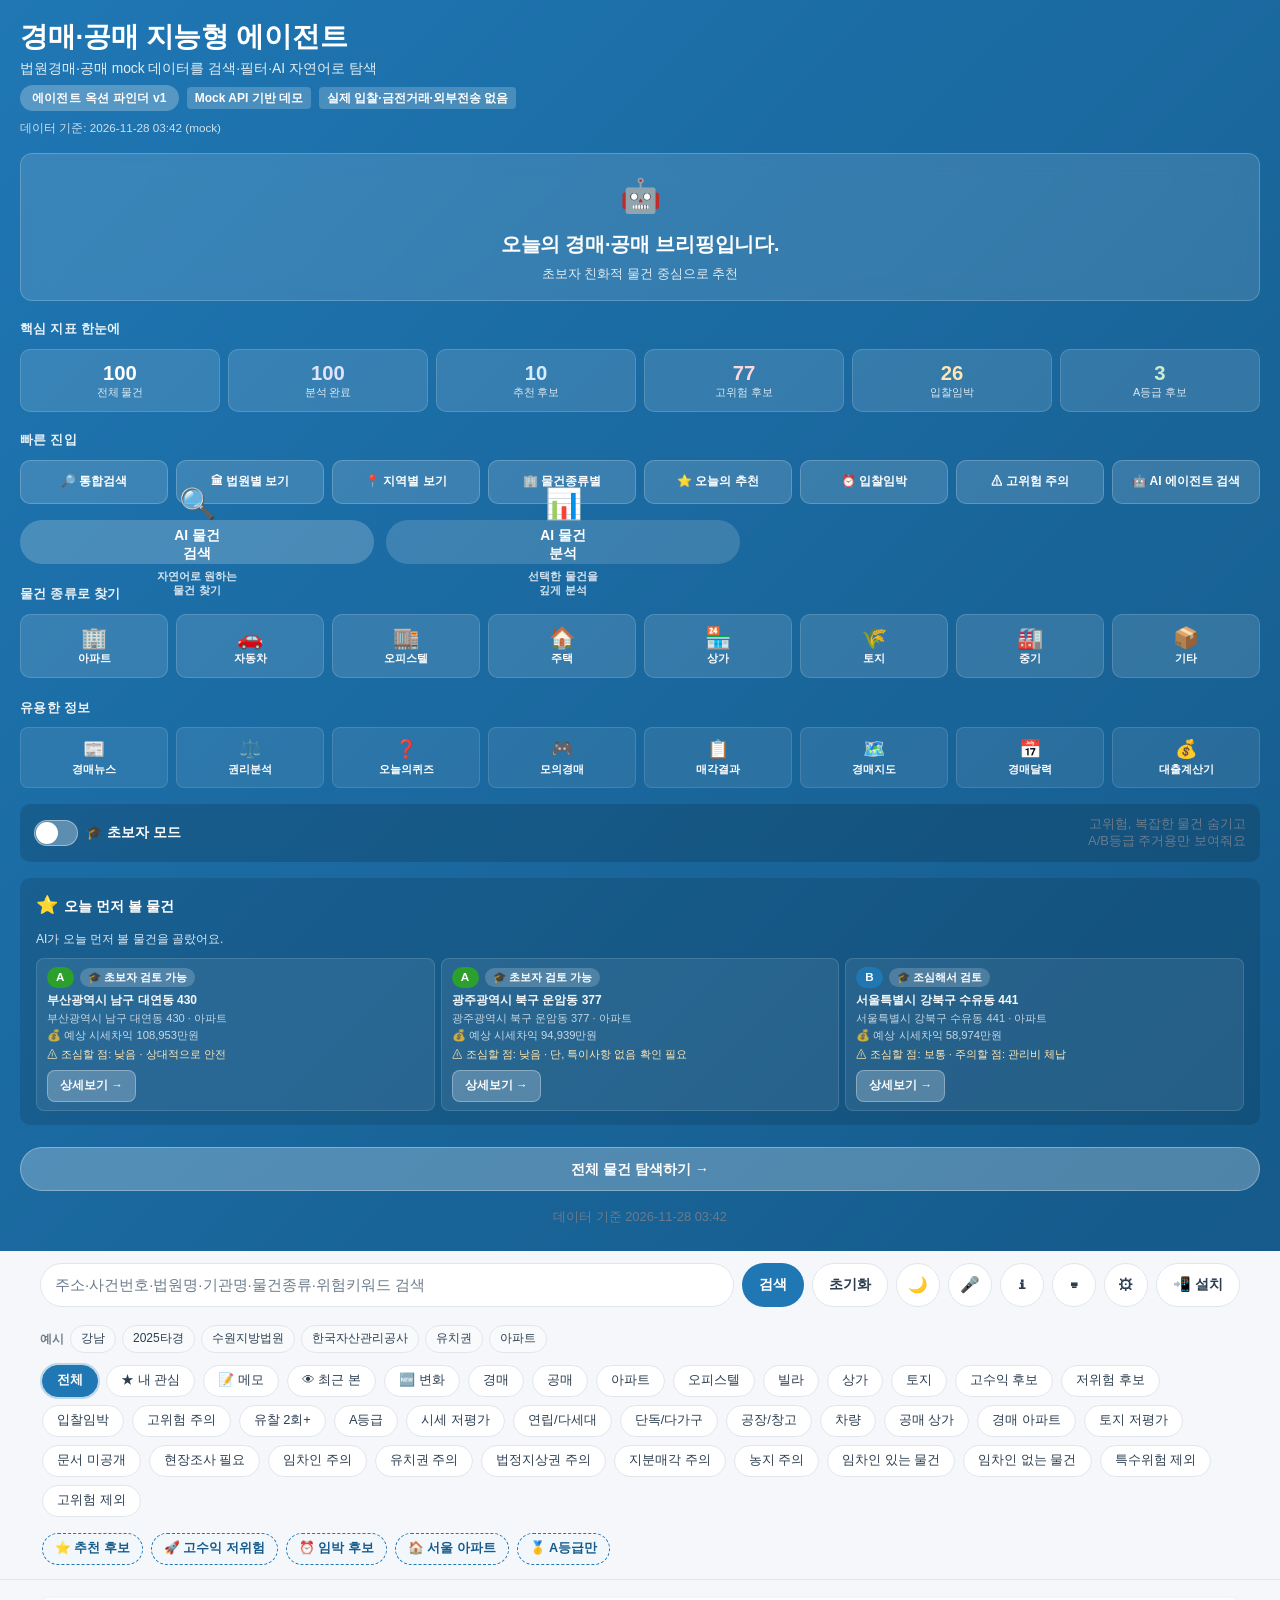
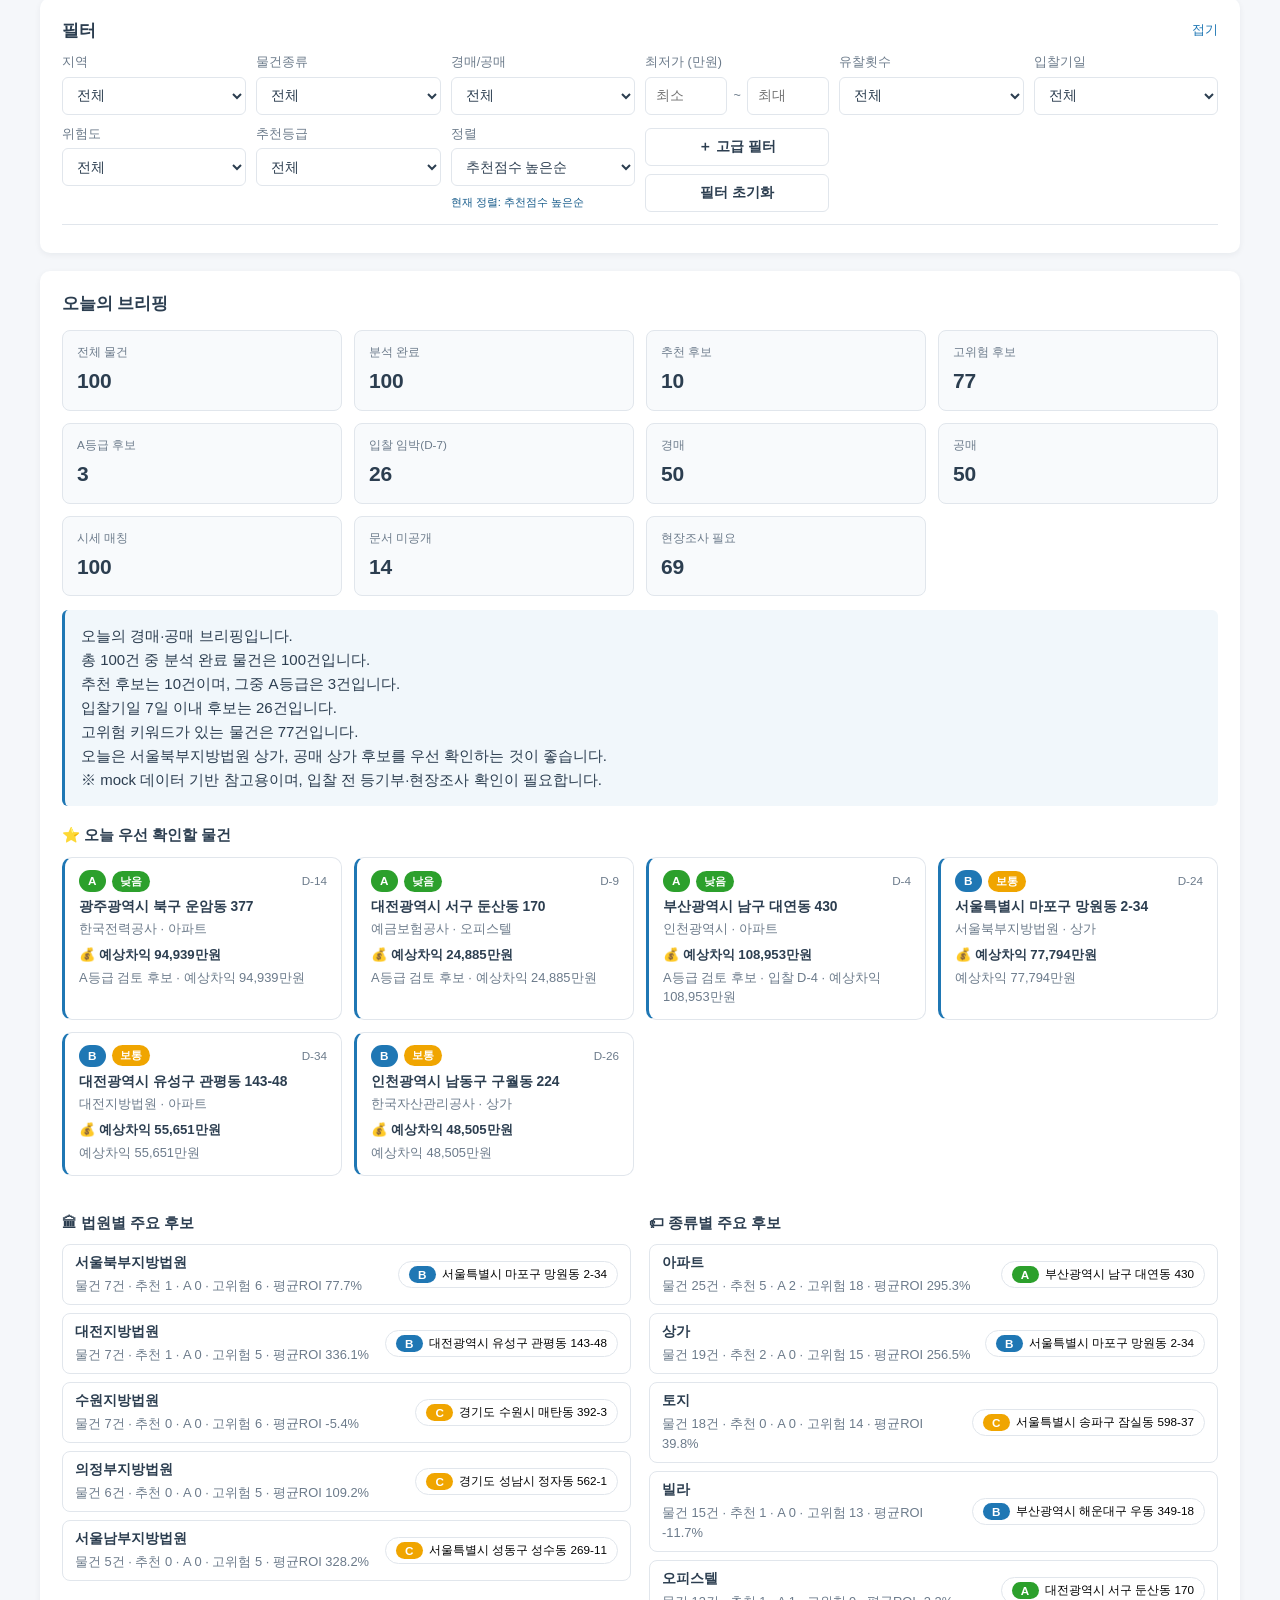
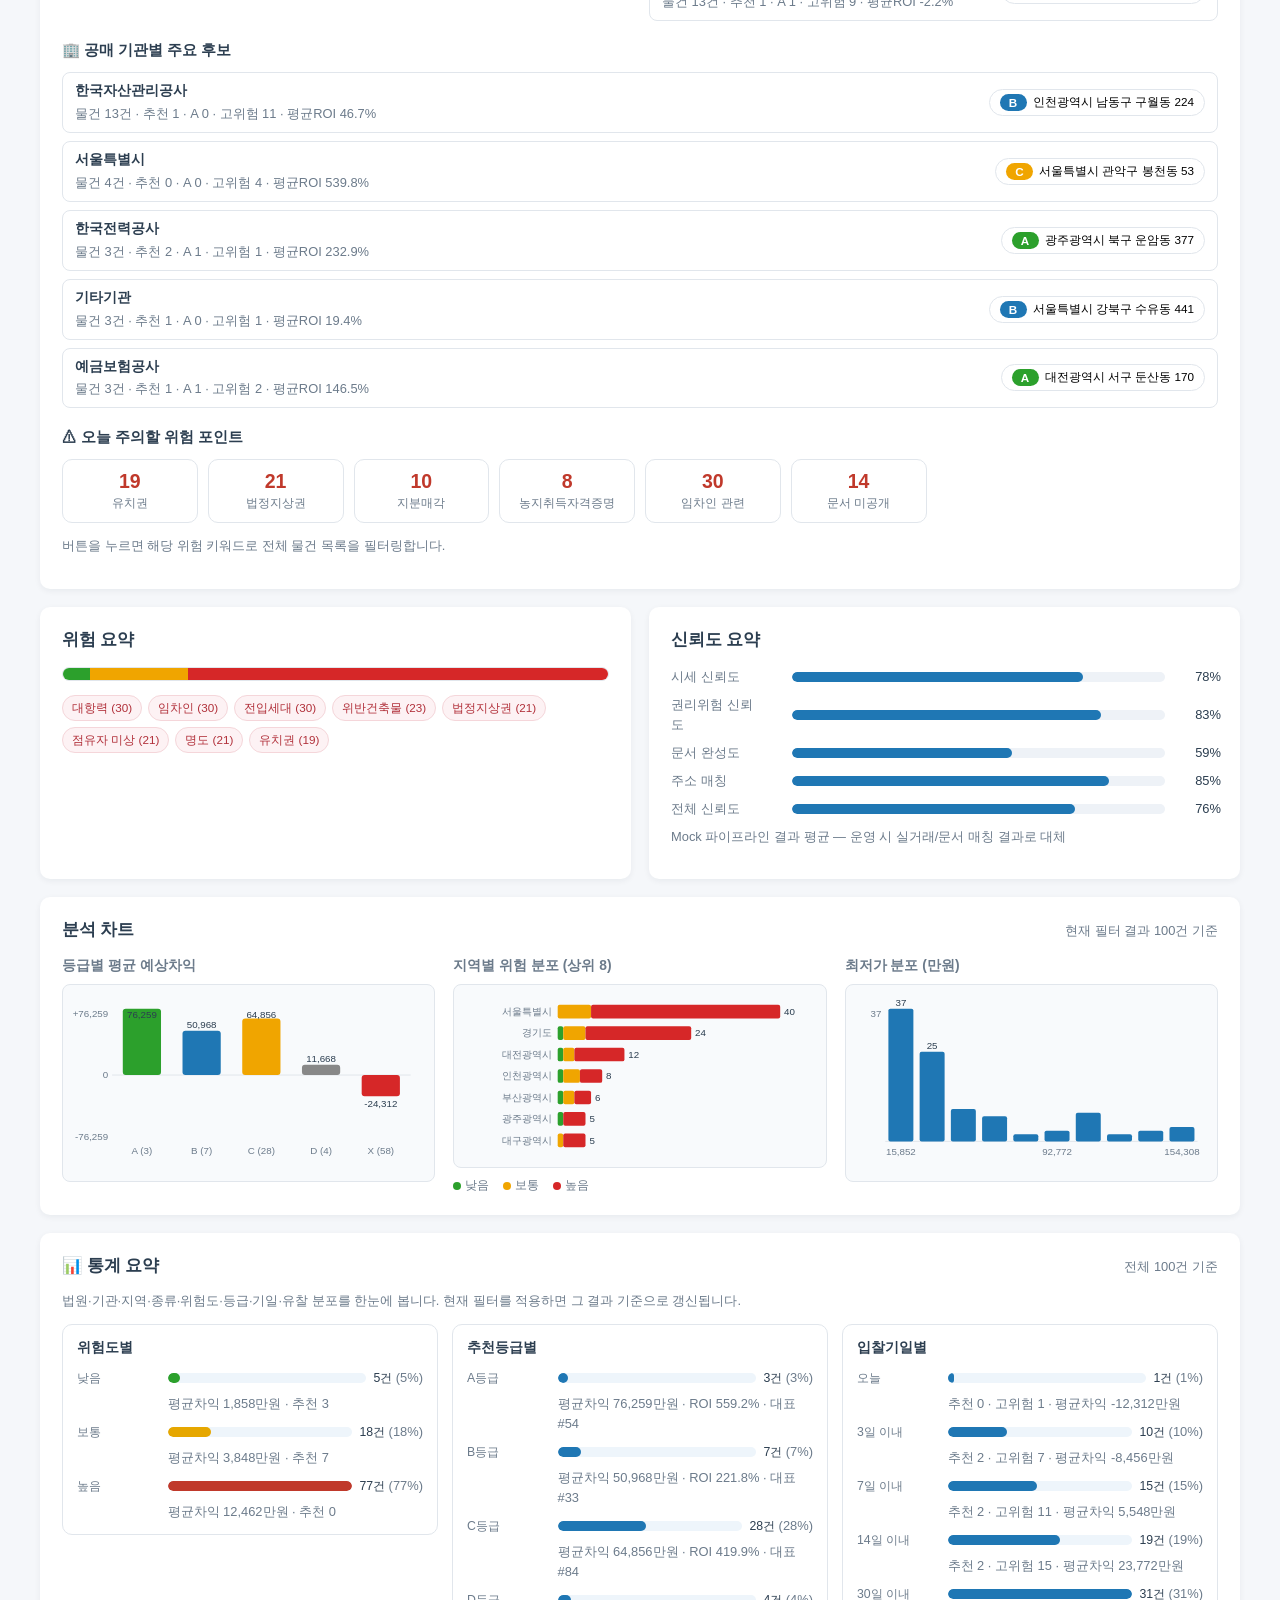
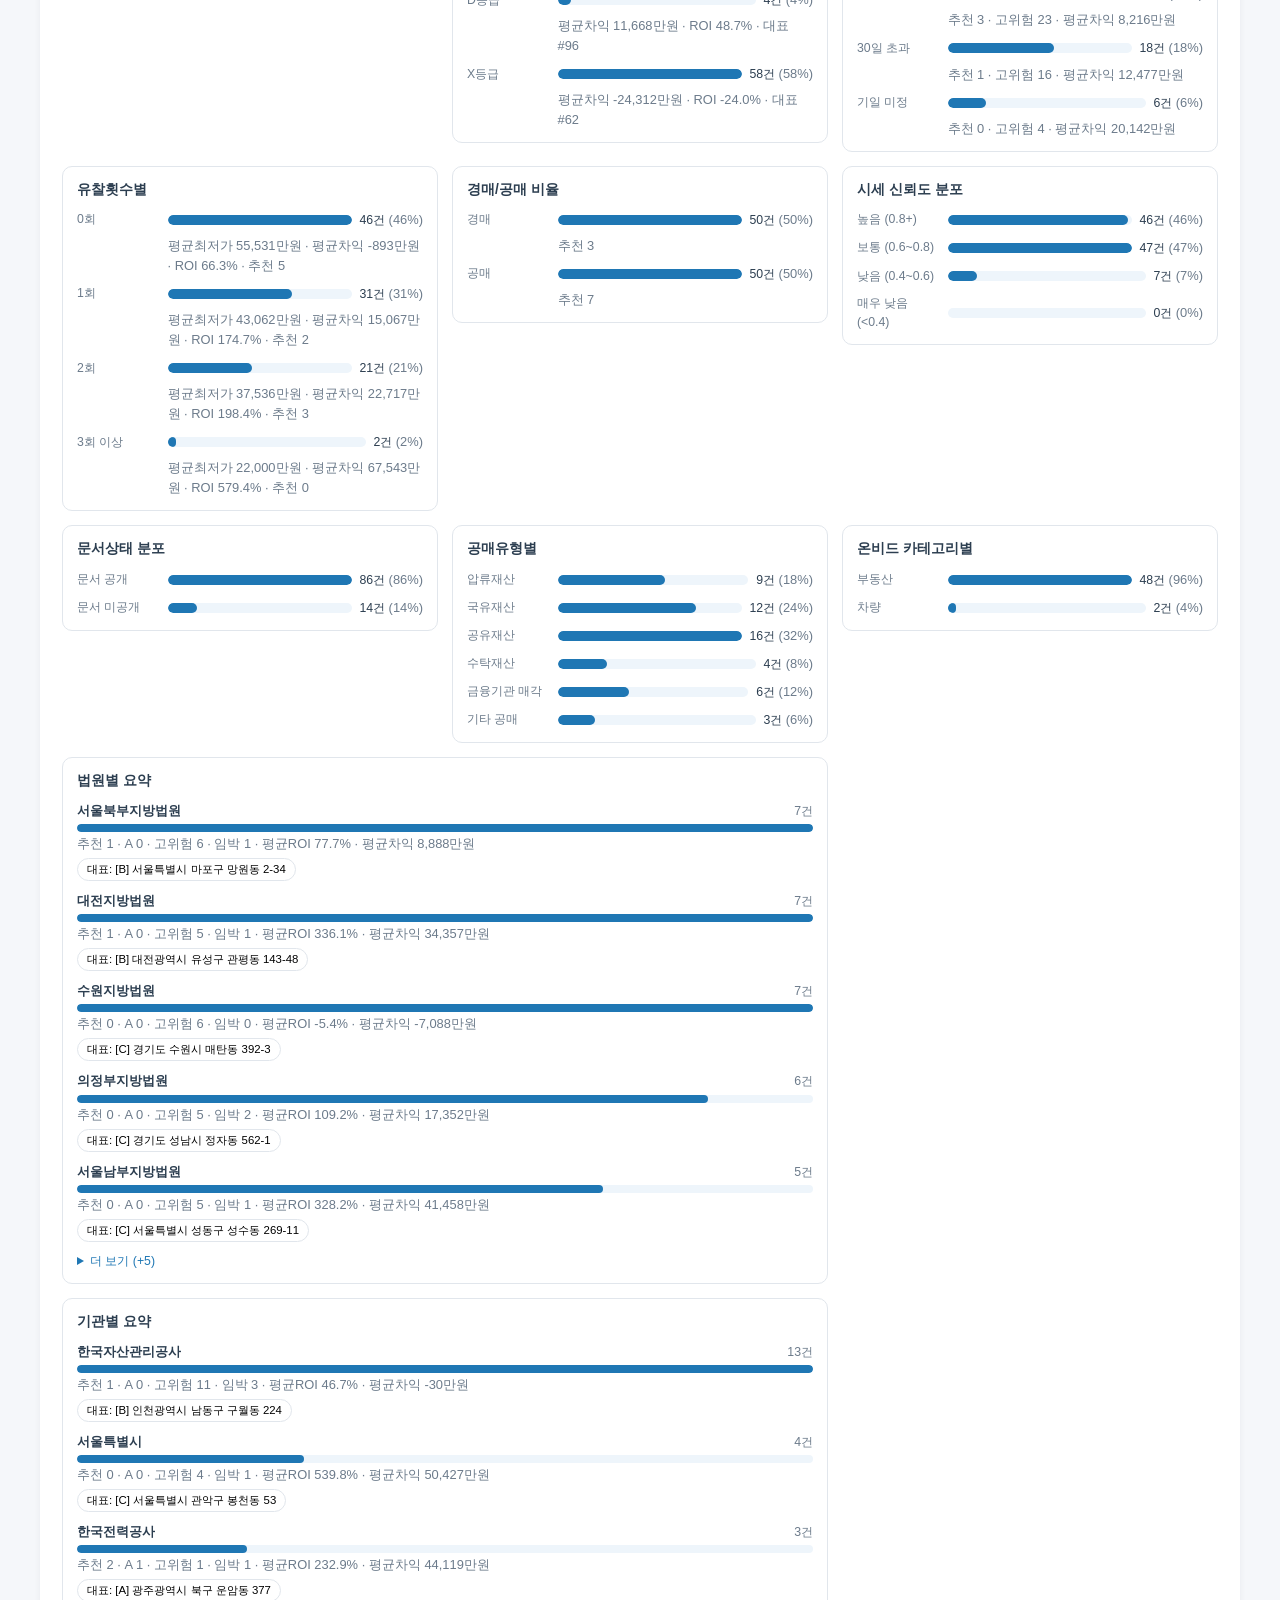
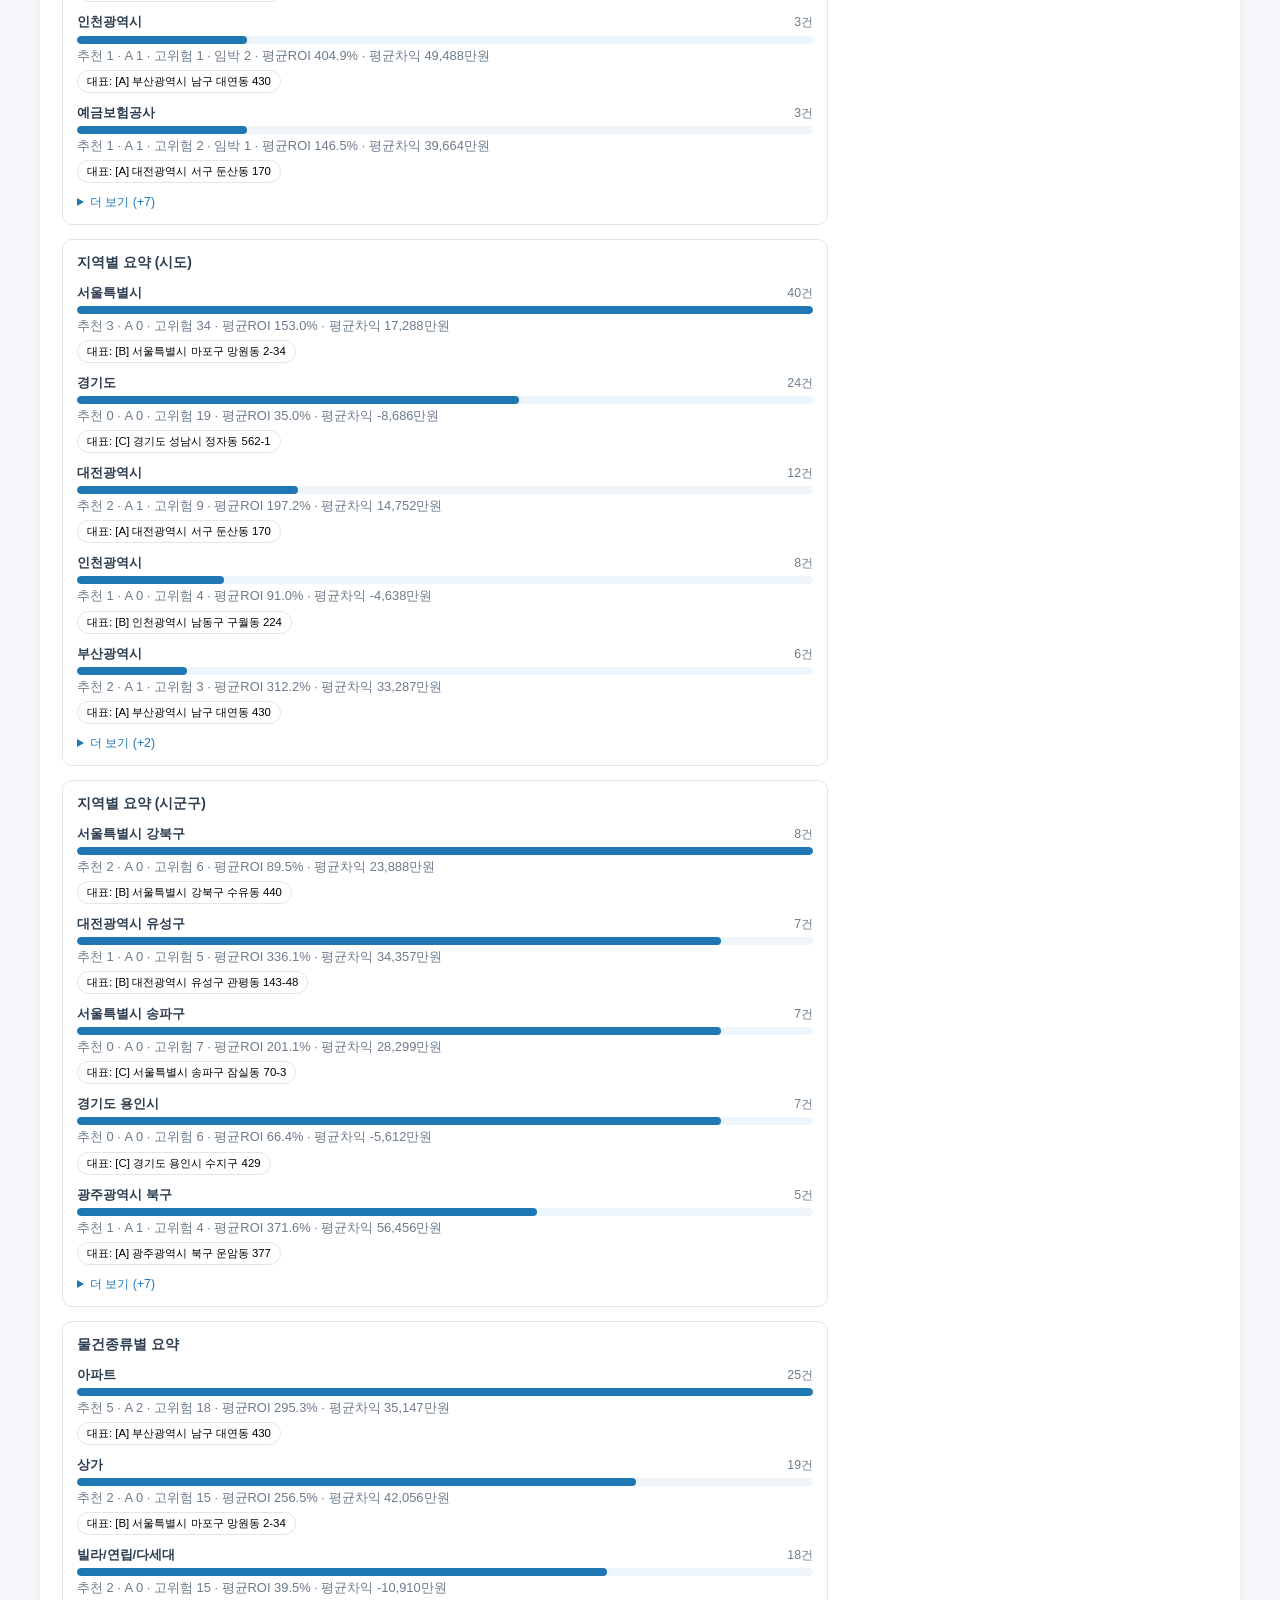
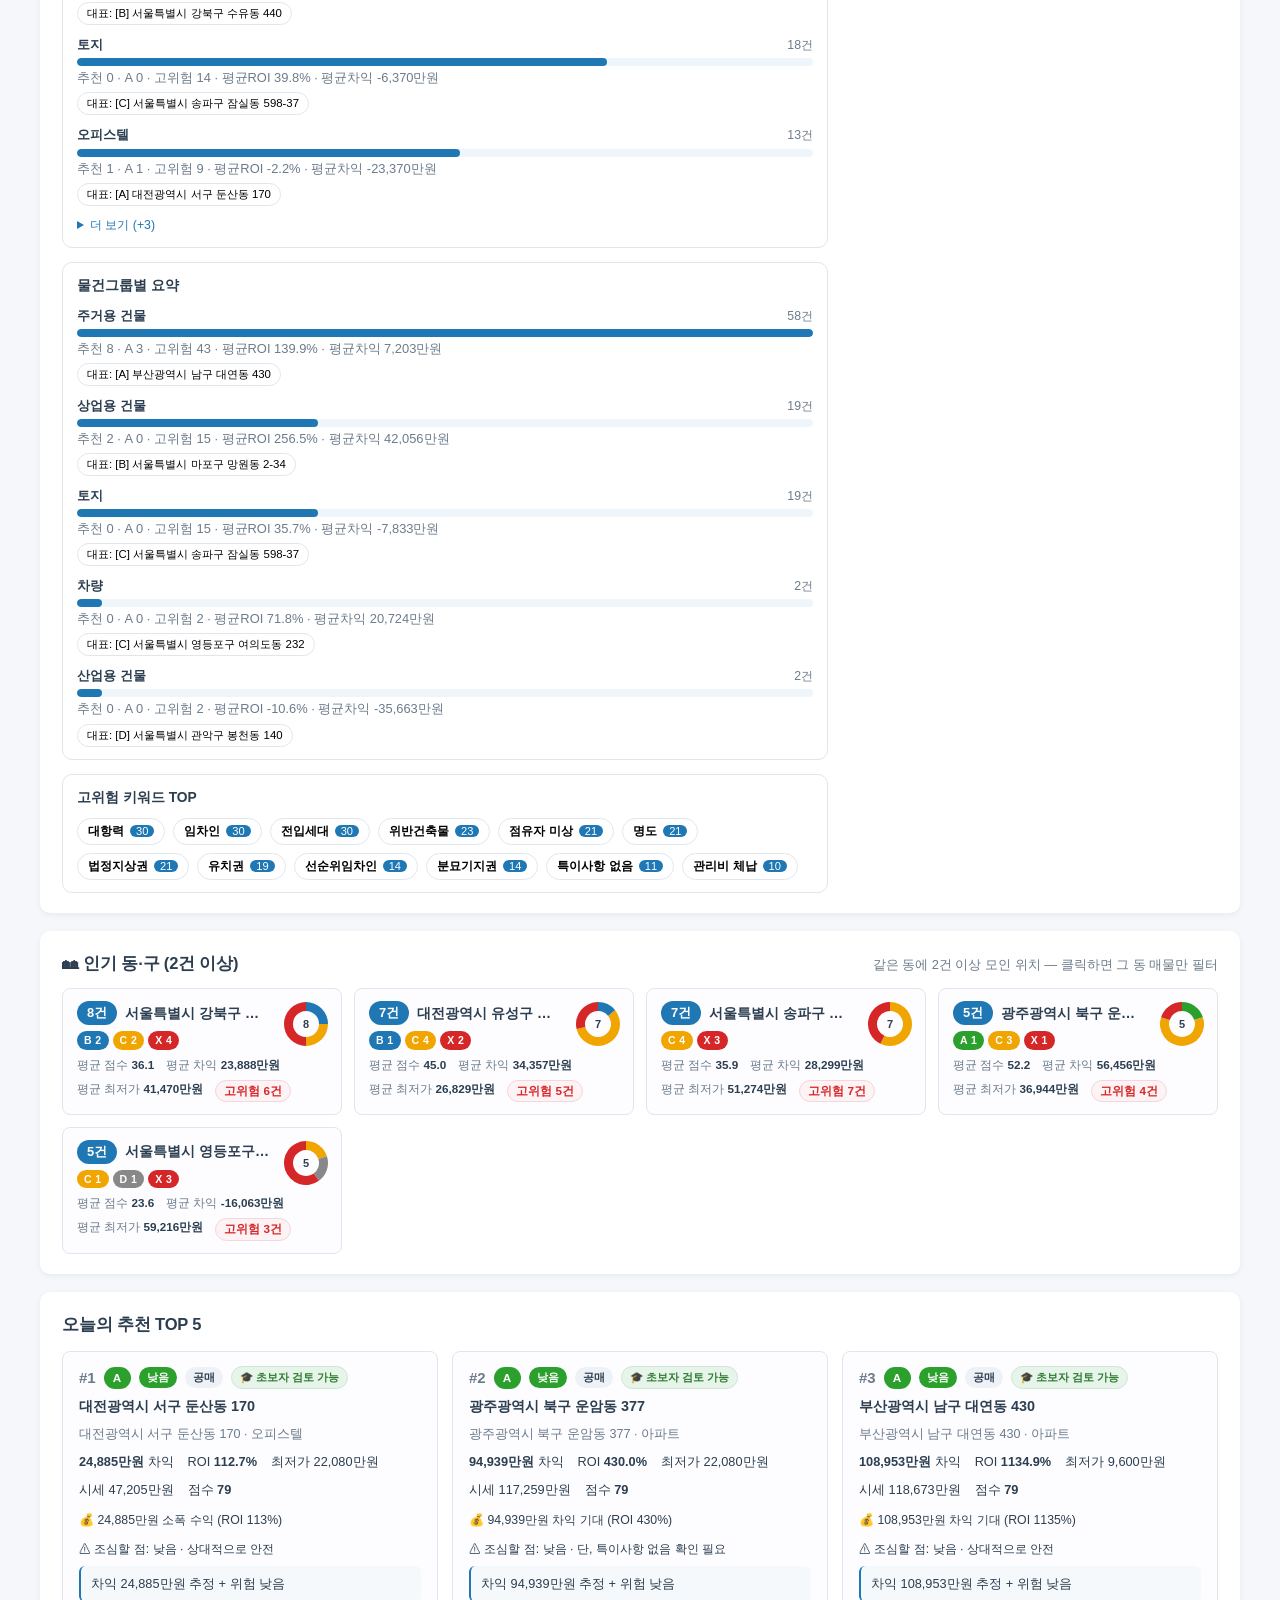
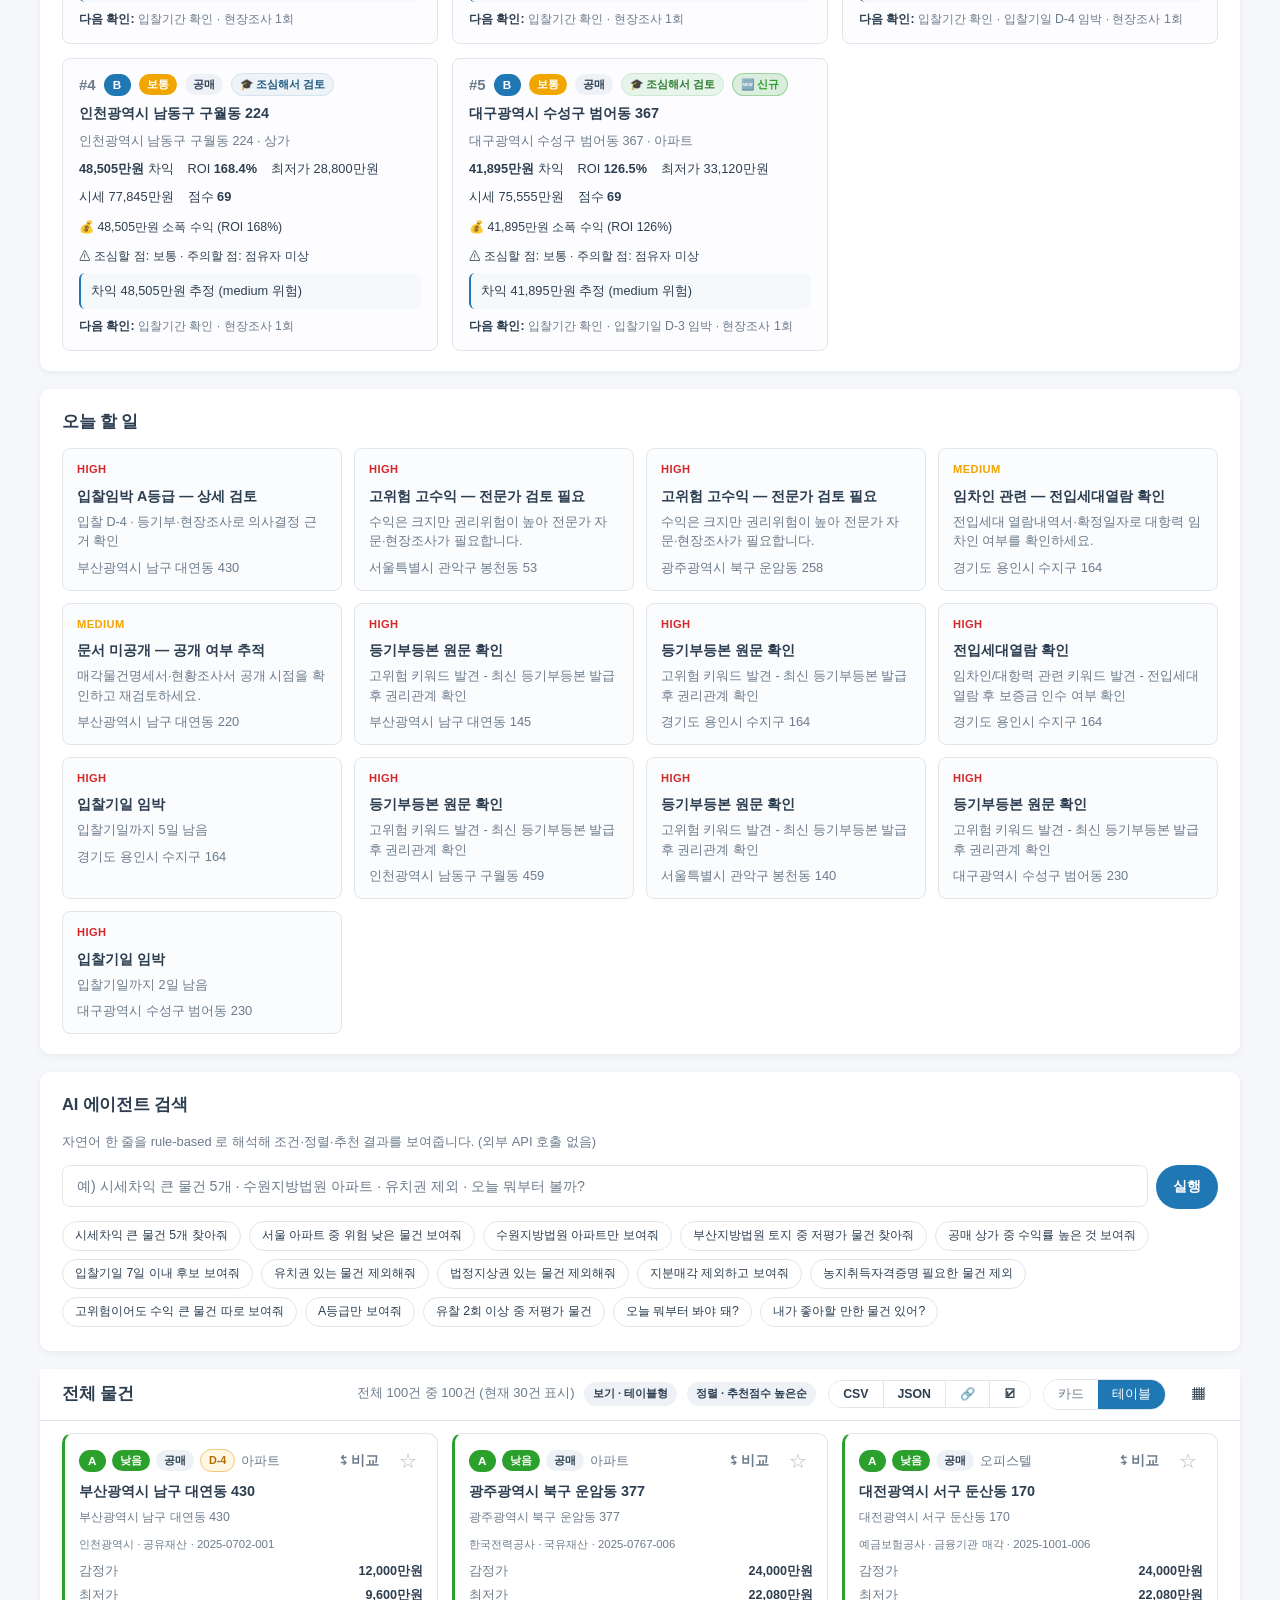
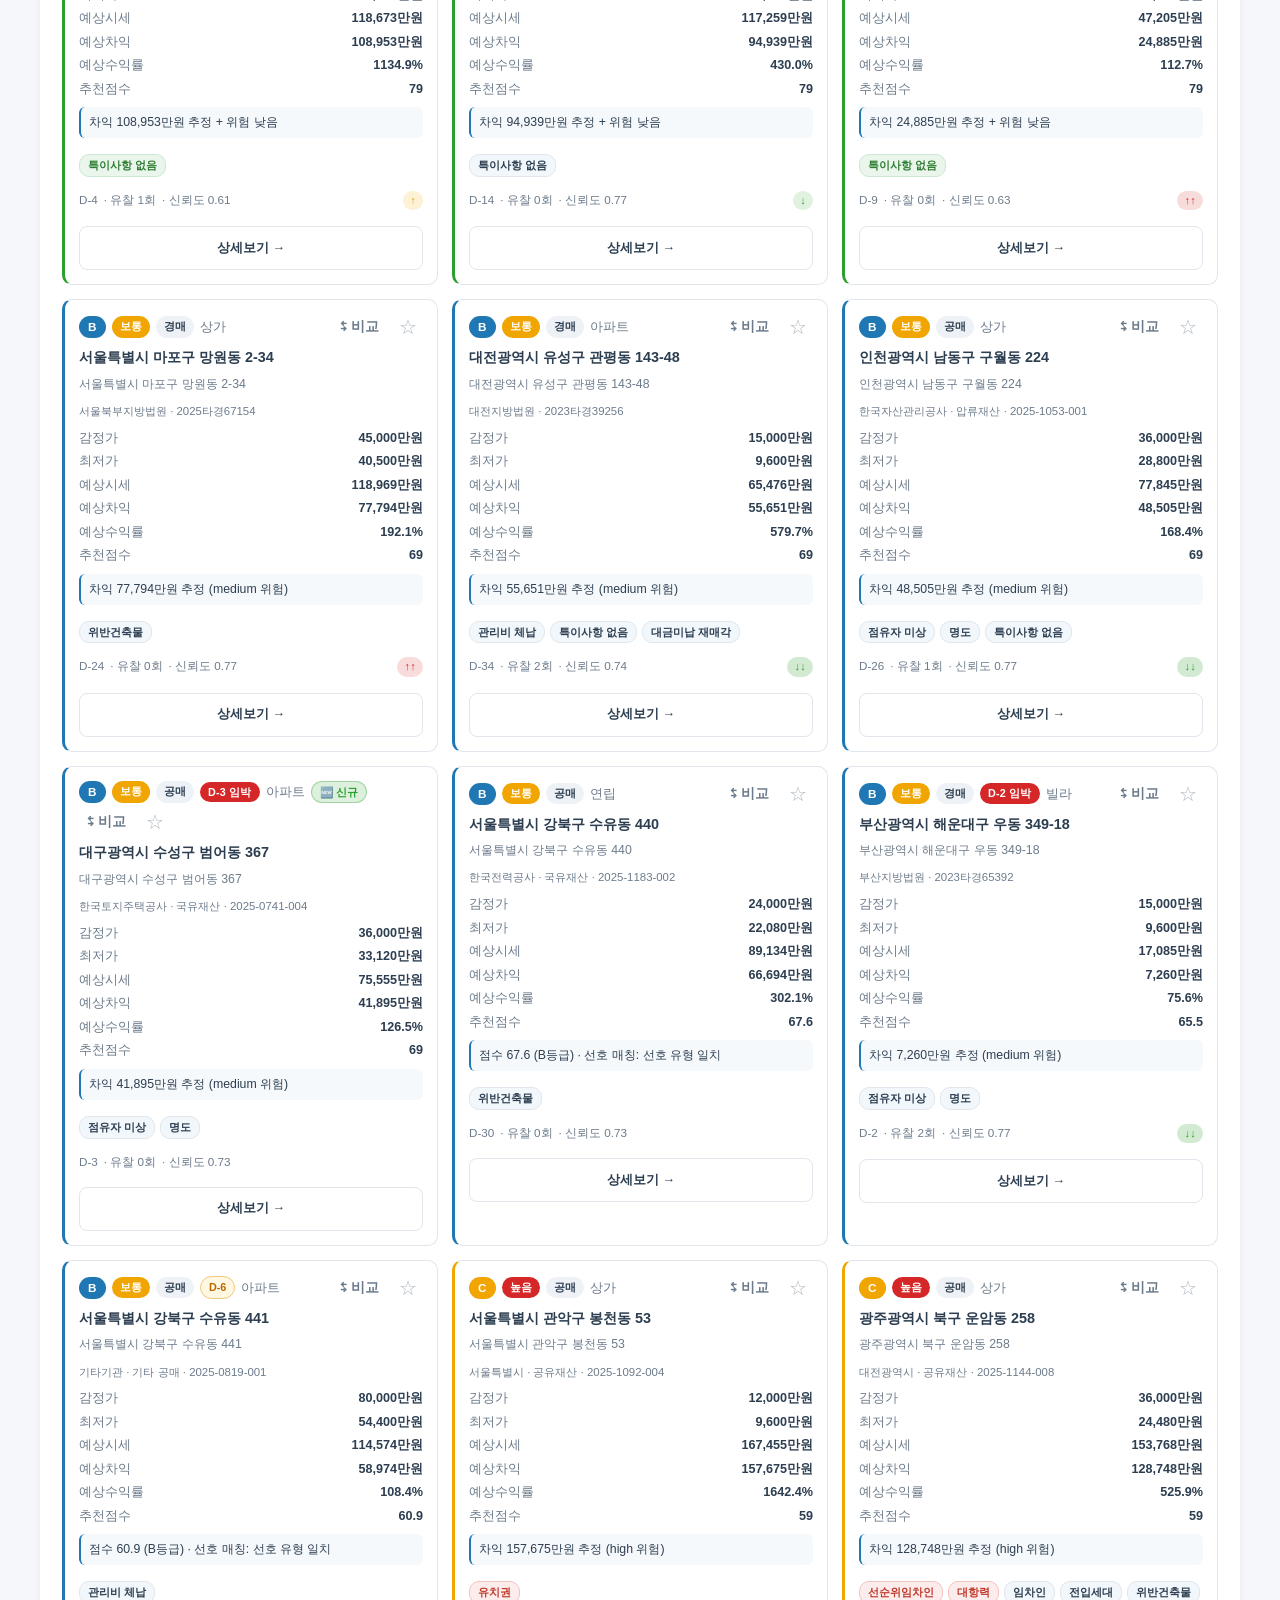
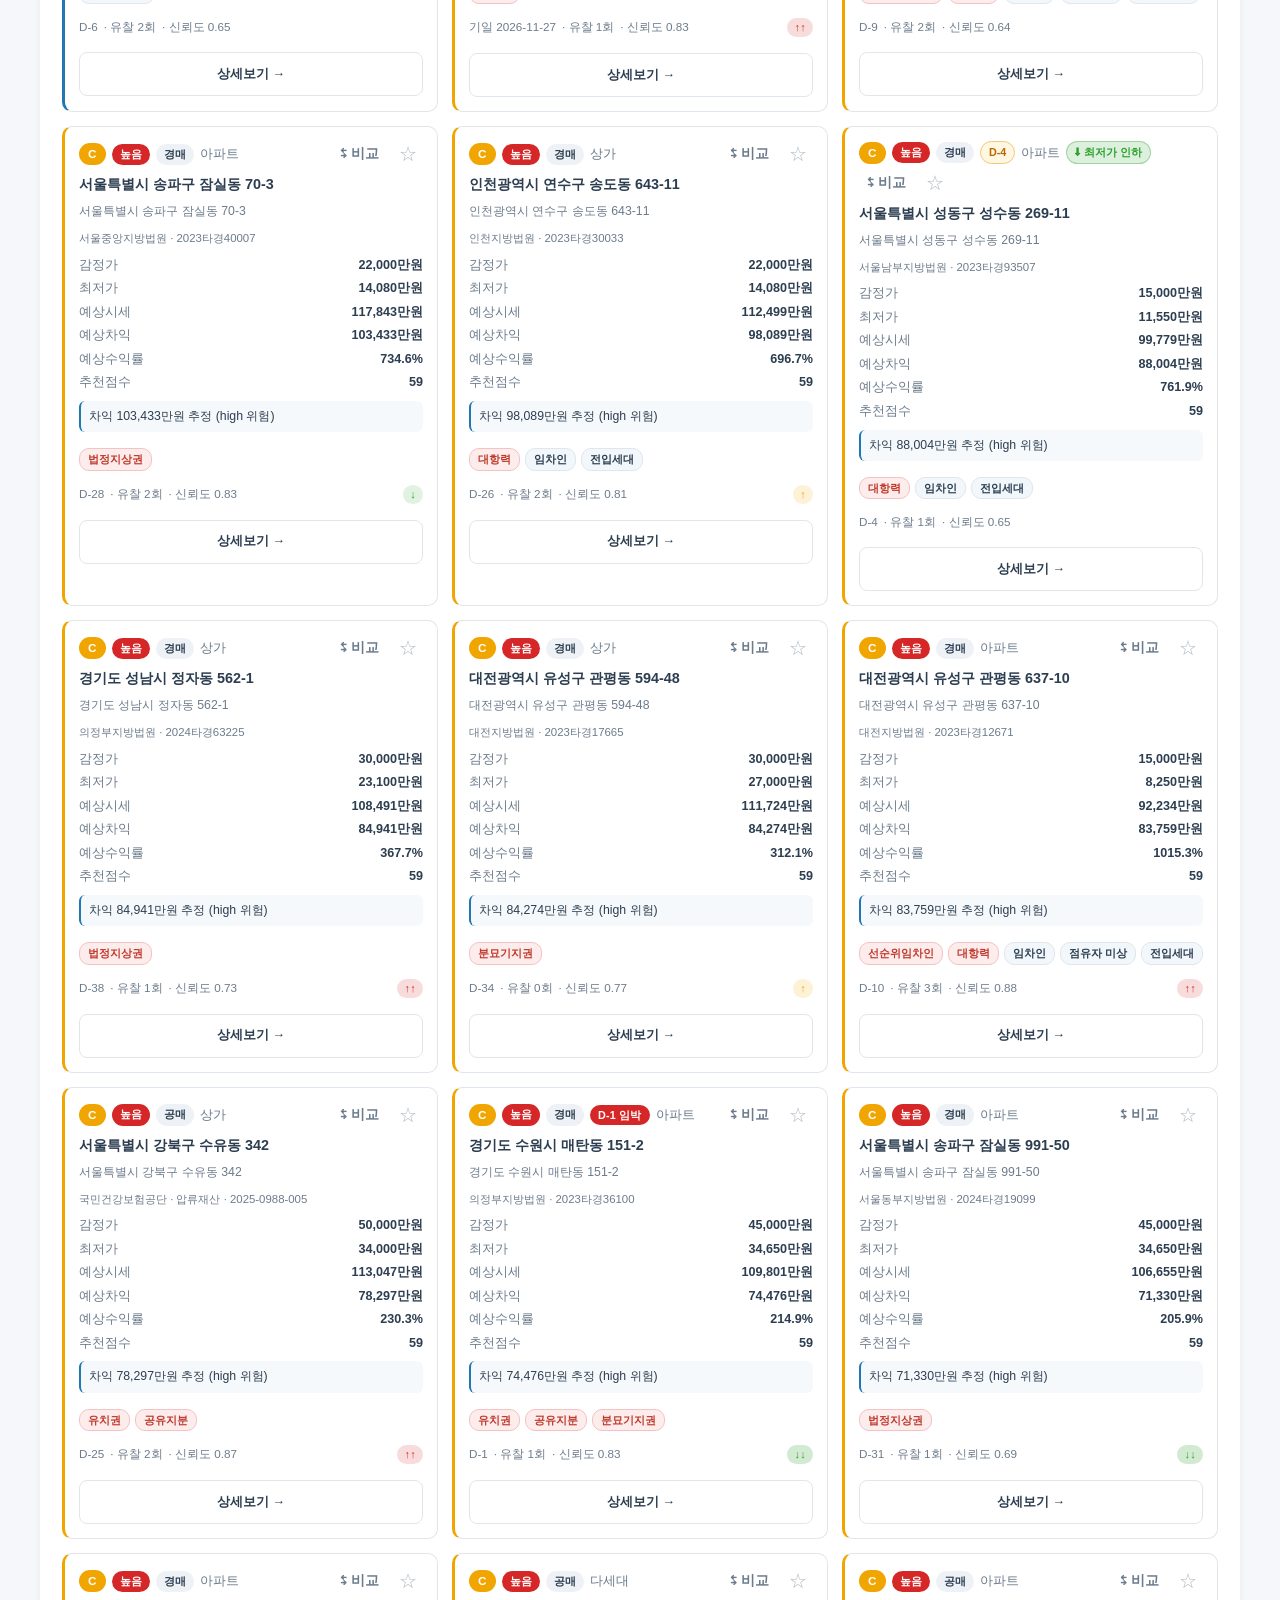
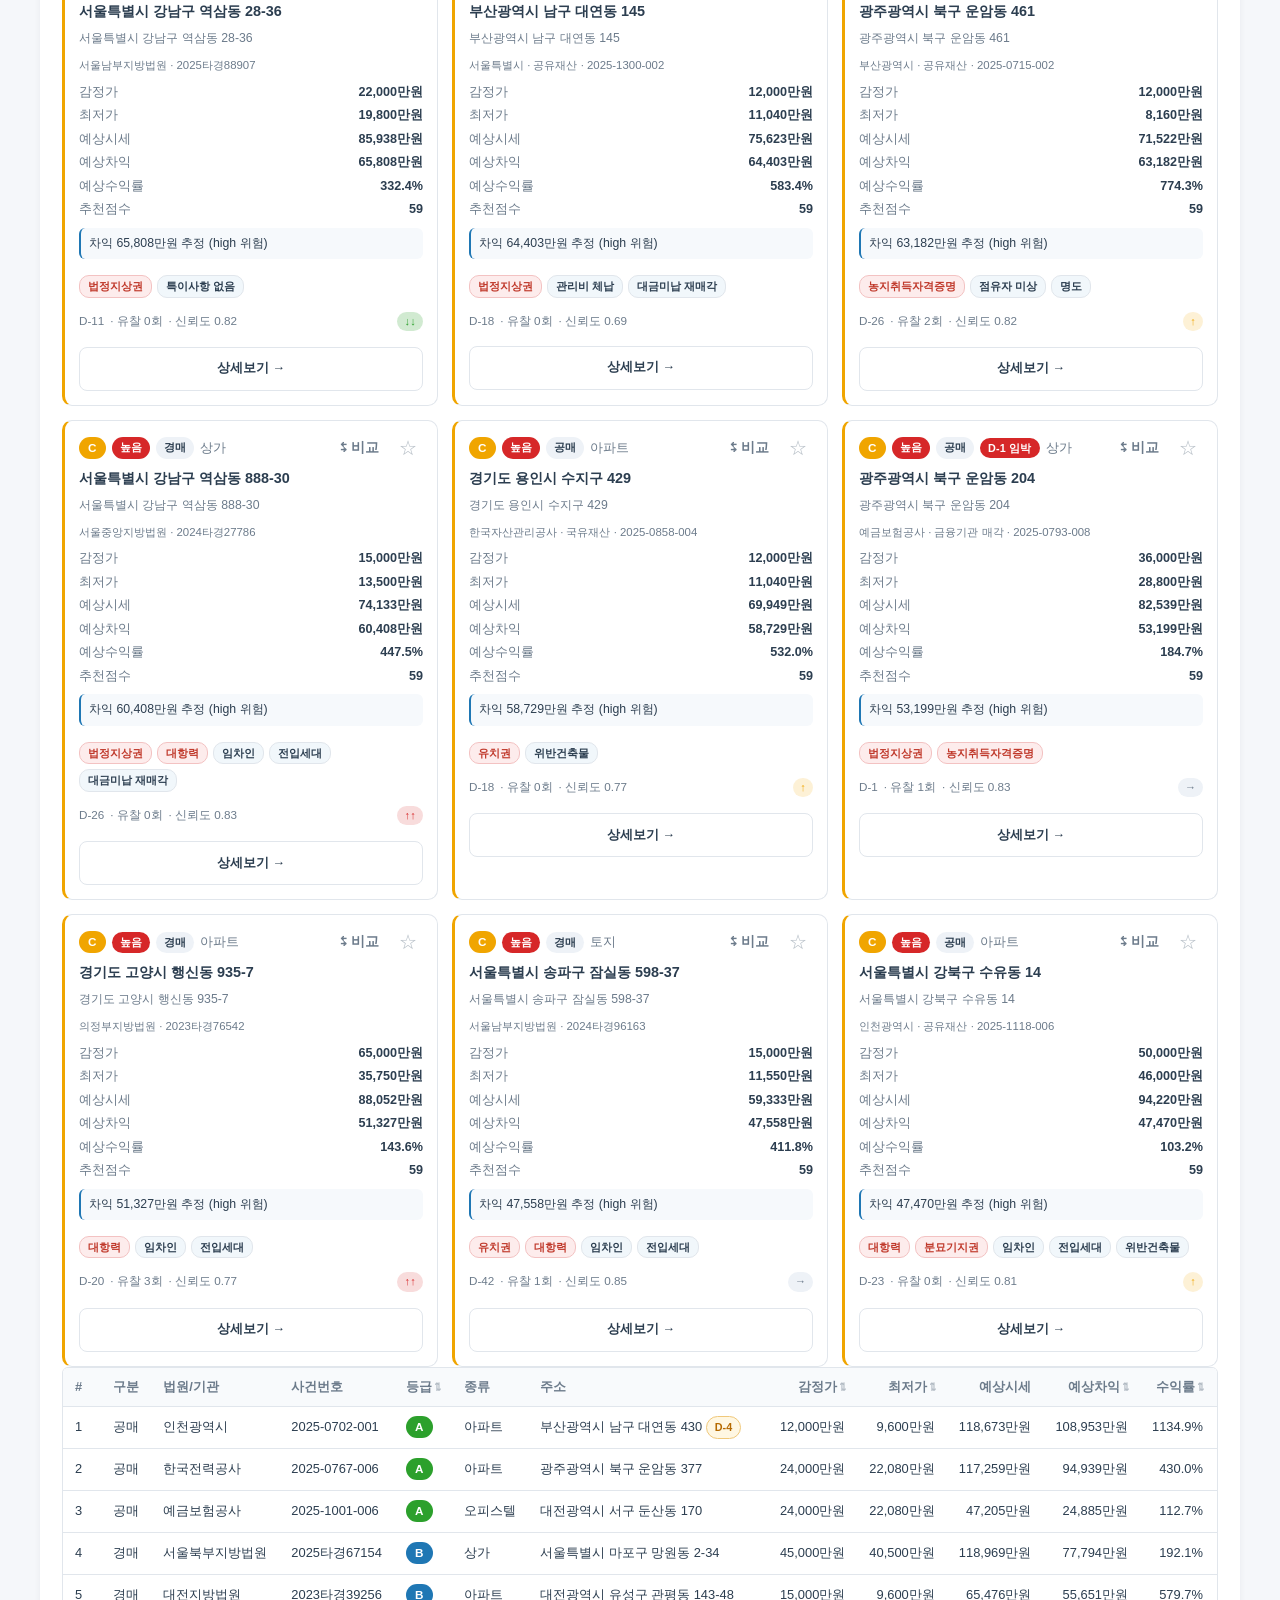
<file: docs/index.html>
<!DOCTYPE html>
<html lang="ko">
<head>
  <meta charset="UTF-8" />
  <meta name="viewport" content="width=device-width, initial-scale=1.0, viewport-fit=cover" />
  <meta name="theme-color" content="#1f77b4" />
  <title>경매·공매 지능형 에이전트 — 탐색형 대시보드</title>
  <meta name="description" content="법원경매·공매 mock 데이터를 검색·필터·AI 추천으로 탐색하는 정적 대시보드. 실제 입찰/금전거래는 하지 않습니다." />
  <meta name="robots" content="index,follow" />
  <link rel="canonical" href="https://1976haru.github.io/auction/" />
  <!-- Open Graph / Twitter -->
  <meta property="og:type" content="website" />
  <meta property="og:url" content="https://1976haru.github.io/auction/" />
  <meta property="og:title" content="경매·공매 지능형 에이전트" />
  <meta property="og:description" content="법원경매·공매 mock 데이터를 검색·필터·AI 자연어로 탐색하는 정적 대시보드. PWA 설치 지원, 라이브러리 0." />
  <meta property="og:image" content="https://1976haru.github.io/auction/icons/icon.svg" />
  <meta property="og:locale" content="ko_KR" />
  <meta name="twitter:card" content="summary" />
  <meta name="twitter:title" content="경매·공매 지능형 에이전트" />
  <meta name="twitter:description" content="법원경매·공매 mock 데이터를 검색·필터·AI로 탐색하는 정적 대시보드." />
  <link rel="manifest" href="manifest.webmanifest" />
  <link rel="icon" type="image/svg+xml" href="icons/icon.svg" />
  <link rel="apple-touch-icon" href="icons/icon.svg" />
  <link rel="alternate" type="application/rss+xml" title="경매·공매 추천 매물 (점수순)" href="feed.xml" />
  <meta name="apple-mobile-web-app-capable" content="yes" />
  <meta name="apple-mobile-web-app-status-bar-style" content="default" />
  <meta name="apple-mobile-web-app-title" content="경매에이전트" />
  <link rel="stylesheet" href="styles.css" />
  <script>
    /* FOUC 방지: 저장된 테마 / OS 다크 우선 */
    (function () {
      try {
        var saved = localStorage.getItem("auction:theme:v1");
        if (saved === "dark" || saved === "light") {
          document.documentElement.setAttribute("data-theme", saved);
        }
      } catch (e) {}
    })();
  </script>
</head>
<body>
  <noscript>
    <div style="padding:18px 20px; background:#fdf2f4; color:#b1303a; border-bottom:1px solid #f5d6da; font-family:-apple-system, 'Apple SD Gothic Neo', 'Noto Sans KR', sans-serif">
      이 대시보드는 클라이언트(브라우저)에서 검색·필터·차트를 처리하므로 JavaScript 가 필요합니다.
      브라우저 설정에서 JavaScript 를 켜거나 다른 브라우저로 열어 주세요.
    </div>
  </noscript>
  <!-- ★ 홈 화면: 에이전트 옥션 파인더 v1 -->
  <header class="app-home" id="section-app-home">
    <div class="container app-home-inner">
      <!-- 서비스 히어로 (서비스명 · 부제 · 배지 · 데이터 기준) -->
      <div class="app-hero">
        <h1 class="app-title">경매·공매 지능형 에이전트</h1>
        <p class="app-subtitle">법원경매·공매 mock 데이터를 검색·필터·AI 자연어로 탐색</p>
        <div class="app-badges">
          <span class="badge badge-app">에이전트 옥션 파인더 v1</span>
          <span class="badge badge-mock">Mock API 기반 데모</span>
          <span class="badge badge-no-bid">실제 입찰·금전거래·외부전송 없음</span>
        </div>
        <p class="app-data-ts caption" id="app-data-ts">데이터 기준: —</p>
      </div>

      <!-- AI 브리핑 (큼) -->
      <div class="app-briefing" id="app-briefing-box">
        <div class="briefing-emoji">🤖</div>
        <div class="briefing-text" id="app-briefing-text">오늘은 3개 물건만 먼저 보면 됩니다</div>
        <div class="briefing-sub">초보자 친화적 물건 중심으로 추천</div>
      </div>

      <!-- 핵심 지표 요약 카드 -->
      <div class="app-status" id="app-status">
        <div class="status-head">핵심 지표 한눈에</div>
        <div class="status-grid" id="status-grid"></div>
      </div>

      <!-- 빠른 진입 버튼 -->
      <nav class="app-quicknav" aria-label="빠른 진입">
        <div class="quicknav-head">빠른 진입</div>
        <div class="quicknav-grid">
          <button class="quicknav-btn" data-quick="search" type="button">🔎 통합검색</button>
          <button class="quicknav-btn" data-quick="court" type="button">🏛 법원별 보기</button>
          <button class="quicknav-btn" data-quick="region" type="button">📍 지역별 보기</button>
          <button class="quicknav-btn" data-quick="type" type="button">🏢 물건종류별</button>
          <button class="quicknav-btn" data-quick="rec" type="button">⭐ 오늘의 추천</button>
          <button class="quicknav-btn" data-quick="urgent" type="button">⏰ 입찰임박</button>
          <button class="quicknav-btn" data-quick="risk" type="button">⚠ 고위험 주의</button>
          <button class="quicknav-btn" data-quick="ai" type="button">🤖 AI 에이전트 검색</button>
        </div>
      </nav>

      <!-- 메인 버튼 (2열) -->
      <div class="app-main-buttons">
        <button class="btn btn-large btn-ai-search" id="btn-ai-search" type="button" aria-label="AI 물건 검색">
          <span class="emoji">🔍</span>
          <span class="label">AI 물건<br/>검색</span>
          <span class="sub">자연어로 원하는<br/>물건 찾기</span>
        </button>
        <button class="btn btn-large btn-ai-analyze" id="btn-ai-analyze" type="button" aria-label="AI 물건 분석">
          <span class="emoji">📊</span>
          <span class="label">AI 물건<br/>분석</span>
          <span class="sub">선택한 물건을<br/>깊게 분석</span>
        </button>
      </div>

      <!-- 카테고리 아이콘 메뉴 (4열 모바일) -->
      <div class="app-categories">
        <div class="cat-head">물건 종류로 찾기</div>
        <div class="cat-grid">
          <button class="cat-btn" data-category="아파트" title="아파트">
            <span class="cat-icon">🏢</span>
            <span class="cat-label">아파트</span>
          </button>
          <button class="cat-btn" data-category="자동차" title="자동차">
            <span class="cat-icon">🚗</span>
            <span class="cat-label">자동차</span>
          </button>
          <button class="cat-btn" data-category="오피스텔" title="오피스텔">
            <span class="cat-icon">🏬</span>
            <span class="cat-label">오피스텔</span>
          </button>
          <button class="cat-btn" data-category="주택" title="주택">
            <span class="cat-icon">🏠</span>
            <span class="cat-label">주택</span>
          </button>
          <button class="cat-btn" data-category="상가" title="상가">
            <span class="cat-icon">🏪</span>
            <span class="cat-label">상가</span>
          </button>
          <button class="cat-btn" data-category="토지" title="토지">
            <span class="cat-icon">🌾</span>
            <span class="cat-label">토지</span>
          </button>
          <button class="cat-btn" data-category="중기" title="중기">
            <span class="cat-icon">🏭</span>
            <span class="cat-label">중기</span>
          </button>
          <button class="cat-btn" data-category="기타" title="기타">
            <span class="cat-icon">📦</span>
            <span class="cat-label">기타</span>
          </button>
        </div>
      </div>

      <!-- 추가 메뉴 (2x4) -->
      <div class="app-utilities">
        <div class="util-head">유용한 정보</div>
        <div class="util-grid">
          <button class="util-btn" data-utility="news" title="경매 뉴스">
            <span class="util-icon">📰</span>
            <span class="util-label">경매뉴스</span>
          </button>
          <button class="util-btn" data-utility="rights" title="권리 분석">
            <span class="util-icon">⚖️</span>
            <span class="util-label">권리분석</span>
          </button>
          <button class="util-btn" data-utility="quiz" title="오늘의 퀴즈">
            <span class="util-icon">❓</span>
            <span class="util-label">오늘의퀴즈</span>
          </button>
          <button class="util-btn" data-utility="simulation" title="모의 경매">
            <span class="util-icon">🎮</span>
            <span class="util-label">모의경매</span>
          </button>
          <button class="util-btn" data-utility="results" title="매각 결과">
            <span class="util-icon">📋</span>
            <span class="util-label">매각결과</span>
          </button>
          <button class="util-btn" data-utility="map" title="경매 지도">
            <span class="util-icon">🗺️</span>
            <span class="util-label">경매지도</span>
          </button>
          <button class="util-btn" data-utility="calendar" title="경매 달력">
            <span class="util-icon">📅</span>
            <span class="util-label">경매달력</span>
          </button>
          <button class="util-btn" data-utility="loan" title="대출 계산기">
            <span class="util-icon">💰</span>
            <span class="util-label">대출계산기</span>
          </button>
        </div>
      </div>

      <!-- 초보자 모드 토글 -->
      <div class="app-beginner-mode">
        <label class="beginner-toggle">
          <input type="checkbox" id="beginner-mode-toggle" />
          <span class="toggle-switch"></span>
          <span class="toggle-label">🎓 초보자 모드</span>
        </label>
        <span class="toggle-hint caption">고위험, 복잡한 물건 숨기고<br/>A/B등급 주거용만 보여줘요</span>
      </div>

      <!-- 오늘 먼저 볼 물건 (오늘할일) -->
      <div class="app-today-items" id="app-today-items">
        <div class="today-head">
          <span class="today-icon">⭐</span>
          <span class="today-title">오늘 먼저 볼 물건</span>
        </div>
        <div class="today-items" id="today-items-list"></div>
      </div>

      <!-- 탐색하기 버튼 -->
      <div class="app-cta">
        <button class="btn btn-primary btn-explore" type="button" id="btn-explore">
          전체 물건 탐색하기 →
        </button>
      </div>

      <!-- 생성 시각 -->
      <p class="app-footer caption">
        <span id="generated-at"></span>
      </p>
    </div>
  </header>

  <!-- 검색 바 (스티키) -->
  <section class="search-section" id="search-section">
    <div class="container search-inner">
      <div class="search-bar">
        <input type="search" id="q-input" placeholder="주소·사건번호·법원명·기관명·물건종류·위험키워드 검색" aria-label="통합 검색 (주소·사건번호·관리번호·법원명·기관명·지역·물건종류·위험키워드·추천이유)" autocomplete="off" aria-haspopup="listbox" aria-controls="search-suggest" />
        <button class="btn btn-primary" id="q-submit">검색</button>
        <button class="btn btn-ghost" id="q-reset">초기화</button>
        <button class="btn btn-ghost theme-btn" id="theme-btn" type="button" aria-label="테마 전환" title="라이트/다크 모드 전환">🌙</button>
        <button class="btn btn-ghost voice-btn" id="voice-btn" type="button" aria-label="음성으로 검색" title="음성 검색 (한국어)" hidden>🎤</button>
        <button class="btn btn-ghost about-btn" id="about-btn" type="button" aria-label="이 앱 안내" title="이 앱은 무엇 / 어떻게 쓰나">ℹ</button>
        <button class="btn btn-ghost kbd-help-btn" id="kbd-help-btn" type="button" aria-label="키보드 단축키" title="키보드 단축키 (?)">⌨</button>
        <button class="btn btn-ghost settings-btn" id="settings-btn" type="button" aria-label="설정 / 데이터 백업" title="설정 (데이터 백업·복원)">⚙</button>
        <button class="btn btn-ghost install-btn" id="install-btn" hidden type="button" aria-label="홈 화면에 설치" title="홈 화면에 설치">📲 설치</button>
        <div class="search-suggest" id="search-suggest" role="listbox" hidden></div>
      </div>
      <div class="search-examples" aria-label="검색 예시">
        <span class="search-ex-label">예시</span>
        <button class="search-ex-chip" type="button" data-ex="강남">강남</button>
        <button class="search-ex-chip" type="button" data-ex="2025타경">2025타경</button>
        <button class="search-ex-chip" type="button" data-ex="수원지방법원">수원지방법원</button>
        <button class="search-ex-chip" type="button" data-ex="한국자산관리공사">한국자산관리공사</button>
        <button class="search-ex-chip" type="button" data-ex="유치권">유치권</button>
        <button class="search-ex-chip" type="button" data-ex="아파트">아파트</button>
      </div>
      <div class="quick-chips" id="quick-chips" role="tablist" aria-label="빠른 메뉴"></div>
      <div class="preset-chips" id="preset-chips" aria-label="필터 프리셋"></div>
    </div>
  </section>

  <!-- ★ 매물 임박 배너 (D-3 이내가 있을 때만) -->
  <div class="urgent-banner" id="urgent-banner" hidden role="status" aria-live="polite">
    <div class="container urgent-banner-inner">
      <span class="urgent-banner-icon" aria-hidden="true">⏰</span>
      <span class="urgent-banner-msg" id="urgent-banner-msg"></span>
      <button class="urgent-banner-action" id="urgent-banner-action" type="button">관심 매물만 보기</button>
      <button class="urgent-banner-close" id="urgent-banner-close" type="button" aria-label="닫기">×</button>
    </div>
  </div>

  <main class="container">
    <!-- 필터 영역 -->
    <section class="card filter-card" id="section-filters">
      <div class="filter-head">
        <h2>필터</h2>
        <button class="link-btn" id="filter-toggle" aria-expanded="true">접기</button>
      </div>
      <div class="filter-body" id="filter-body">
        <div class="filter-grid">
          <label class="f-field"><span>지역</span>
            <select id="f-region"><option value="">전체</option></select>
          </label>
          <label class="f-field"><span>물건종류</span>
            <select id="f-type"><option value="">전체</option></select>
          </label>
          <label class="f-field"><span>경매/공매</span>
            <select id="f-source">
              <option value="">전체</option>
              <option value="auction">경매</option>
              <option value="public_sale">공매</option>
            </select>
          </label>
          <label class="f-field"><span>최저가 (만원)</span>
            <span class="range-inputs">
              <input type="number" id="f-price-min" placeholder="최소" min="0" />
              <span>~</span>
              <input type="number" id="f-price-max" placeholder="최대" min="0" />
            </span>
          </label>
          <label class="f-field"><span>유찰횟수</span>
            <select id="f-fail">
              <option value="">전체</option>
              <option value="0">0회</option>
              <option value="1">1회 이상</option>
              <option value="2">2회 이상</option>
              <option value="3">3회 이상</option>
            </select>
          </label>
          <label class="f-field"><span>입찰기일</span>
            <select id="f-due">
              <option value="">전체</option>
              <option value="3">3일 이내</option>
              <option value="7">7일 이내</option>
              <option value="14">14일 이내</option>
              <option value="30">30일 이내</option>
            </select>
          </label>
          <label class="f-field"><span>위험도</span>
            <select id="f-risk">
              <option value="">전체</option>
              <option value="low">낮음</option>
              <option value="medium">보통</option>
              <option value="high">높음</option>
            </select>
          </label>
          <label class="f-field"><span>추천등급</span>
            <select id="f-grade">
              <option value="">전체</option>
              <option value="A">A</option>
              <option value="B">B</option>
              <option value="C">C</option>
              <option value="D">D</option>
              <option value="X">X</option>
            </select>
          </label>
          <label class="f-field"><span>정렬</span>
            <select id="f-sort">
              <optgroup label="추천점수">
                <option value="score_desc">추천점수 높은순</option>
                <option value="score_asc">추천점수 낮은순</option>
              </optgroup>
              <optgroup label="예상차익 / 수익률">
                <option value="profit_desc">예상차익 높은순</option>
                <option value="profit_asc">예상차익 낮은순</option>
                <option value="roi_desc">수익률 높은순</option>
                <option value="roi_asc">수익률 낮은순</option>
              </optgroup>
              <optgroup label="가격">
                <option value="min_price_asc">최저가 낮은순</option>
                <option value="min_price_desc">최저가 높은순</option>
                <option value="appraisal_asc">감정가 낮은순</option>
                <option value="appraisal_desc">감정가 높은순</option>
              </optgroup>
              <optgroup label="기일 / 유찰">
                <option value="due_asc">입찰기일 가까운순</option>
                <option value="due_desc">입찰기일 먼순</option>
                <option value="fail_desc">유찰횟수 많은순</option>
                <option value="fail_asc">유찰횟수 적은순</option>
              </optgroup>
              <optgroup label="위험 / 신뢰도 / 등급">
                <option value="risk_asc">위험도 낮은순</option>
                <option value="risk_desc">위험도 높은순</option>
                <option value="confidence_desc">시세신뢰도 높은순</option>
                <option value="confidence_asc">시세신뢰도 낮은순</option>
                <option value="grade_asc">A등급 우선</option>
              </optgroup>
              <optgroup label="복합">
                <option value="high_risk_first">고위험 우선</option>
                <option value="urgent_profit_desc">입찰임박 + 고수익 우선</option>
              </optgroup>
            </select>
            <span class="sort-current caption" id="sort-current"></span>
          </label>
          <div class="f-field f-actions-row">
            <button class="btn btn-ghost" id="adv-toggle" type="button" aria-expanded="false" aria-controls="adv-filter-body">＋ 고급 필터</button>
            <button class="btn btn-ghost" id="f-reset">필터 초기화</button>
          </div>
        </div>

        <!-- 고급 필터 (접기/펼치기) -->
        <div class="adv-filter-body" id="adv-filter-body" hidden>
          <div class="filter-grid adv-grid">
            <label class="f-field"><span>법원/기관</span>
              <select id="f-court"><option value="">전체</option></select>
            </label>
            <label class="f-field"><span>법원 권역</span>
              <select id="f-court-group"><option value="">전체</option></select>
            </label>
            <label class="f-field"><span>공매 기관유형</span>
              <select id="f-agency-type"><option value="">전체</option></select>
            </label>
            <label class="f-field"><span>공매유형</span>
              <select id="f-sale-type"><option value="">전체</option></select>
            </label>
            <label class="f-field"><span>온비드 카테고리</span>
              <select id="f-onbid-cat"><option value="">전체</option></select>
            </label>
            <label class="f-field"><span>시·도</span>
              <select id="f-sido"><option value="">전체</option></select>
            </label>
            <label class="f-field"><span>시·군·구</span>
              <select id="f-sigungu"><option value="">전체</option></select>
            </label>
            <label class="f-field"><span>읍·면·동</span>
              <select id="f-dong"><option value="">전체</option></select>
            </label>
            <label class="f-field"><span>물건그룹</span>
              <select id="f-group"><option value="">전체</option></select>
            </label>
            <label class="f-field"><span>신뢰도</span>
              <select id="f-confidence">
                <option value="">전체</option>
                <option value="high">높음 (0.8+)</option>
                <option value="medium">보통 (0.6~0.8)</option>
                <option value="low">낮음 (0.4~0.6)</option>
                <option value="very_low">매우 낮음 (&lt;0.4)</option>
              </select>
            </label>
            <label class="f-field"><span>문서상태</span>
              <select id="f-doc">
                <option value="">전체</option>
                <option value="present">문서 있음</option>
                <option value="missing">문서 미공개</option>
              </select>
            </label>
            <label class="f-field"><span>감정가 (만원)</span>
              <span class="range-inputs">
                <input type="number" id="f-appraisal-min" placeholder="최소" min="0" />
                <span>~</span>
                <input type="number" id="f-appraisal-max" placeholder="최대" min="0" />
              </span>
            </label>
            <label class="f-field"><span>예상시세 (만원)</span>
              <span class="range-inputs">
                <input type="number" id="f-market-min" placeholder="최소" min="0" />
                <span>~</span>
                <input type="number" id="f-market-max" placeholder="최대" min="0" />
              </span>
            </label>
            <label class="f-field"><span>예상차익 (만원)</span>
              <span class="range-inputs">
                <input type="number" id="f-profit-min" placeholder="최소" />
                <span>~</span>
                <input type="number" id="f-profit-max" placeholder="최대" />
              </span>
            </label>
            <label class="f-field"><span>수익률 (%)</span>
              <span class="range-inputs">
                <input type="number" id="f-roi-min" placeholder="최소" />
                <span>~</span>
                <input type="number" id="f-roi-max" placeholder="최대" />
              </span>
            </label>
            <label class="f-field"><span>입찰기일 범위</span>
              <span class="range-inputs">
                <input type="date" id="f-date-from" aria-label="입찰기일 시작" />
                <span>~</span>
                <input type="date" id="f-date-to" aria-label="입찰기일 종료" />
              </span>
            </label>
          </div>
          <fieldset class="adv-flags">
            <legend>위험 키워드 — 포함</legend>
            <label class="chk"><input type="checkbox" data-include="임차인" /> 임차인 포함</label>
            <label class="chk"><input type="checkbox" data-include="유치권" /> 유치권 포함</label>
            <label class="chk"><input type="checkbox" data-include="법정지상권" /> 법정지상권 포함</label>
            <label class="chk"><input type="checkbox" data-include="지분" /> 지분매각 포함</label>
            <label class="chk"><input type="checkbox" data-include="농지취득자격증명" /> 농취증 포함</label>
            <label class="chk"><input type="checkbox" data-include="점유자 미상" /> 점유자 미상 포함</label>
            <label class="chk"><input type="checkbox" data-include="관리비 체납" /> 관리비 체납 포함</label>
            <label class="chk"><input type="checkbox" data-include="위반건축물" /> 위반건축물 포함</label>
            <label class="chk"><input type="checkbox" data-include="대금미납 재매각" /> 대금미납 재매각 포함</label>
            <label class="chk"><input type="checkbox" data-include="명도" /> 명도 필요 포함</label>
          </fieldset>
          <fieldset class="adv-flags">
            <legend>위험 키워드 — 제외 / 한정</legend>
            <label class="chk"><input type="checkbox" data-exclude="유치권" /> 유치권 제외</label>
            <label class="chk"><input type="checkbox" data-exclude="법정지상권" /> 법정지상권 제외</label>
            <label class="chk"><input type="checkbox" data-exclude="지분" /> 지분매각 제외</label>
            <label class="chk"><input type="checkbox" data-exclude="농지취득자격증명" /> 농취증 제외</label>
            <label class="chk"><input type="checkbox" data-exclude="분묘기지권" /> 분묘기지권 제외</label>
            <label class="chk"><input type="checkbox" id="f-ex-high" data-toggle="exclude_high_risk_keywords" /> 고위험 키워드 전체 제외</label>
            <label class="chk"><input type="checkbox" id="f-tenant-only" data-toggle="tenant_only" /> 임차인 있는 물건만</label>
            <label class="chk"><input type="checkbox" id="f-no-tenant" data-toggle="no_tenant_only" /> 임차인 없는 물건만</label>
            <label class="chk"><input type="checkbox" id="f-special-free" data-toggle="special_risk_free" /> 특수위험 없는 물건만</label>
          </fieldset>
        </div>

        <!-- 현재 적용 필터 칩 -->
        <div class="applied-filters" id="applied-filters" hidden aria-label="현재 적용 필터"></div>
      </div>
    </section>

    <!-- 오늘의 브리핑 -->
    <section class="card section-briefing" id="section-briefing">
      <h2>오늘의 브리핑</h2>
      <div class="metric-grid" id="briefing-metrics"></div>
      <p class="briefing-summary" id="briefing-summary"></p>
      <!-- 오늘 우선 확인할 물건 -->
      <div class="briefing-block" id="briefing-priority"></div>
      <!-- 법원별 / 종류별 주요 후보 (2열) -->
      <div class="briefing-2col">
        <div class="briefing-block" id="briefing-courts"></div>
        <div class="briefing-block" id="briefing-types"></div>
      </div>
      <!-- 공매 기관별 주요 후보 -->
      <div class="briefing-block" id="briefing-agencies"></div>
      <!-- 오늘 주의할 위험 포인트 -->
      <div class="briefing-block" id="briefing-risk-points"></div>
    </section>

    <div class="row-2">
      <!-- 위험 요약 -->
      <section class="card" id="section-risk">
        <h2>위험 요약</h2>
        <div id="risk-summary"></div>
      </section>
      <!-- 신뢰도 요약 -->
      <section class="card" id="section-confidence">
        <h2>신뢰도 요약</h2>
        <div id="confidence-summary"></div>
      </section>
    </div>

    <!-- 분석 차트 -->
    <section class="card" id="section-charts">
      <div class="charts-head">
        <h2>분석 차트</h2>
        <span class="caption" id="charts-caption">현재 필터 결과 기준</span>
      </div>
      <div class="charts-grid">
        <div class="chart-block">
          <h3>등급별 평균 예상차익</h3>
          <div class="chart-host" id="chart-grade-profit"></div>
        </div>
        <div class="chart-block">
          <h3>지역별 위험 분포 (상위 8)</h3>
          <div class="chart-host" id="chart-region-risk"></div>
          <div class="chart-legend">
            <span><i class="dot low"></i>낮음</span>
            <span><i class="dot medium"></i>보통</span>
            <span><i class="dot high"></i>높음</span>
          </div>
        </div>
        <div class="chart-block">
          <h3>최저가 분포 (만원)</h3>
          <div class="chart-host" id="chart-price-hist"></div>
        </div>
      </div>
    </section>

    <!-- 통계 요약 (연번 14) -->
    <section class="card" id="section-stats">
      <div class="charts-head">
        <h2>📊 통계 요약</h2>
        <span class="caption" id="stats-caption">전체 데이터 기준</span>
      </div>
      <p class="caption">법원·기관·지역·종류·위험도·등급·기일·유찰 분포를 한눈에 봅니다. 현재 필터를 적용하면 그 결과 기준으로 갱신됩니다.</p>
      <div class="stats-grid" id="stats-grid"></div>
    </section>

    <!-- 동·구 클러스터 (2건 이상 모인 위치 top 5) -->
    <section class="card" id="section-clusters" hidden>
      <div class="charts-head">
        <h2>🏘 인기 동·구 (2건 이상)</h2>
        <span class="caption" id="clusters-caption"></span>
      </div>
      <div class="clusters-grid" id="clusters-grid"></div>
    </section>

    <!-- 추천 TOP 5 -->
    <section class="card" id="section-recommendations">
      <h2>오늘의 추천 TOP 5</h2>
      <div class="rec-grid" id="rec-grid"></div>
    </section>

    <!-- 맞춤 추천 (사용자 피드백 기반, 시그널 ≥ 3 일 때만 노출) -->
    <section class="card" id="section-personal-recs" hidden>
      <div class="charts-head">
        <h2>✨ 맞춤 추천</h2>
        <span class="caption" id="personal-recs-caption"></span>
      </div>
      <div class="rec-grid" id="personal-rec-grid"></div>
    </section>

    <!-- 오늘 할 일 -->
    <section class="card" id="section-actions">
      <h2>오늘 할 일</h2>
      <div class="action-grid" id="action-grid"></div>
    </section>

    <!-- AI 에이전트 검색 -->
    <section class="card" id="section-agent-search">
      <h2>AI 에이전트 검색</h2>
      <p class="caption">자연어 한 줄을 rule-based 로 해석해 조건·정렬·추천 결과를 보여줍니다. (외부 API 호출 없음)</p>
      <div class="agent-search">
        <input type="search" id="agent-q" placeholder='예) 시세차익 큰 물건 5개 · 수원지방법원 아파트 · 유치권 제외 · 오늘 뭐부터 볼까?' aria-label="AI 에이전트 자연어 검색" />
        <button class="btn btn-primary" id="agent-go">실행</button>
      </div>
      <div class="agent-examples" id="agent-examples"></div>
      <!-- 해석 결과·적용 조건·결과 요약·주의/가정·상위 카드가 모두 이 영역에 렌더됩니다 -->
      <div class="agent-result" id="agent-result" aria-live="polite"></div>
    </section>

    <!-- 전체 물건 -->
    <section class="card" id="section-items">
      <div class="items-head">
        <h2>전체 물건</h2>
        <div class="items-controls">
          <span class="caption" id="items-count"></span>
          <div class="download-group" aria-label="결과 다운로드">
            <button class="dl-btn" id="dl-csv" type="button" title="현재 필터 결과를 CSV 로 저장 (UTF-8 BOM, Excel 호환)">CSV</button>
            <button class="dl-btn" id="dl-json" type="button" title="현재 필터 결과를 JSON 으로 저장">JSON</button>
            <button class="dl-btn" id="share-results" type="button" title="현재 필터·정렬 URL 을 공유">🔗</button>
            <button class="dl-btn" id="select-mode" type="button" title="다중 선택 모드 — 일괄 ★/CSV/비교" aria-label="다중 선택 모드">☑</button>
          </div>
          <div class="view-toggle" role="tablist" aria-label="보기 전환">
            <button class="view-btn active" data-view="card" aria-pressed="true">카드</button>
            <button class="view-btn" data-view="table" aria-pressed="false">테이블</button>
          </div>
          <button class="dl-btn density-btn" id="density-btn" type="button" aria-label="카드 밀도 전환" title="카드 밀도 (표준/조밀) 전환">▦</button>
        </div>
      </div>
      <div id="items-card-view" class="items-card-grid"></div>
      <div id="items-table-view" class="table-wrap" hidden>
        <table id="items-table">
          <thead>
            <tr>
              <th>#</th><th>구분</th>
              <th>법원/기관</th>
              <th>사건번호</th>
              <th class="th-sort" data-sort-asc="grade_asc" data-sort-desc="grade_asc" title="등급순 정렬">등급</th>
              <th>종류</th>
              <th class="col-addr">주소</th>
              <th class="num th-sort" data-sort-asc="appraisal_asc" data-sort-desc="appraisal_desc" title="감정가 정렬">감정가</th>
              <th class="num th-sort" data-sort-asc="min_price_asc" data-sort-desc="min_price_desc" title="최저가 정렬">최저가</th>
              <th class="num">예상시세</th>
              <th class="num th-sort" data-sort-asc="profit_asc" data-sort-desc="profit_desc" title="차익 정렬">예상차익</th>
              <th class="num th-sort" data-sort-asc="roi_asc" data-sort-desc="roi_desc" title="수익률 정렬">수익률</th>
              <th class="num th-sort" data-sort-asc="fail_asc" data-sort-desc="fail_desc" title="유찰 정렬">유찰</th>
              <th class="th-sort" data-sort-asc="due_asc" data-sort-desc="due_desc" title="입찰기일 정렬">입찰기일</th>
              <th class="th-sort" data-sort-asc="risk_asc" data-sort-desc="risk_desc" title="위험도 정렬">위험</th>
              <th class="num th-sort" data-sort-asc="score_asc" data-sort-desc="score_desc" title="점수 정렬">점수</th>
              <th class="num th-sort" data-sort-asc="confidence_asc" data-sort-desc="confidence_desc" title="신뢰도 정렬">신뢰도</th>
              <th>상세</th>
            </tr>
          </thead>
          <tbody></tbody>
        </table>
      </div>
      <div class="more-row" id="more-row" hidden>
        <button class="btn btn-ghost more-btn" id="more-btn" type="button">더 보기</button>
      </div>
    </section>

    <!-- 지능형 에이전트 상태 -->
    <section class="card" id="section-agents">
      <h2>지능형 에이전트 상태</h2>
      <div class="agent-grid" id="agent-grid"></div>
    </section>

    <section class="card disclaimer">
      <h2>면책</h2>
      <ul>
        <li>본 대시보드는 데모용 정적 페이지입니다. 표시된 모든 매물은 mock 데이터이며 실제 거래 대상이 아닙니다.</li>
        <li>권리분석 표시는 참고용 위험 체크리스트와 추가 확인사항으로만 제공되며, 법률·투자 판단을 대체하지 않습니다.</li>
        <li>실제 입찰 전에는 등기부등본·전입세대열람·현장조사 등 직접 확인이 필요합니다.</li>
        <li>실 API 연동 시점에는 데이터 제공처 정책과 개인정보 보호 의무를 따릅니다.</li>
      </ul>
    </section>
  </main>

  <!-- About / 이 앱은 무엇 -->
  <div class="modal" id="about-modal" hidden role="dialog" aria-modal="true" aria-labelledby="about-title">
    <div class="modal-backdrop" data-close="1"></div>
    <div class="modal-panel">
      <header class="modal-head">
        <h2 id="about-title">경매·공매 지능형 에이전트</h2>
        <button class="icon-btn" id="about-close" aria-label="닫기">×</button>
      </header>
      <div class="modal-body">
        <div class="about-section">
          <h3>이 앱은 무엇?</h3>
          <p>법원경매·온비드 공매 매물을 <b>검색·필터·차트·자연어</b> 로 빠르게 탐색하는 정적 데모입니다. PWA 로 홈 화면에 설치하면 standalone 앱처럼 동작해요.</p>
        </div>
        <div class="about-section">
          <h3>어떻게 쓰나</h3>
          <ol class="about-list">
            <li><b>검색바</b> 에 주소·사건번호·키워드 입력 (예: <code>강남</code>, <code>2025타경</code>, <code>임차인</code>)</li>
            <li><b>빠른 메뉴 칩</b> 또는 <b>프리셋 칩</b> 으로 한 번에 좁히기 (예: 🚀 고수익 저위험)</li>
            <li><b>매물 카드</b> 탭 → 상세 모달에서 시세 트렌드, 입찰가 시뮬레이터, 점수 분해, 위험·체크리스트 확인</li>
            <li><b>★ 관심</b> · <b>📝 메모</b> 로 매물별 정리, <b>⇆ 비교</b> 트레이로 2~5개 나란히 보기</li>
            <li><b>🔗 공유</b> 로 매물·결과를 카톡 등으로 (받은 사람도 같은 화면)</li>
            <li><b>⚙ 설정</b> 에서 데이터 백업/복원, <b>🌙</b> 다크 모드, <b>🖨</b> 인쇄/PDF</li>
          </ol>
        </div>
        <div class="about-section">
          <h3>데이터 · 보안</h3>
          <ul class="about-list">
            <li>모든 매물은 <b>mock 데이터</b> — 실제 거래 대상이 아닙니다.</li>
            <li>실 법원경매·온비드·국토부 API 호출, 실제 입찰·금전거래·외부 전송은 <b>하지 않습니다</b>.</li>
            <li>관심·메모·비교·검색어·본 이력은 <b>자기 폰 브라우저(localStorage) 에만</b> 저장 — 서버로 전송 없음.</li>
            <li>외부 라이브러리 0, 외부 API 호출 0 (mock JSON 만 fetch).</li>
            <li>📡 <b>RSS 피드</b>: <a href="feed.xml" target="_blank" rel="noopener">feed.xml</a> — 추천 점수순 상위 50건을 외부 피드 리더로 구독 가능.</li>
          </ul>
        </div>
        <div class="about-section">
          <h3>면책</h3>
          <p class="caption">권리분석 결과는 참고용 위험 체크리스트와 추가 확인사항으로만 제공되며, 법률·투자 판단을 단정하지 않습니다. 실제 입찰 전에는 등기부등본·전입세대열람·현장조사·전문가 자문이 필요합니다.</p>
          <p class="caption">소스: <a href="https://github.com/1976haru/auction" target="_blank" rel="noopener">github.com/1976haru/auction</a> · Streamlit 풀버전: <code>streamlit run dashboard/app.py</code></p>
        </div>
        <p style="text-align:center; margin-top: 12px">
          <a href="help.html" target="_blank" rel="noopener" style="font-weight:600">📖 전체 도움말 페이지 보기 →</a>
        </p>
      </div>
    </div>
  </div>

  <!-- 설정 / 데이터 백업 모달 -->
  <div class="modal" id="settings-modal" hidden role="dialog" aria-modal="true" aria-labelledby="settings-title">
    <div class="modal-backdrop" data-close="1"></div>
    <div class="modal-panel">
      <header class="modal-head">
        <h2 id="settings-title">설정 · 데이터 백업</h2>
        <button class="icon-btn" id="settings-close" aria-label="닫기">×</button>
      </header>
      <div class="modal-body">
        <div class="settings-section">
          <h3>저장된 내 데이터</h3>
          <div class="settings-stats" id="settings-stats"></div>
          <p class="caption">이 데이터는 자기 폰 브라우저(localStorage) 에만 저장돼요. 캐시 삭제 / 폰 변경 시 사라지므로 가끔 백업해 두는 게 안전합니다.</p>
        </div>
        <div class="settings-section">
          <h3>백업 (다운로드)</h3>
          <p class="caption">관심 · 메모 · 비교 · 최근 검색어 · 테마를 한 JSON 파일로 저장합니다.</p>
          <button class="btn btn-primary" id="settings-export" type="button">백업 파일 다운로드</button>
        </div>
        <div class="settings-section">
          <h3>복원 (업로드)</h3>
          <p class="caption">백업 JSON 파일을 불러옵니다. 기본은 <b>덮어쓰기</b> 이며, '추가' 모드는 기존 데이터에 합칩니다.</p>
          <div class="settings-row">
            <label class="radio"><input type="radio" name="restore-mode" value="overwrite" checked /> 덮어쓰기</label>
            <label class="radio"><input type="radio" name="restore-mode" value="merge" /> 추가 (병합)</label>
          </div>
          <input type="file" id="settings-import-file" accept="application/json,.json" hidden />
          <button class="btn btn-ghost" id="settings-import" type="button">백업 파일 불러오기</button>
        </div>
        <div class="settings-section">
          <h3>📝 내 메모 모아보기</h3>
          <p class="caption">메모를 적어둔 모든 매물을 한 곳에서 검색·확인합니다. 항목 클릭 시 그 매물의 상세 모달을 엽니다.</p>
          <input type="search" id="memo-search" class="memo-search" placeholder="매물 제목·메모 내용으로 검색" aria-label="메모 검색" />
          <div class="memo-list" id="memo-list"></div>
        </div>
        <div class="settings-section">
          <h3>전체 지우기</h3>
          <p class="caption">관심·메모·비교·최근 검색어를 한 번에 비웁니다. 백업해 두지 않으면 복구 불가.</p>
          <button class="btn btn-ghost danger" id="settings-clear-all" type="button">전체 지우기</button>
        </div>
      </div>
    </div>
  </div>

  <!-- 키보드 단축키 도움말 모달 -->
  <div class="modal" id="kbd-modal" hidden role="dialog" aria-modal="true" aria-labelledby="kbd-title">
    <div class="modal-backdrop" data-close="1"></div>
    <div class="modal-panel">
      <header class="modal-head">
        <h2 id="kbd-title">키보드 단축키</h2>
        <button class="icon-btn" id="kbd-close" aria-label="닫기">×</button>
      </header>
      <div class="modal-body">
        <table class="kbd-table">
          <tbody>
            <tr><th><kbd>/</kbd></th><td>통합 검색창 포커스</td></tr>
            <tr><th><kbd>r</kbd></th><td>검색·필터 초기화</td></tr>
            <tr><th><kbd>t</kbd></th><td>라이트/다크 모드 전환</td></tr>
            <tr><th><kbd>1</kbd></th><td>전체 물건 — 카드 보기</td></tr>
            <tr><th><kbd>2</kbd></th><td>전체 물건 — 테이블 보기</td></tr>
            <tr><th><kbd>c</kbd></th><td>비교 트레이가 비어 있지 않으면 비교 모달 열기</td></tr>
            <tr><th><kbd>g</kbd></th><td>다음 추천등급 필터로 순환 (전체→A→B→C→D→X)</td></tr>
            <tr><th><kbd>?</kbd></th><td>이 도움말 열기</td></tr>
            <tr><th><kbd>j</kbd> <kbd>↓</kbd></th><td>다음 매물 카드로 포커스 이동 (카드 보기에서)</td></tr>
            <tr><th><kbd>k</kbd> <kbd>↑</kbd></th><td>이전 매물 카드로 포커스 이동</td></tr>
            <tr><th><kbd>Enter</kbd></th><td>포커스된 카드의 상세 모달 열기</td></tr>
            <tr><th><kbd>←</kbd> <kbd>→</kbd></th><td>상세 모달 안에서 이전/다음 매물</td></tr>
            <tr><th><kbd>f</kbd></th><td>상세 모달 안에서 ★ 관심 토글</td></tr>
            <tr><th><kbd>b</kbd></th><td>상세 모달 안에서 ⇆ 비교 트레이 토글</td></tr>
            <tr><th><kbd>n</kbd></th><td>상세 모달 안에서 메모 입력으로 포커스 이동</td></tr>
            <tr><th><kbd>p</kbd></th><td>상세 모달 인쇄/PDF 저장</td></tr>
            <tr><th><kbd>s</kbd></th><td>상세 모달 공유 시트 열기</td></tr>
            <tr><th><kbd>Home</kbd></th><td>페이지 맨 위로 스크롤</td></tr>
            <tr><th><kbd>Esc</kbd></th><td>열린 모달 / 도움말 닫기, 검색 포커스 해제</td></tr>
          </tbody>
        </table>
        <p class="caption" style="margin-top:12px">입력창에 포커스가 있을 때는 단축키가 동작하지 않아요. 모바일에선 키보드가 없으니 화면의 검색바·필터·칩·트레이로 같은 동작이 가능합니다.</p>
      </div>
    </div>
  </div>

  <!-- 용어 쉽게 설명 모달 (초보자용 권리분석 용어) -->
  <div class="modal" id="glossary-modal" hidden role="dialog" aria-modal="true" aria-labelledby="glossary-title">
    <div class="modal-backdrop" data-close="1"></div>
    <div class="modal-panel">
      <header class="modal-head">
        <h2 id="glossary-title">⚖️ 권리분석 용어 쉽게 보기</h2>
        <button class="icon-btn" id="glossary-close" aria-label="닫기">×</button>
      </header>
      <div class="modal-body">
        <p class="caption">경매 초보자가 자주 헷갈리는 권리 용어를 쉬운 말로 풀었어요. 실제 입찰 전에는 전문가 확인이 필요합니다.</p>
        <input type="search" id="glossary-search" class="memo-search" placeholder="용어 검색 (예: 유치권, 대항력)" aria-label="용어 검색" />
        <div class="glossary-list" id="glossary-list"></div>
      </div>
    </div>
  </div>

  <!-- 위로 스크롤 버튼 (스크롤 600px+ 시 노출) -->
  <button class="scroll-top" id="scroll-top" type="button" aria-label="페이지 맨 위로" title="맨 위로 (Home)" hidden>↑</button>

  <!-- 다중 선택 액션 바 (하단 고정, 선택 모드에서만 노출) -->
  <div class="select-bar" id="select-bar" hidden>
    <div class="container select-bar-inner">
      <span class="select-count" id="select-count">선택 0개</span>
      <div class="select-actions">
        <button class="btn btn-ghost" id="sel-fav" type="button">★ 일괄 등록</button>
        <button class="btn btn-ghost" id="sel-compare" type="button">⇆ 비교에 추가</button>
        <button class="btn btn-ghost" id="sel-csv" type="button">📥 CSV</button>
        <button class="btn btn-ghost" id="sel-clear" type="button">모두 해제</button>
        <button class="btn btn-primary" id="sel-exit" type="button">종료</button>
      </div>
    </div>
  </div>

  <!-- 비교 트레이 (하단 고정, 1건 이상일 때 노출) -->
  <div class="compare-tray" id="compare-tray" hidden>
    <div class="container compare-tray-inner">
      <div class="tray-chips" id="tray-chips" aria-label="비교 대상"></div>
      <div class="tray-actions">
        <span class="tray-count" id="tray-count"></span>
        <button class="btn btn-primary" id="tray-open" type="button">비교하기</button>
        <button class="btn btn-ghost" id="tray-clear" type="button">비우기</button>
      </div>
    </div>
  </div>

  <!-- 비교 모달 -->
  <div class="modal" id="compare-modal" hidden role="dialog" aria-modal="true" aria-labelledby="compare-title">
    <div class="modal-backdrop" data-close="1"></div>
    <div class="modal-panel modal-panel-wide">
      <header class="modal-head">
        <h2 id="compare-title">물건 비교</h2>
        <div class="modal-head-actions">
          <select class="compare-sort" id="compare-sort" aria-label="컬럼 정렬 기준">
            <option value="">담은 순서</option>
            <option value="grade">등급</option>
            <option value="score">점수</option>
            <option value="profit">차익</option>
            <option value="roi">수익률</option>
            <option value="price_asc">최저가 ↑</option>
            <option value="risk_asc">위험 ↑</option>
          </select>
          <button class="icon-btn" id="compare-print" type="button" aria-label="비교표 인쇄/PDF 저장" title="비교표를 인쇄 또는 PDF 로 저장">🖨</button>
          <button class="icon-btn" id="compare-close" aria-label="닫기">×</button>
        </div>
      </header>
      <div class="modal-body" id="compare-body"></div>
      <footer class="print-footer print-only" aria-hidden="true">
        <p class="pf-line">경매·공매 지능형 에이전트 — 매물 비교</p>
        <p class="pf-line">인쇄: <span id="pf-compare-when"></span></p>
        <p class="pf-line pf-warn">※ mock 데이터 기반 데모. ▲ / ▼ 마킹은 이 비교 안에서의 상대값이며 절대 평가가 아닙니다.</p>
      </footer>
    </div>
  </div>

  <!-- PWA 토스트 (오프라인 / 새 버전) -->
  <div class="pwa-toast" id="pwa-toast" hidden role="status" aria-live="polite">
    <span id="pwa-toast-msg"></span>
    <button class="link-btn" id="pwa-toast-action" hidden></button>
    <button class="link-btn" id="pwa-toast-close" aria-label="닫기">×</button>
  </div>

  <!-- 상세 모달 -->
  <div class="modal" id="detail-modal" hidden role="dialog" aria-modal="true" aria-labelledby="detail-title">
    <div class="modal-backdrop" data-close="1"></div>
    <div class="modal-panel">
      <header class="modal-head">
        <div class="modal-head-nav">
          <button class="icon-btn" id="detail-prev" type="button" aria-label="이전 매물" title="이전 매물 (←)">‹</button>
          <button class="icon-btn" id="detail-next" type="button" aria-label="다음 매물" title="다음 매물 (→)">›</button>
        </div>
        <h2 id="detail-title">물건 상세</h2>
        <div class="modal-head-actions">
          <button class="icon-btn" id="detail-share" type="button" aria-label="공유" title="공유 (링크 복사 또는 시스템 공유)">🔗</button>
          <button class="icon-btn" id="detail-print" type="button" aria-label="인쇄/PDF 저장" title="인쇄 또는 PDF 로 저장">🖨</button>
          <button class="icon-btn" id="detail-close" aria-label="닫기">×</button>
        </div>
      </header>
      <div class="modal-body" id="detail-body"></div>
      <footer class="print-footer print-only" aria-hidden="true">
        <p class="pf-line">경매·공매 지능형 에이전트 — <span id="pf-detail-url"></span></p>
        <p class="pf-line">인쇄: <span id="pf-detail-when"></span></p>
        <p class="pf-line pf-warn">※ mock 데이터 기반 데모. 실제 거래 대상이 아니며 법률·투자 판단을 단정하지 않습니다.</p>
      </footer>
    </div>
  </div>

  <footer>
    <div class="container">
      <p class="caption">
        <a href="help.html">도움말</a> ·
        <a href="feed.xml">RSS 피드</a> ·
        Source: <a href="https://github.com/1976haru/auction" target="_blank" rel="noopener">github.com/1976haru/auction</a>
        — Streamlit 풀버전: <code>streamlit run dashboard/app.py</code>
      </p>
    </div>
  </footer>

  <script src="app.js"></script>
</body>
</html>
</file>
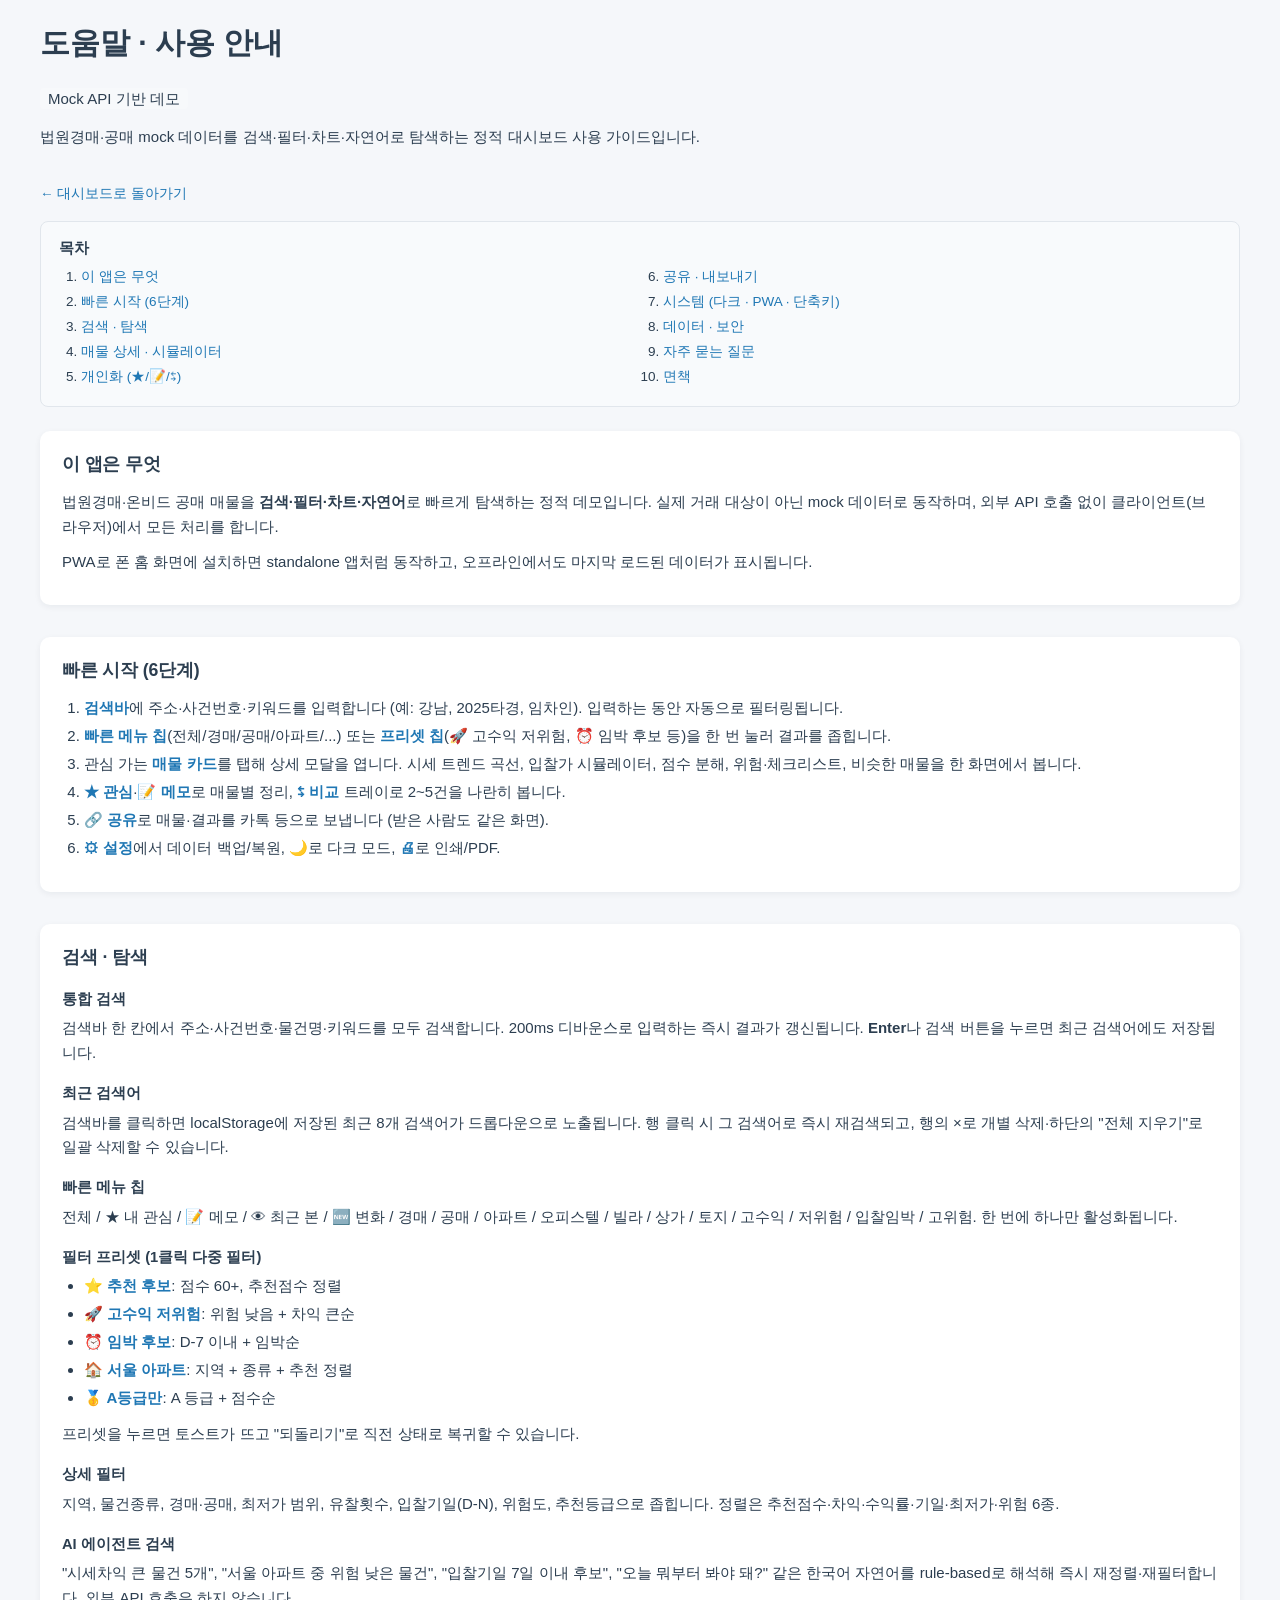
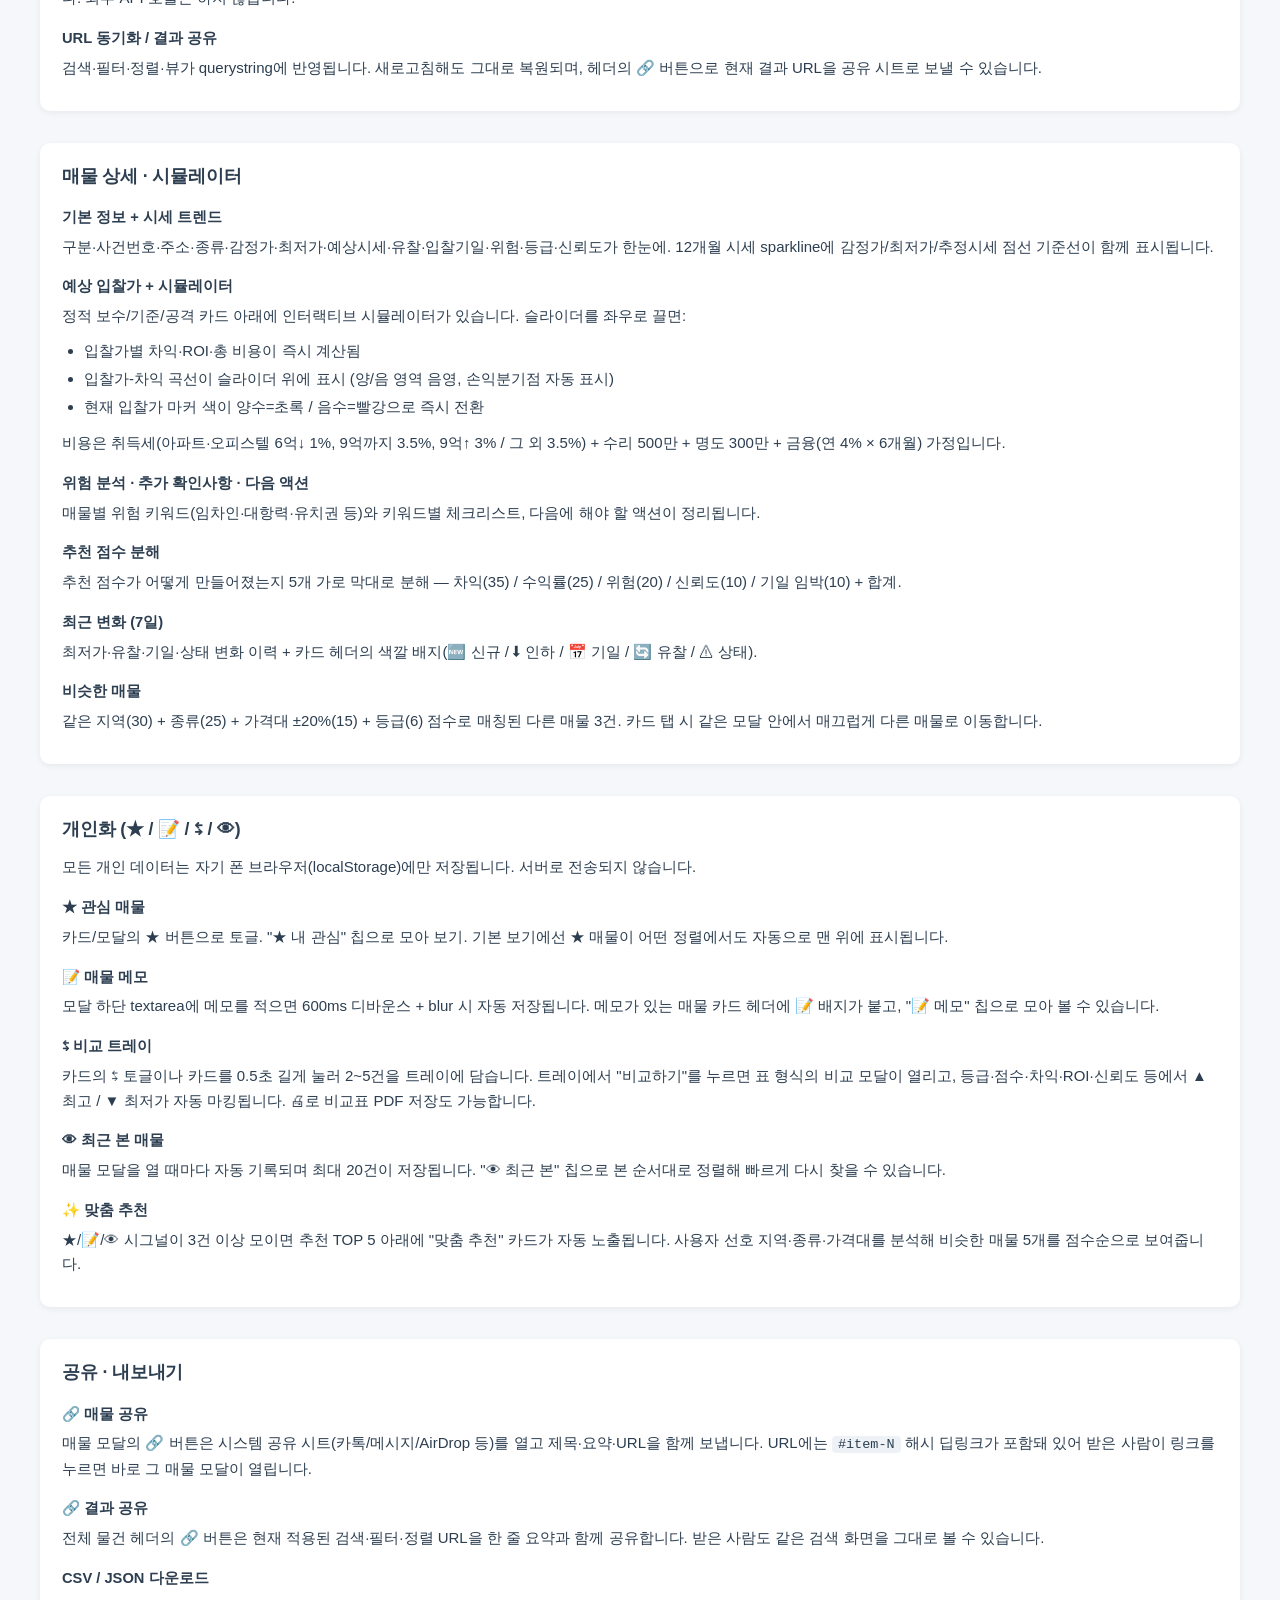
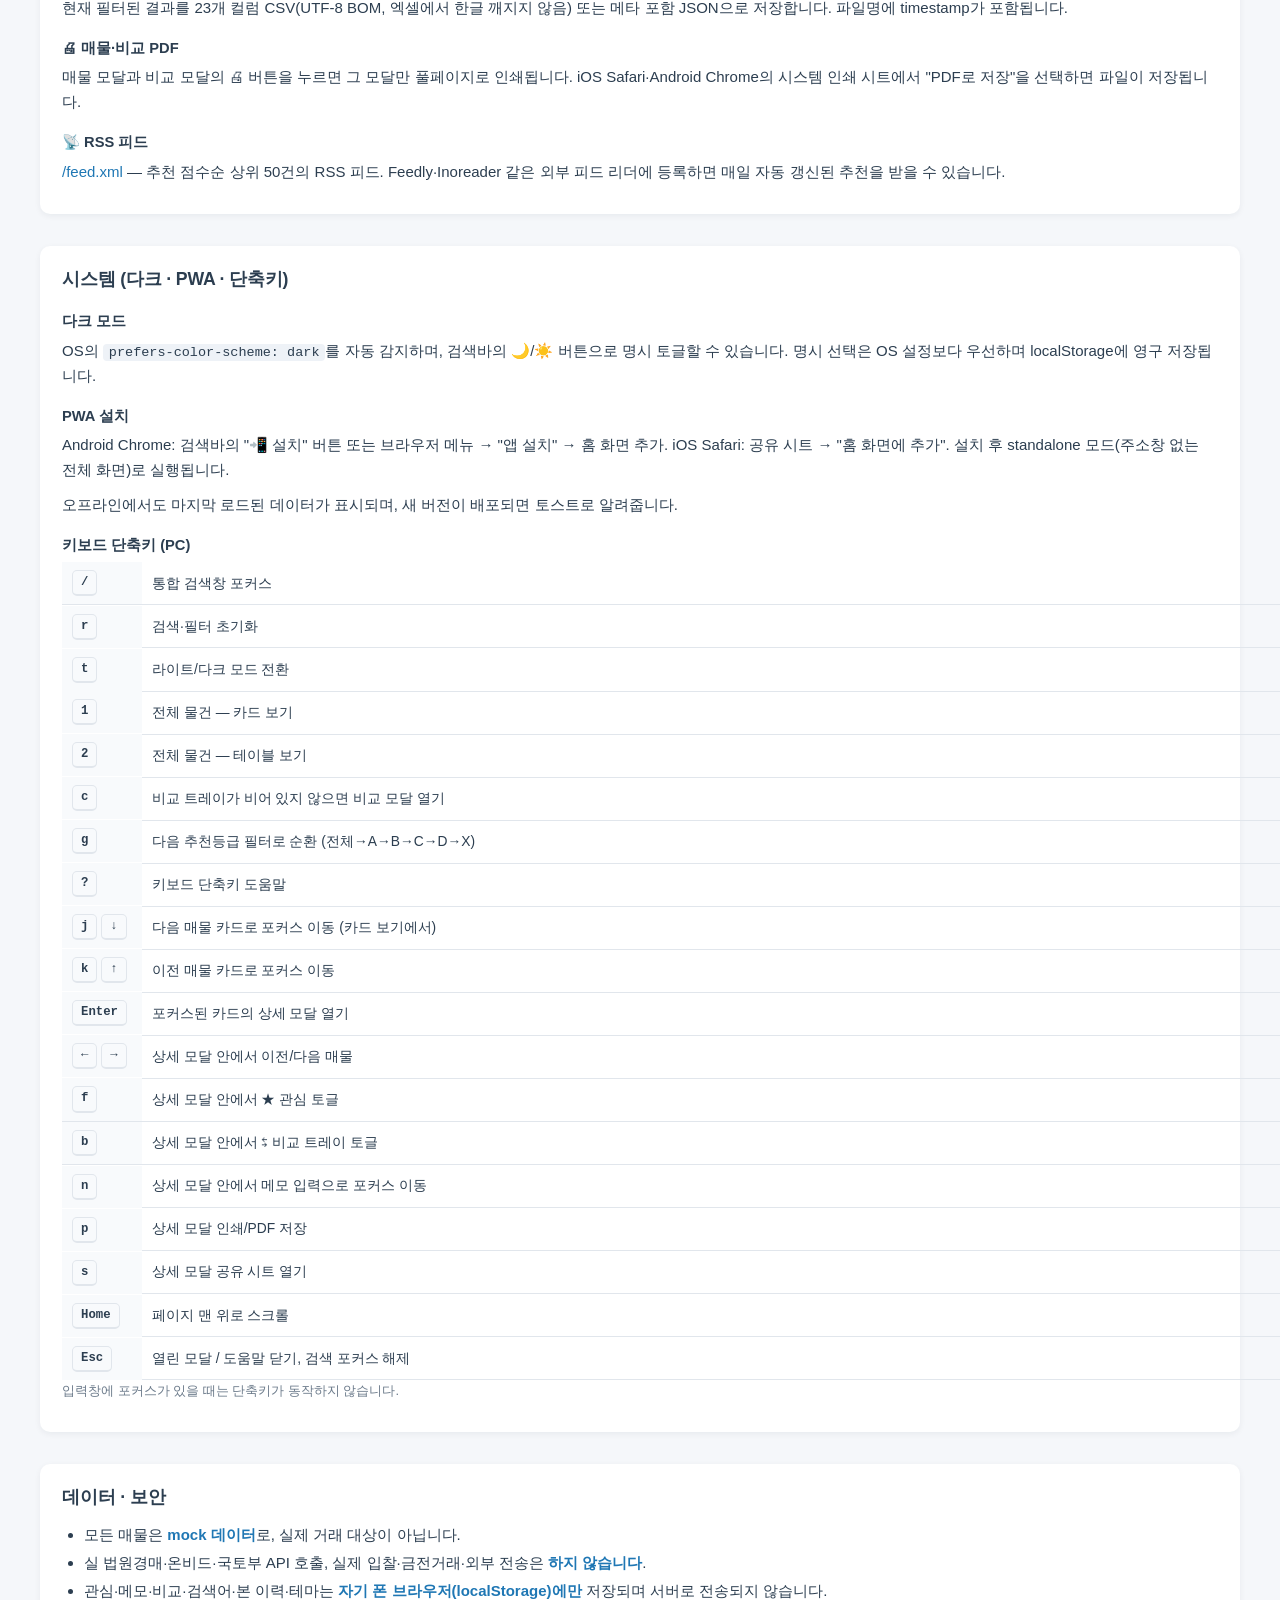
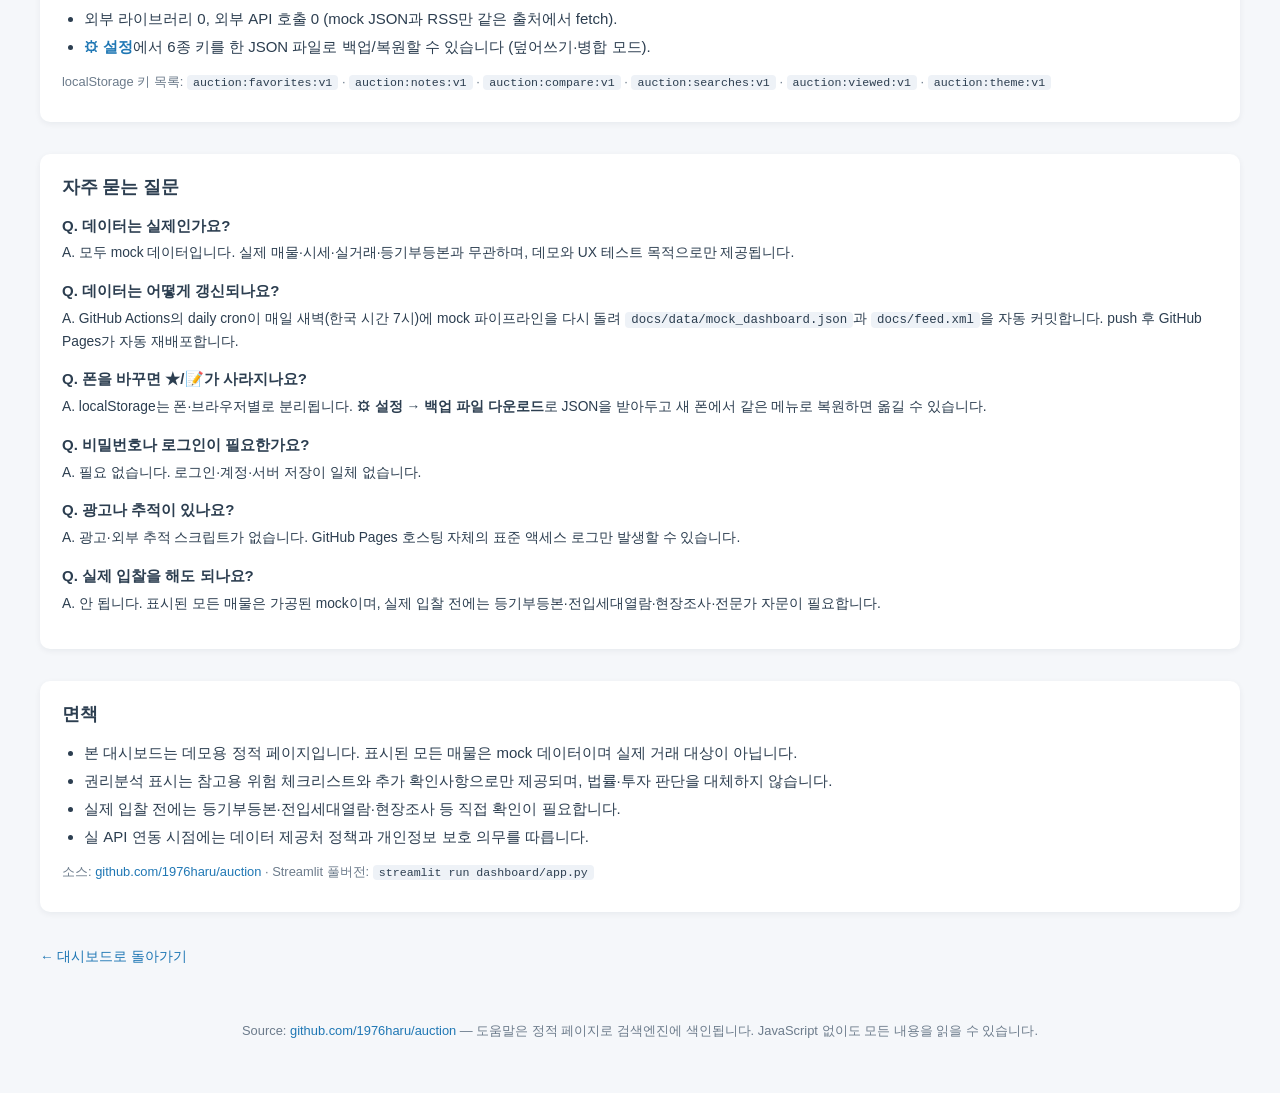
<file: docs/help.html>
<!DOCTYPE html>
<html lang="ko">
<head>
  <meta charset="UTF-8" />
  <meta name="viewport" content="width=device-width, initial-scale=1.0, viewport-fit=cover" />
  <meta name="theme-color" content="#1f77b4" />
  <title>도움말 — 경매·공매 지능형 에이전트</title>
  <meta name="description" content="경매·공매 정적 대시보드 사용 안내: 검색·필터·차트·매물 상세·공유·PWA·단축키. mock 데이터 기반 데모." />
  <meta name="robots" content="index,follow" />
  <link rel="canonical" href="https://1976haru.github.io/auction/help.html" />
  <meta property="og:type" content="article" />
  <meta property="og:url" content="https://1976haru.github.io/auction/help.html" />
  <meta property="og:title" content="경매·공매 지능형 에이전트 — 도움말" />
  <meta property="og:description" content="검색·필터·차트·시뮬레이터·공유·PWA 사용법 + 키보드 단축키 + 데이터·보안 + 면책." />
  <meta property="og:image" content="https://1976haru.github.io/auction/icons/icon.svg" />
  <meta property="og:locale" content="ko_KR" />
  <link rel="manifest" href="manifest.webmanifest" />
  <link rel="icon" type="image/svg+xml" href="icons/icon.svg" />
  <link rel="apple-touch-icon" href="icons/icon.svg" />
  <link rel="alternate" type="application/rss+xml" title="경매·공매 추천 매물 (점수순)" href="feed.xml" />
  <link rel="stylesheet" href="styles.css" />
  <script>
    (function () {
      try {
        var saved = localStorage.getItem("auction:theme:v1");
        if (saved === "dark" || saved === "light") {
          document.documentElement.setAttribute("data-theme", saved);
        }
      } catch (e) {}
    })();
  </script>
  <style>
    /* help.html 전용 약간의 추가 스타일 */
    .help-toc {
      background: var(--color-surface-2);
      border: 1px solid var(--color-border);
      border-radius: 8px;
      padding: 14px 18px;
      margin: 0 0 24px;
    }
    .help-toc h2 { margin: 0 0 8px; font-size: 1rem; }
    .help-toc ol {
      margin: 0;
      padding-left: 22px;
      column-count: 2;
      column-gap: 24px;
    }
    @media (max-width: 640px) {
      .help-toc ol { column-count: 1; }
    }
    .help-toc li { margin-bottom: 4px; font-size: 0.9rem; break-inside: avoid; }
    .help-section { margin-bottom: 32px; }
    .help-section h2 {
      margin: 0 0 12px;
      font-size: 1.18rem;
      letter-spacing: -0.01em;
    }
    .help-section h3 { margin: 16px 0 6px; font-size: 0.98rem; }
    .help-section p { margin: 0 0 10px; line-height: 1.65; }
    .help-section ul, .help-section ol {
      margin: 0 0 12px;
      padding-left: 22px;
      line-height: 1.6;
    }
    .help-section li { margin-bottom: 4px; }
    .help-section li b { color: var(--color-primary); }
    .help-back {
      display: inline-flex;
      align-items: center;
      gap: 6px;
      font-size: 0.9rem;
      margin-bottom: 16px;
    }
    .faq-item { margin-bottom: 14px; }
    .faq-item .q { font-weight: 600; margin: 0 0 4px; }
    .faq-item .a { margin: 0; font-size: 0.92rem; color: var(--color-text); }
  </style>
</head>
<body>
  <header class="hero">
    <div class="container hero-inner">
      <div class="hero-title">
        <h1>도움말 · 사용 안내</h1>
        <p class="status-line">
          <span class="badge badge-mock">Mock API 기반 데모</span>
        </p>
      </div>
      <p class="hero-caption">
        법원경매·공매 mock 데이터를 검색·필터·차트·자연어로 탐색하는 정적 대시보드 사용 가이드입니다.
      </p>
    </div>
  </header>

  <main class="container" style="padding-top:18px">
    <a class="help-back" href="./">← 대시보드로 돌아가기</a>

    <nav class="help-toc" aria-label="목차">
      <h2>목차</h2>
      <ol>
        <li><a href="#about">이 앱은 무엇</a></li>
        <li><a href="#quick">빠른 시작 (6단계)</a></li>
        <li><a href="#search">검색 · 탐색</a></li>
        <li><a href="#detail">매물 상세 · 시뮬레이터</a></li>
        <li><a href="#personal">개인화 (★/📝/⇆)</a></li>
        <li><a href="#share">공유 · 내보내기</a></li>
        <li><a href="#system">시스템 (다크 · PWA · 단축키)</a></li>
        <li><a href="#data">데이터 · 보안</a></li>
        <li><a href="#faq">자주 묻는 질문</a></li>
        <li><a href="#disclaimer">면책</a></li>
      </ol>
    </nav>

    <section class="card help-section" id="about">
      <h2>이 앱은 무엇</h2>
      <p>법원경매·온비드 공매 매물을 <b>검색·필터·차트·자연어</b>로 빠르게 탐색하는 정적 데모입니다. 실제 거래 대상이 아닌 mock 데이터로 동작하며, 외부 API 호출 없이 클라이언트(브라우저)에서 모든 처리를 합니다.</p>
      <p>PWA로 폰 홈 화면에 설치하면 standalone 앱처럼 동작하고, 오프라인에서도 마지막 로드된 데이터가 표시됩니다.</p>
    </section>

    <section class="card help-section" id="quick">
      <h2>빠른 시작 (6단계)</h2>
      <ol>
        <li><b>검색바</b>에 주소·사건번호·키워드를 입력합니다 (예: 강남, 2025타경, 임차인). 입력하는 동안 자동으로 필터링됩니다.</li>
        <li><b>빠른 메뉴 칩</b>(전체/경매/공매/아파트/...) 또는 <b>프리셋 칩</b>(🚀 고수익 저위험, ⏰ 임박 후보 등)을 한 번 눌러 결과를 좁힙니다.</li>
        <li>관심 가는 <b>매물 카드</b>를 탭해 상세 모달을 엽니다. 시세 트렌드 곡선, 입찰가 시뮬레이터, 점수 분해, 위험·체크리스트, 비슷한 매물을 한 화면에서 봅니다.</li>
        <li><b>★ 관심</b>·<b>📝 메모</b>로 매물별 정리, <b>⇆ 비교</b> 트레이로 2~5건을 나란히 봅니다.</li>
        <li><b>🔗 공유</b>로 매물·결과를 카톡 등으로 보냅니다 (받은 사람도 같은 화면).</li>
        <li><b>⚙ 설정</b>에서 데이터 백업/복원, <b>🌙</b>로 다크 모드, <b>🖨</b>로 인쇄/PDF.</li>
      </ol>
    </section>

    <section class="card help-section" id="search">
      <h2>검색 · 탐색</h2>

      <h3>통합 검색</h3>
      <p>검색바 한 칸에서 주소·사건번호·물건명·키워드를 모두 검색합니다. 200ms 디바운스로 입력하는 즉시 결과가 갱신됩니다. <b>Enter</b>나 검색 버튼을 누르면 최근 검색어에도 저장됩니다.</p>

      <h3>최근 검색어</h3>
      <p>검색바를 클릭하면 localStorage에 저장된 최근 8개 검색어가 드롭다운으로 노출됩니다. 행 클릭 시 그 검색어로 즉시 재검색되고, 행의 ×로 개별 삭제·하단의 "전체 지우기"로 일괄 삭제할 수 있습니다.</p>

      <h3>빠른 메뉴 칩</h3>
      <p>전체 / ★ 내 관심 / 📝 메모 / 👁 최근 본 / 🆕 변화 / 경매 / 공매 / 아파트 / 오피스텔 / 빌라 / 상가 / 토지 / 고수익 / 저위험 / 입찰임박 / 고위험. 한 번에 하나만 활성화됩니다.</p>

      <h3>필터 프리셋 (1클릭 다중 필터)</h3>
      <ul>
        <li><b>⭐ 추천 후보</b>: 점수 60+, 추천점수 정렬</li>
        <li><b>🚀 고수익 저위험</b>: 위험 낮음 + 차익 큰순</li>
        <li><b>⏰ 임박 후보</b>: D-7 이내 + 임박순</li>
        <li><b>🏠 서울 아파트</b>: 지역 + 종류 + 추천 정렬</li>
        <li><b>🥇 A등급만</b>: A 등급 + 점수순</li>
      </ul>
      <p>프리셋을 누르면 토스트가 뜨고 "되돌리기"로 직전 상태로 복귀할 수 있습니다.</p>

      <h3>상세 필터</h3>
      <p>지역, 물건종류, 경매·공매, 최저가 범위, 유찰횟수, 입찰기일(D-N), 위험도, 추천등급으로 좁힙니다. 정렬은 추천점수·차익·수익률·기일·최저가·위험 6종.</p>

      <h3>AI 에이전트 검색</h3>
      <p>"시세차익 큰 물건 5개", "서울 아파트 중 위험 낮은 물건", "입찰기일 7일 이내 후보", "오늘 뭐부터 봐야 돼?" 같은 한국어 자연어를 rule-based로 해석해 즉시 재정렬·재필터합니다. 외부 API 호출은 하지 않습니다.</p>

      <h3>URL 동기화 / 결과 공유</h3>
      <p>검색·필터·정렬·뷰가 querystring에 반영됩니다. 새로고침해도 그대로 복원되며, 헤더의 🔗 버튼으로 현재 결과 URL을 공유 시트로 보낼 수 있습니다.</p>
    </section>

    <section class="card help-section" id="detail">
      <h2>매물 상세 · 시뮬레이터</h2>

      <h3>기본 정보 + 시세 트렌드</h3>
      <p>구분·사건번호·주소·종류·감정가·최저가·예상시세·유찰·입찰기일·위험·등급·신뢰도가 한눈에. 12개월 시세 sparkline에 감정가/최저가/추정시세 점선 기준선이 함께 표시됩니다.</p>

      <h3>예상 입찰가 + 시뮬레이터</h3>
      <p>정적 보수/기준/공격 카드 아래에 인터랙티브 시뮬레이터가 있습니다. 슬라이더를 좌우로 끌면:
      </p>
      <ul>
        <li>입찰가별 차익·ROI·총 비용이 즉시 계산됨</li>
        <li>입찰가-차익 곡선이 슬라이더 위에 표시 (양/음 영역 음영, 손익분기점 자동 표시)</li>
        <li>현재 입찰가 마커 색이 양수=초록 / 음수=빨강으로 즉시 전환</li>
      </ul>
      <p>비용은 취득세(아파트·오피스텔 6억↓ 1%, 9억까지 3.5%, 9억↑ 3% / 그 외 3.5%) + 수리 500만 + 명도 300만 + 금융(연 4% × 6개월) 가정입니다.</p>

      <h3>위험 분석 · 추가 확인사항 · 다음 액션</h3>
      <p>매물별 위험 키워드(임차인·대항력·유치권 등)와 키워드별 체크리스트, 다음에 해야 할 액션이 정리됩니다.</p>

      <h3>추천 점수 분해</h3>
      <p>추천 점수가 어떻게 만들어졌는지 5개 가로 막대로 분해 — 차익(35) / 수익률(25) / 위험(20) / 신뢰도(10) / 기일 임박(10) + 합계.</p>

      <h3>최근 변화 (7일)</h3>
      <p>최저가·유찰·기일·상태 변화 이력 + 카드 헤더의 색깔 배지(🆕 신규 / ⬇ 인하 / 📅 기일 / 🔄 유찰 / ⚠ 상태).</p>

      <h3>비슷한 매물</h3>
      <p>같은 지역(30) + 종류(25) + 가격대 ±20%(15) + 등급(6) 점수로 매칭된 다른 매물 3건. 카드 탭 시 같은 모달 안에서 매끄럽게 다른 매물로 이동합니다.</p>
    </section>

    <section class="card help-section" id="personal">
      <h2>개인화 (★ / 📝 / ⇆ / 👁)</h2>
      <p>모든 개인 데이터는 자기 폰 브라우저(localStorage)에만 저장됩니다. 서버로 전송되지 않습니다.</p>

      <h3>★ 관심 매물</h3>
      <p>카드/모달의 ★ 버튼으로 토글. "★ 내 관심" 칩으로 모아 보기. 기본 보기에선 ★ 매물이 어떤 정렬에서도 자동으로 맨 위에 표시됩니다.</p>

      <h3>📝 매물 메모</h3>
      <p>모달 하단 textarea에 메모를 적으면 600ms 디바운스 + blur 시 자동 저장됩니다. 메모가 있는 매물 카드 헤더에 📝 배지가 붙고, "📝 메모" 칩으로 모아 볼 수 있습니다.</p>

      <h3>⇆ 비교 트레이</h3>
      <p>카드의 ⇆ 토글이나 카드를 0.5초 길게 눌러 2~5건을 트레이에 담습니다. 트레이에서 "비교하기"를 누르면 표 형식의 비교 모달이 열리고, 등급·점수·차익·ROI·신뢰도 등에서 ▲ 최고 / ▼ 최저가 자동 마킹됩니다. 🖨로 비교표 PDF 저장도 가능합니다.</p>

      <h3>👁 최근 본 매물</h3>
      <p>매물 모달을 열 때마다 자동 기록되며 최대 20건이 저장됩니다. "👁 최근 본" 칩으로 본 순서대로 정렬해 빠르게 다시 찾을 수 있습니다.</p>

      <h3>✨ 맞춤 추천</h3>
      <p>★/📝/👁 시그널이 3건 이상 모이면 추천 TOP 5 아래에 "맞춤 추천" 카드가 자동 노출됩니다. 사용자 선호 지역·종류·가격대를 분석해 비슷한 매물 5개를 점수순으로 보여줍니다.</p>
    </section>

    <section class="card help-section" id="share">
      <h2>공유 · 내보내기</h2>

      <h3>🔗 매물 공유</h3>
      <p>매물 모달의 🔗 버튼은 시스템 공유 시트(카톡/메시지/AirDrop 등)를 열고 제목·요약·URL을 함께 보냅니다. URL에는 <code>#item-N</code> 해시 딥링크가 포함돼 있어 받은 사람이 링크를 누르면 바로 그 매물 모달이 열립니다.</p>

      <h3>🔗 결과 공유</h3>
      <p>전체 물건 헤더의 🔗 버튼은 현재 적용된 검색·필터·정렬 URL을 한 줄 요약과 함께 공유합니다. 받은 사람도 같은 검색 화면을 그대로 볼 수 있습니다.</p>

      <h3>CSV / JSON 다운로드</h3>
      <p>현재 필터된 결과를 23개 컬럼 CSV(UTF-8 BOM, 엑셀에서 한글 깨지지 않음) 또는 메타 포함 JSON으로 저장합니다. 파일명에 timestamp가 포함됩니다.</p>

      <h3>🖨 매물·비교 PDF</h3>
      <p>매물 모달과 비교 모달의 🖨 버튼을 누르면 그 모달만 풀페이지로 인쇄됩니다. iOS Safari·Android Chrome의 시스템 인쇄 시트에서 "PDF로 저장"을 선택하면 파일이 저장됩니다.</p>

      <h3>📡 RSS 피드</h3>
      <p><a href="feed.xml">/feed.xml</a> — 추천 점수순 상위 50건의 RSS 피드. Feedly·Inoreader 같은 외부 피드 리더에 등록하면 매일 자동 갱신된 추천을 받을 수 있습니다.</p>
    </section>

    <section class="card help-section" id="system">
      <h2>시스템 (다크 · PWA · 단축키)</h2>

      <h3>다크 모드</h3>
      <p>OS의 <code>prefers-color-scheme: dark</code>를 자동 감지하며, 검색바의 🌙/☀️ 버튼으로 명시 토글할 수 있습니다. 명시 선택은 OS 설정보다 우선하며 localStorage에 영구 저장됩니다.</p>

      <h3>PWA 설치</h3>
      <p>Android Chrome: 검색바의 "📲 설치" 버튼 또는 브라우저 메뉴 → "앱 설치" → 홈 화면 추가. iOS Safari: 공유 시트 → "홈 화면에 추가". 설치 후 standalone 모드(주소창 없는 전체 화면)로 실행됩니다.</p>
      <p>오프라인에서도 마지막 로드된 데이터가 표시되며, 새 버전이 배포되면 토스트로 알려줍니다.</p>

      <h3>키보드 단축키 (PC)</h3>
      <table class="kbd-table">
        <tbody>
          <tr><th><kbd>/</kbd></th><td>통합 검색창 포커스</td></tr>
          <tr><th><kbd>r</kbd></th><td>검색·필터 초기화</td></tr>
          <tr><th><kbd>t</kbd></th><td>라이트/다크 모드 전환</td></tr>
          <tr><th><kbd>1</kbd></th><td>전체 물건 — 카드 보기</td></tr>
          <tr><th><kbd>2</kbd></th><td>전체 물건 — 테이블 보기</td></tr>
          <tr><th><kbd>c</kbd></th><td>비교 트레이가 비어 있지 않으면 비교 모달 열기</td></tr>
          <tr><th><kbd>g</kbd></th><td>다음 추천등급 필터로 순환 (전체→A→B→C→D→X)</td></tr>
          <tr><th><kbd>?</kbd></th><td>키보드 단축키 도움말</td></tr>
          <tr><th><kbd>j</kbd> <kbd>↓</kbd></th><td>다음 매물 카드로 포커스 이동 (카드 보기에서)</td></tr>
          <tr><th><kbd>k</kbd> <kbd>↑</kbd></th><td>이전 매물 카드로 포커스 이동</td></tr>
          <tr><th><kbd>Enter</kbd></th><td>포커스된 카드의 상세 모달 열기</td></tr>
          <tr><th><kbd>←</kbd> <kbd>→</kbd></th><td>상세 모달 안에서 이전/다음 매물</td></tr>
          <tr><th><kbd>f</kbd></th><td>상세 모달 안에서 ★ 관심 토글</td></tr>
          <tr><th><kbd>b</kbd></th><td>상세 모달 안에서 ⇆ 비교 트레이 토글</td></tr>
          <tr><th><kbd>n</kbd></th><td>상세 모달 안에서 메모 입력으로 포커스 이동</td></tr>
          <tr><th><kbd>p</kbd></th><td>상세 모달 인쇄/PDF 저장</td></tr>
          <tr><th><kbd>s</kbd></th><td>상세 모달 공유 시트 열기</td></tr>
          <tr><th><kbd>Home</kbd></th><td>페이지 맨 위로 스크롤</td></tr>
          <tr><th><kbd>Esc</kbd></th><td>열린 모달 / 도움말 닫기, 검색 포커스 해제</td></tr>
        </tbody>
      </table>
      <p class="caption">입력창에 포커스가 있을 때는 단축키가 동작하지 않습니다.</p>
    </section>

    <section class="card help-section" id="data">
      <h2>데이터 · 보안</h2>
      <ul>
        <li>모든 매물은 <b>mock 데이터</b>로, 실제 거래 대상이 아닙니다.</li>
        <li>실 법원경매·온비드·국토부 API 호출, 실제 입찰·금전거래·외부 전송은 <b>하지 않습니다</b>.</li>
        <li>관심·메모·비교·검색어·본 이력·테마는 <b>자기 폰 브라우저(localStorage)에만</b> 저장되며 서버로 전송되지 않습니다.</li>
        <li>외부 라이브러리 0, 외부 API 호출 0 (mock JSON과 RSS만 같은 출처에서 fetch).</li>
        <li><b>⚙ 설정</b>에서 6종 키를 한 JSON 파일로 백업/복원할 수 있습니다 (덮어쓰기·병합 모드).</li>
      </ul>
      <p class="caption">localStorage 키 목록: <code>auction:favorites:v1</code> · <code>auction:notes:v1</code> · <code>auction:compare:v1</code> · <code>auction:searches:v1</code> · <code>auction:viewed:v1</code> · <code>auction:theme:v1</code></p>
    </section>

    <section class="card help-section" id="faq">
      <h2>자주 묻는 질문</h2>

      <div class="faq-item">
        <p class="q">Q. 데이터는 실제인가요?</p>
        <p class="a">A. 모두 mock 데이터입니다. 실제 매물·시세·실거래·등기부등본과 무관하며, 데모와 UX 테스트 목적으로만 제공됩니다.</p>
      </div>
      <div class="faq-item">
        <p class="q">Q. 데이터는 어떻게 갱신되나요?</p>
        <p class="a">A. GitHub Actions의 daily cron이 매일 새벽(한국 시간 7시)에 mock 파이프라인을 다시 돌려 <code>docs/data/mock_dashboard.json</code>과 <code>docs/feed.xml</code>을 자동 커밋합니다. push 후 GitHub Pages가 자동 재배포합니다.</p>
      </div>
      <div class="faq-item">
        <p class="q">Q. 폰을 바꾸면 ★/📝가 사라지나요?</p>
        <p class="a">A. localStorage는 폰·브라우저별로 분리됩니다. <b>⚙ 설정 → 백업 파일 다운로드</b>로 JSON을 받아두고 새 폰에서 같은 메뉴로 복원하면 옮길 수 있습니다.</p>
      </div>
      <div class="faq-item">
        <p class="q">Q. 비밀번호나 로그인이 필요한가요?</p>
        <p class="a">A. 필요 없습니다. 로그인·계정·서버 저장이 일체 없습니다.</p>
      </div>
      <div class="faq-item">
        <p class="q">Q. 광고나 추적이 있나요?</p>
        <p class="a">A. 광고·외부 추적 스크립트가 없습니다. GitHub Pages 호스팅 자체의 표준 액세스 로그만 발생할 수 있습니다.</p>
      </div>
      <div class="faq-item">
        <p class="q">Q. 실제 입찰을 해도 되나요?</p>
        <p class="a">A. 안 됩니다. 표시된 모든 매물은 가공된 mock이며, 실제 입찰 전에는 등기부등본·전입세대열람·현장조사·전문가 자문이 필요합니다.</p>
      </div>
    </section>

    <section class="card help-section" id="disclaimer">
      <h2>면책</h2>
      <ul>
        <li>본 대시보드는 데모용 정적 페이지입니다. 표시된 모든 매물은 mock 데이터이며 실제 거래 대상이 아닙니다.</li>
        <li>권리분석 표시는 참고용 위험 체크리스트와 추가 확인사항으로만 제공되며, 법률·투자 판단을 대체하지 않습니다.</li>
        <li>실제 입찰 전에는 등기부등본·전입세대열람·현장조사 등 직접 확인이 필요합니다.</li>
        <li>실 API 연동 시점에는 데이터 제공처 정책과 개인정보 보호 의무를 따릅니다.</li>
      </ul>
      <p class="caption">소스: <a href="https://github.com/1976haru/auction" target="_blank" rel="noopener">github.com/1976haru/auction</a> · Streamlit 풀버전: <code>streamlit run dashboard/app.py</code></p>
    </section>

    <a class="help-back" href="./">← 대시보드로 돌아가기</a>
  </main>

  <footer>
    <div class="container">
      <p class="caption">
        Source: <a href="https://github.com/1976haru/auction" target="_blank" rel="noopener">github.com/1976haru/auction</a>
        — 도움말은 정적 페이지로 검색엔진에 색인됩니다. JavaScript 없이도 모든 내용을 읽을 수 있습니다.
      </p>
    </div>
  </footer>
</body>
</html>
</file>
<file: docs/styles.css>
/* ============================================================
   경매·공매 탐색형 정적 대시보드 — 반응형 스타일
   - 데스크탑: max-width 1240, 카드 grid 2~4열, 검색·필터 풀폭
   - 모바일: 가로 스크롤 칩, 카드형 매물, 풀폭 모달
============================================================ */
:root {
  --color-bg: #f5f7fa;
  --color-surface: #ffffff;
  --color-surface-2: #f8fafc;
  --color-surface-3: #f1f7fb;
  --color-input: #ffffff;
  --color-card-inset: #fdfdff;
  --color-card-inset-2: #fafcfe;
  --color-card-inset-3: #fdfefe;
  --color-reason-bg: #f6f9fc;
  --color-tap-bg: #eef5fb;
  --color-pill-bg: #eef2f7;
  --color-text: #2c3e50;
  --color-text-muted: #6c7b8b;
  --color-text-strong: #2c3e50;
  --color-primary: #1f77b4;
  --color-primary-dark: #155a8a;
  --color-border: #e1e6ec;
  --color-table-hover: #fafdff;
  --color-warn-bg: #fdf2f4;
  --color-warn-bd: #f5d6da;
  --color-warn-text: #b1303a;
  --color-soft-bg: #fff7e2;
  --color-soft-bd: #f0c87a;
  --color-soft-text: #b56a00;
  --color-fav-idle: #b8c0c8;
  --color-low: #2ca02c;
  --color-medium: #f0a500;
  --color-high: #d62728;
  --color-grade-a: #2ca02c;
  --color-grade-b: #1f77b4;
  --color-grade-c: #f0a500;
  --color-grade-d: #888;
  --color-grade-x: #d62728;
  --color-search-bg: rgba(245, 247, 250, 0.96);
  --color-modal-backdrop: rgba(15, 30, 50, 0.45);
  --color-flag-bar-track: #eef2f7;
  --radius: 10px;
  --shadow: 0 2px 6px rgba(15, 30, 50, 0.06);
  --shadow-hover: 0 4px 14px rgba(15, 30, 50, 0.1);
  --shadow-strong: 0 16px 40px rgba(15, 30, 50, 0.25);
  color-scheme: light;
}

/* 시스템 다크 (사용자 명시 토글이 없을 때) */
@media (prefers-color-scheme: dark) {
  :root:not([data-theme]) {
    --color-bg: #0f141a;
    --color-surface: #161d26;
    --color-surface-2: #1c2530;
    --color-surface-3: #233040;
    --color-input: #1a2230;
    --color-card-inset: #1a2230;
    --color-card-inset-2: #1a2230;
    --color-card-inset-3: #1a2230;
    --color-reason-bg: #1d2a3a;
    --color-tap-bg: #20364c;
    --color-pill-bg: #232c38;
    --color-text: #e8edf3;
    --color-text-muted: #9ba6b3;
    --color-text-strong: #f4f7fb;
    --color-border: #28323e;
    --color-table-hover: #1f2933;
    --color-warn-bg: #38181d;
    --color-warn-bd: #5a2a30;
    --color-warn-text: #f4a8b1;
    --color-soft-bg: #3a2c12;
    --color-soft-bd: #5b4a25;
    --color-soft-text: #f0c87a;
    --color-fav-idle: #5b6776;
    --color-search-bg: rgba(15, 20, 26, 0.94);
    --color-modal-backdrop: rgba(0, 0, 0, 0.65);
    --color-flag-bar-track: #20283a;
    --shadow: 0 2px 6px rgba(0, 0, 0, 0.4);
    --shadow-hover: 0 4px 14px rgba(0, 0, 0, 0.55);
    --shadow-strong: 0 16px 40px rgba(0, 0, 0, 0.65);
    color-scheme: dark;
  }
}

/* 명시 토글: 사용자가 선택한 테마 우선 */
:root[data-theme="dark"] {
  --color-bg: #0f141a;
  --color-surface: #161d26;
  --color-surface-2: #1c2530;
  --color-surface-3: #233040;
  --color-input: #1a2230;
  --color-card-inset: #1a2230;
  --color-card-inset-2: #1a2230;
  --color-card-inset-3: #1a2230;
  --color-reason-bg: #1d2a3a;
  --color-tap-bg: #20364c;
  --color-pill-bg: #232c38;
  --color-text: #e8edf3;
  --color-text-muted: #9ba6b3;
  --color-text-strong: #f4f7fb;
  --color-border: #28323e;
  --color-table-hover: #1f2933;
  --color-warn-bg: #38181d;
  --color-warn-bd: #5a2a30;
  --color-warn-text: #f4a8b1;
  --color-soft-bg: #3a2c12;
  --color-soft-bd: #5b4a25;
  --color-soft-text: #f0c87a;
  --color-fav-idle: #5b6776;
  --color-search-bg: rgba(15, 20, 26, 0.94);
  --color-modal-backdrop: rgba(0, 0, 0, 0.65);
  --color-flag-bar-track: #20283a;
  --shadow: 0 2px 6px rgba(0, 0, 0, 0.4);
  --shadow-hover: 0 4px 14px rgba(0, 0, 0, 0.55);
  --shadow-strong: 0 16px 40px rgba(0, 0, 0, 0.65);
  color-scheme: dark;
}

* { box-sizing: border-box; }

html, body {
  margin: 0;
  padding: 0;
  background: var(--color-bg);
  color: var(--color-text);
  font-family: -apple-system, BlinkMacSystemFont, "Segoe UI", "Apple SD Gothic Neo",
               "Noto Sans KR", "Malgun Gothic", "Helvetica Neue", Arial, sans-serif;
  font-size: 15px;
  line-height: 1.55;
  -webkit-font-smoothing: antialiased;
}

a { color: var(--color-primary); text-decoration: none; }
a:hover { text-decoration: underline; }

/* 키보드 사용자에게 명확한 포커스 표시 (마우스 사용자엔 기본 outline 그대로 두지 않음) */
:focus { outline: none; }
:focus-visible {
  outline: 2px solid var(--color-primary);
  outline-offset: 2px;
  border-radius: 4px;
}
button:focus-visible,
.chip:focus-visible,
.preset-chip:focus-visible,
.dl-btn:focus-visible,
.view-btn:focus-visible,
.cmp-btn:focus-visible,
.fav-btn:focus-visible {
  outline: 2px solid var(--color-primary);
  outline-offset: 2px;
}

/* 모션 줄이기 사용자 환경에서 트랜지션·애니메이션 최소화 */
@media (prefers-reduced-motion: reduce) {
  *, *::before, *::after {
    animation-duration: 0.001ms !important;
    animation-iteration-count: 1 !important;
    transition-duration: 0.001ms !important;
    scroll-behavior: auto !important;
  }
}
code {
  background: var(--color-pill-bg);
  color: var(--color-text);
  padding: 1px 6px;
  border-radius: 4px;
  font-size: 0.9em;
}

/* ── Layout ────────────────────────────────── */
.container {
  width: 100%;
  max-width: 1240px;
  margin: 0 auto;
  padding: 0 20px;
}

.app-home {
  background: linear-gradient(135deg, #1f77b4 0%, #155a8a 100%);
  color: white;
  padding: 20px 0 24px;
  box-shadow: var(--shadow);
}
.app-home-inner {
  display: flex;
  flex-direction: column;
  gap: 16px;
}

/* 앱 배지들 */
.app-badges {
  display: flex;
  align-items: center;
  gap: 8px;
  flex-wrap: wrap;
  font-size: 0.8rem;
  font-weight: 600;
}
.badge-app {
  background: rgba(255, 255, 255, 0.25);
  padding: 4px 12px;
  border-radius: 999px;
  letter-spacing: 0.02em;
}
.badge-version, .badge-mock, .badge-no-bid {
  background: rgba(255, 255, 255, 0.2);
  padding: 2px 8px;
  border-radius: 4px;
}

/* AI 브리핑 박스 */
.app-briefing {
  background: rgba(255, 255, 255, 0.12);
  border: 1px solid rgba(255, 255, 255, 0.2);
  border-radius: 12px;
  padding: 16px 20px;
  text-align: center;
  backdrop-filter: blur(10px);
}
.briefing-emoji {
  font-size: 2.2rem;
  margin-bottom: 8px;
}
.briefing-text {
  font-size: 1.3rem;
  font-weight: 700;
  letter-spacing: -0.01em;
  margin-bottom: 4px;
}
.briefing-sub {
  font-size: 0.88rem;
  color: rgba(255, 255, 255, 0.85);
}

/* 메인 버튼 (2열) */
.app-main-buttons {
  display: grid;
  grid-template-columns: 1fr 1fr;
  gap: 12px;
}
.btn-large {
  display: flex !important;
  flex-direction: column;
  align-items: center;
  justify-content: center;
  gap: 6px;
  padding: 16px 12px !important;
  border-radius: 12px;
  font-size: 0.9rem !important;
  border: 0;
  cursor: pointer;
  transition: transform 0.15s, box-shadow 0.15s;
}
.btn-large:active {
  transform: scale(0.98);
}
@media (hover: hover) {
  .btn-large:hover {
    transform: scale(1.02);
    box-shadow: var(--shadow-hover);
  }
}
.btn-ai-search {
  background: rgba(255, 255, 255, 0.2);
  color: white;
  border: 1px solid rgba(255, 255, 255, 0.3);
}
.btn-ai-analyze {
  background: rgba(255, 255, 255, 0.15);
  color: white;
  border: 1px solid rgba(255, 255, 255, 0.25);
}
.btn-large .emoji {
  font-size: 2rem;
}
.btn-large .label {
  font-weight: 700;
  line-height: 1.3;
  font-size: 0.92rem;
}
.btn-large .sub {
  font-size: 0.75rem;
  color: rgba(255, 255, 255, 0.8);
  line-height: 1.3;
}

/* 카테고리 아이콘 메뉴 */
.app-categories {
  margin-top: 4px;
}
.cat-head {
  font-size: 0.85rem;
  font-weight: 600;
  color: rgba(255, 255, 255, 0.9);
  margin-bottom: 10px;
  letter-spacing: 0.02em;
}
.cat-grid {
  display: grid;
  grid-template-columns: repeat(4, 1fr);
  gap: 8px;
}
.cat-btn {
  display: flex;
  flex-direction: column;
  align-items: center;
  justify-content: center;
  gap: 4px;
  padding: 12px 8px;
  background: rgba(255, 255, 255, 0.12);
  border: 1px solid rgba(255, 255, 255, 0.15);
  border-radius: 10px;
  color: white;
  font-size: 0.8rem;
  font-weight: 600;
  cursor: pointer;
  transition: background 0.12s, border-color 0.12s;
  touch-action: manipulation;
}
.cat-btn:active {
  background: rgba(255, 255, 255, 0.22);
  border-color: rgba(255, 255, 255, 0.3);
}
@media (hover: hover) {
  .cat-btn:hover {
    background: rgba(255, 255, 255, 0.18);
    border-color: rgba(255, 255, 255, 0.25);
  }
}
.cat-icon {
  font-size: 1.4rem;
  line-height: 1;
}
.cat-label {
  font-size: 0.72rem;
  line-height: 1.2;
}

/* 추가 메뉴 (유틸리티) */
.app-utilities {
  margin-top: 4px;
}
.util-head {
  font-size: 0.85rem;
  font-weight: 600;
  color: rgba(255, 255, 255, 0.9);
  margin-bottom: 10px;
  letter-spacing: 0.02em;
}
.util-grid {
  display: grid;
  grid-template-columns: repeat(4, 1fr);
  gap: 8px;
}
.util-btn {
  display: flex;
  flex-direction: column;
  align-items: center;
  justify-content: center;
  gap: 3px;
  padding: 10px 6px;
  background: rgba(255, 255, 255, 0.08);
  border: 1px solid rgba(255, 255, 255, 0.12);
  border-radius: 8px;
  color: white;
  font-size: 0.72rem;
  font-weight: 600;
  cursor: pointer;
  transition: background 0.12s;
  touch-action: manipulation;
}
.util-btn:active {
  background: rgba(255, 255, 255, 0.16);
}
.util-icon {
  font-size: 1.2rem;
}

/* 초보자 모드 토글 */
.app-beginner-mode {
  background: rgba(0, 0, 0, 0.15);
  border-radius: 10px;
  padding: 12px 14px;
  display: flex;
  align-items: center;
  justify-content: space-between;
  gap: 10px;
}
.beginner-toggle {
  display: flex;
  align-items: center;
  gap: 8px;
  cursor: pointer;
  flex: 1;
  user-select: none;
}
.beginner-toggle input {
  display: none;
}
.toggle-switch {
  position: relative;
  display: inline-block;
  width: 44px;
  height: 26px;
  background: rgba(255, 255, 255, 0.3);
  border-radius: 13px;
  transition: background 0.2s;
  border: 1px solid rgba(255, 255, 255, 0.4);
}
.toggle-switch::after {
  content: '';
  position: absolute;
  width: 22px;
  height: 22px;
  background: white;
  border-radius: 50%;
  top: 1px;
  left: 1px;
  transition: left 0.2s;
}
.beginner-toggle input:checked + .toggle-switch {
  background: rgba(76, 175, 80, 0.7);
  border-color: rgba(76, 175, 80, 0.9);
}
.beginner-toggle input:checked + .toggle-switch::after {
  left: 21px;
}
.toggle-label {
  font-weight: 600;
  font-size: 0.9rem;
}
.toggle-hint {
  font-size: 0.75rem;
  color: rgba(255, 255, 255, 0.8);
  text-align: right;
  line-height: 1.3;
}

/* 오늘 먼저 볼 물건 */
.app-today-items {
  background: rgba(0, 0, 0, 0.12);
  border-radius: 10px;
  padding: 14px 16px;
}
.today-head {
  display: flex;
  align-items: center;
  gap: 6px;
  margin-bottom: 10px;
  font-weight: 600;
  font-size: 0.95rem;
}
.today-icon {
  font-size: 1.2rem;
}
.today-items {
  display: flex;
  flex-direction: column;
  gap: 6px;
}
.today-item {
  background: rgba(255, 255, 255, 0.08);
  border: 1px solid rgba(255, 255, 255, 0.12);
  border-radius: 8px;
  padding: 8px 10px;
  font-size: 0.8rem;
  line-height: 1.4;
  cursor: pointer;
  transition: background 0.12s;
}
.today-item:active {
  background: rgba(255, 255, 255, 0.15);
}
.today-item-title {
  font-weight: 600;
  color: rgba(255, 255, 255, 0.95);
}
.today-item-desc {
  font-size: 0.75rem;
  color: rgba(255, 255, 255, 0.75);
  margin-top: 2px;
}

/* CTA 버튼 */
.app-cta {
  padding-top: 6px;
}
.btn-explore {
  width: 100%;
  padding: 12px 16px !important;
  border-radius: 10px;
  font-weight: 700;
  font-size: 0.95rem;
  background: rgba(255, 255, 255, 0.25) !important;
  color: white !important;
  border: 1px solid rgba(255, 255, 255, 0.3) !important;
  cursor: pointer;
  transition: background 0.15s;
}
.btn-explore:active {
  background: rgba(255, 255, 255, 0.35) !important;
}
@media (hover: hover) {
  .btn-explore:hover {
    background: rgba(255, 255, 255, 0.3) !important;
  }
}

/* 앱 홈 푸터 */
.app-footer {
  text-align: center;
  font-size: 0.8rem;
  color: rgba(255, 255, 255, 0.7);
  margin: 0;
}

/* 모바일 반응형 */
@media (max-width: 640px) {
  .app-home-inner {
    gap: 12px;
  }
  .app-main-buttons {
    grid-template-columns: 1fr 1fr;
    gap: 10px;
  }
  .btn-large {
    padding: 14px 10px !important;
  }
  .cat-grid, .util-grid {
    grid-template-columns: repeat(4, 1fr);
  }
  .app-beginner-mode {
    flex-direction: column;
    align-items: flex-start;
    gap: 8px;
  }
  .toggle-hint {
    text-align: left;
  }
}

.caption {
  color: var(--color-text-muted);
  font-size: 0.86rem;
}

/* ── Search bar (sticky) ─────────────────────── */
.search-section {
  position: sticky;
  top: 0;
  z-index: 50;
  background: var(--color-search-bg);
  backdrop-filter: saturate(180%) blur(6px);
  border-bottom: 1px solid var(--color-border);
  padding: 12px 0 10px;
  margin-bottom: 18px;
}
.search-inner { display: flex; flex-direction: column; gap: 10px; }
.search-bar {
  display: flex;
  gap: 8px;
  align-items: center;
  position: relative; /* search-suggest 앵커 */
}

/* 최근 검색어 드롭다운 */
.search-suggest {
  position: absolute;
  top: calc(100% + 6px);
  left: 0; right: 0;
  background: var(--color-surface);
  color: var(--color-text);
  border: 1px solid var(--color-border);
  border-radius: 12px;
  box-shadow: var(--shadow-hover);
  z-index: 60;
  max-height: 320px;
  overflow-y: auto;
}
.search-suggest[hidden] { display: none; }
.search-suggest-head {
  font-size: 0.78rem;
  color: var(--color-text-muted);
  padding: 8px 12px 4px;
  border-bottom: 1px solid var(--color-border);
}
.search-suggest-row {
  display: flex;
  align-items: center;
  gap: 8px;
  padding: 8px 8px 8px 12px;
  cursor: pointer;
  font-size: 0.92rem;
  border-bottom: 1px solid var(--color-border);
  touch-action: manipulation;
  -webkit-tap-highlight-color: rgba(31, 119, 180, 0.12);
}
.search-suggest-row:last-of-type { border-bottom: 0; }
.search-suggest-row:active { background: var(--color-tap-bg); }
@media (hover: hover) {
  .search-suggest-row:hover { background: var(--color-tap-bg); }
}
.search-suggest-row .ico { color: var(--color-text-muted); }
.search-suggest-row .q { flex: 1; min-width: 0; overflow: hidden; text-overflow: ellipsis; white-space: nowrap; }
.search-suggest-row .q mark {
  background: rgba(31, 119, 180, 0.18);
  color: var(--color-primary-dark);
  padding: 0 2px;
  border-radius: 3px;
}
.search-suggest-row.search-suggest-item .grade-pill { flex-shrink: 0; }
.search-suggest-row .search-suggest-meta {
  font-size: 0.74rem;
  color: var(--color-text-muted);
  flex-shrink: 0;
}
.search-suggest-row .x {
  border: 0;
  background: transparent;
  color: var(--color-text-muted);
  font-size: 1.05rem;
  cursor: pointer;
  padding: 4px 8px;
  border-radius: 50%;
  line-height: 1;
}
.search-suggest-row .x:active { background: var(--color-pill-bg); color: var(--color-text); }
.search-suggest-empty {
  padding: 14px 12px;
  font-size: 0.84rem;
  color: var(--color-text-muted);
  text-align: center;
}
.search-suggest-foot {
  border-top: 1px solid var(--color-border);
  padding: 8px 12px;
  display: flex;
  justify-content: flex-end;
}
.search-suggest-foot button {
  background: transparent;
  border: 0;
  color: var(--color-primary);
  font-size: 0.84rem;
  font-weight: 600;
  cursor: pointer;
  padding: 4px 8px;
  border-radius: 6px;
}
.search-suggest-foot button:active { background: var(--color-tap-bg); }
.search-bar input[type="search"] {
  flex: 1;
  height: 44px;
  padding: 0 14px;
  border: 1px solid var(--color-border);
  border-radius: 22px;
  font-size: 1rem;
  background: var(--color-input);
  color: var(--color-text);
  outline: none;
  transition: border-color 0.15s, box-shadow 0.15s;
}
.search-bar input[type="search"]::placeholder { color: var(--color-text-muted); }
.search-bar input[type="search"]:focus {
  border-color: var(--color-primary);
  box-shadow: 0 0 0 3px rgba(31, 119, 180, 0.18);
}

.btn {
  height: 44px;
  padding: 0 16px;
  border-radius: 22px;
  font-size: 0.95rem;
  font-weight: 600;
  border: 1px solid transparent;
  cursor: pointer;
  white-space: nowrap;
  transition: background 0.15s, transform 0.05s;
}
.btn:active { transform: translateY(1px); }
.btn-primary {
  background: var(--color-primary);
  color: white;
}
.btn-primary:hover { background: var(--color-primary-dark); }
.btn-ghost {
  background: var(--color-input);
  color: var(--color-text);
  border-color: var(--color-border);
}
.btn-ghost:hover { background: var(--color-surface-2); }
.link-btn {
  background: none;
  border: 0;
  color: var(--color-primary);
  cursor: pointer;
  font-size: 0.85rem;
  padding: 0;
}
.link-btn:hover { text-decoration: underline; }

.install-btn { display: inline-flex; align-items: center; gap: 4px; }
.theme-btn,
.kbd-help-btn,
.settings-btn,
.about-btn,
.voice-btn {
  width: 44px;
  padding: 0;
  display: inline-flex;
  align-items: center;
  justify-content: center;
  font-size: 1.05rem;
}
/* 음성 듣는 중 — 펄스 애니메이션 */
.voice-btn.listening {
  background: var(--color-high) !important;
  color: white !important;
  border-color: var(--color-high) !important;
  animation: voice-pulse 1.2s ease-in-out infinite;
}
@keyframes voice-pulse {
  0%, 100% { box-shadow: 0 0 0 0 rgba(214, 39, 40, 0.55); }
  50%      { box-shadow: 0 0 0 8px rgba(214, 39, 40, 0); }
}
@media (prefers-reduced-motion: reduce) {
  .voice-btn.listening { animation: none; }
}

/* 위로 스크롤 버튼 */
.scroll-top {
  position: fixed;
  right: 18px;
  bottom: 22px;
  width: 44px;
  height: 44px;
  border-radius: 50%;
  border: 1px solid var(--color-border);
  background: var(--color-surface);
  color: var(--color-primary);
  font-size: 1.25rem;
  font-weight: 700;
  box-shadow: var(--shadow-hover);
  cursor: pointer;
  z-index: 70;
  touch-action: manipulation;
  transition: opacity 0.2s, transform 0.15s;
}
.scroll-top[hidden] { display: none; }
.scroll-top:active { transform: scale(0.95); }
@media (hover: hover) {
  .scroll-top:hover { background: var(--color-tap-bg); }
}
/* 비교 트레이/선택 바가 보일 때 위로 살짝 띄움 */
body:has(.compare-tray:not([hidden])) .scroll-top { bottom: 88px; }
body:has(.select-bar:not([hidden])) .scroll-top { bottom: 96px; }

/* 다중 선택 모드 */
.dl-btn.on {
  background: var(--color-primary);
  color: white;
}
body.selecting .item-card {
  cursor: pointer;
  position: relative;
}
body.selecting .item-card::before {
  content: "☐";
  position: absolute;
  top: 8px;
  right: 8px;
  width: 26px;
  height: 26px;
  border-radius: 50%;
  background: var(--color-surface);
  border: 2px solid var(--color-border);
  display: flex;
  align-items: center;
  justify-content: center;
  font-size: 0.95rem;
  color: var(--color-text-muted);
  z-index: 1;
}
body.selecting .item-card.selected::before {
  content: "✓";
  background: var(--color-primary);
  border-color: var(--color-primary);
  color: white;
  font-weight: 700;
}
body.selecting .item-card.selected {
  outline: 2px solid var(--color-primary);
  outline-offset: 2px;
}
/* 선택 모드에선 비교 트레이 숨김 (스크린 충돌 방지) */
body.selecting .compare-tray { display: none !important; }

.select-bar {
  position: fixed;
  left: 0; right: 0; bottom: 0;
  z-index: 95;
  background: var(--color-surface);
  border-top: 1px solid var(--color-border);
  box-shadow: 0 -4px 18px rgba(15, 30, 50, 0.18);
  padding: 10px 0 calc(10px + env(safe-area-inset-bottom, 0));
}
.select-bar[hidden] { display: none; }
.select-bar-inner {
  display: flex;
  align-items: center;
  gap: 10px;
  flex-wrap: wrap;
}
.select-count {
  font-size: 0.92rem;
  font-weight: 700;
  flex-shrink: 0;
}
.select-actions {
  display: flex;
  gap: 6px;
  flex-wrap: wrap;
}
.select-actions .btn {
  height: 36px;
  padding: 0 12px;
  border-radius: 18px;
  font-size: 0.86rem;
}
body:has(.select-bar:not([hidden])) { padding-bottom: 96px; }

/* 비교 트레이 (하단 고정) */
.compare-tray {
  position: fixed;
  left: 0; right: 0; bottom: 0;
  z-index: 90;
  background: var(--color-surface);
  border-top: 1px solid var(--color-border);
  box-shadow: 0 -4px 18px rgba(15, 30, 50, 0.12);
  padding: 10px 0 calc(10px + env(safe-area-inset-bottom, 0));
}
.compare-tray[hidden] { display: none; }
/* 트레이가 보일 때 하단 컨텐츠가 가려지지 않도록 본문에 패딩 확보 */
body:has(.compare-tray:not([hidden])) { padding-bottom: 88px; }
.compare-tray-inner {
  display: flex;
  align-items: center;
  gap: 12px;
  flex-wrap: wrap;
}
.tray-chips {
  flex: 1;
  display: flex;
  gap: 6px;
  overflow-x: auto;
  -webkit-overflow-scrolling: touch;
  min-width: 0;
}
.tray-chip {
  flex-shrink: 0;
  display: inline-flex;
  align-items: center;
  gap: 6px;
  padding: 4px 4px 4px 10px;
  border-radius: 999px;
  background: var(--color-pill-bg);
  color: var(--color-text);
  font-size: 0.82rem;
  max-width: 220px;
  white-space: nowrap;
  overflow: hidden;
  text-overflow: ellipsis;
}
.tray-chip .grade-pill { font-size: 0.7rem; padding: 1px 6px; }
.tray-chip-x {
  border: 0;
  background: transparent;
  color: var(--color-text-muted);
  font-size: 1.05rem;
  line-height: 1;
  padding: 4px 8px;
  cursor: pointer;
  border-radius: 50%;
  touch-action: manipulation;
}
.tray-chip-x:active, .tray-chip-x:hover { background: var(--color-tap-bg); color: var(--color-text); }
.tray-actions {
  display: inline-flex;
  align-items: center;
  gap: 8px;
  flex-shrink: 0;
}
.tray-count {
  font-size: 0.84rem;
  color: var(--color-text-muted);
}
.tray-actions .btn { height: 38px; border-radius: 19px; padding: 0 14px; font-size: 0.9rem; }

/* 비교 모달: 가로 스크롤 가능한 와이드 패널 */
.modal-panel-wide {
  width: min(1080px, 96vw) !important;
  max-height: 92vh;
}
.compare-table-wrap {
  overflow-x: auto;
  -webkit-overflow-scrolling: touch;
}
.compare-table {
  width: 100%;
  border-collapse: separate;
  border-spacing: 0;
  font-size: 0.86rem;
  min-width: 520px;
}
.compare-table th, .compare-table td {
  padding: 8px 10px;
  border-bottom: 1px solid var(--color-border);
  text-align: left;
  vertical-align: top;
}
.compare-table thead th {
  position: sticky;
  top: 0;
  background: var(--color-surface);
  z-index: 1;
}
.compare-table tbody th {
  background: var(--color-surface-2);
  color: var(--color-text-muted);
  font-weight: 600;
  font-size: 0.78rem;
  width: 110px;
  position: sticky;
  left: 0;
  z-index: 1;
  white-space: nowrap;
}
.compare-table td.best { background: rgba(44, 160, 44, 0.10); }
.compare-table td.worst { background: rgba(214, 39, 40, 0.08); }
.compare-table td .mark-best { color: var(--color-low); font-weight: 700; margin-right: 4px; }
.compare-table td .mark-worst { color: var(--color-high); font-weight: 700; margin-right: 4px; }
.compare-section-row th, .compare-section-row td {
  background: var(--color-surface-3);
  color: var(--color-text);
  font-weight: 700;
  font-size: 0.84rem;
  border-bottom: 0;
}
.compare-col-head {
  display: flex;
  flex-direction: column;
  gap: 4px;
  min-width: 130px;
}
.compare-col-head .ttl { font-weight: 600; font-size: 0.9rem; }
.compare-col-head .meta { font-size: 0.76rem; color: var(--color-text-muted); }
.compare-col-head .pills { display: flex; flex-wrap: wrap; gap: 4px; }

/* 카드 헤더의 비교 토글 버튼 */
.cmp-btn {
  border: 0;
  background: transparent;
  color: var(--color-text-muted);
  font-size: 0.92rem;
  font-weight: 600;
  padding: 4px 8px;
  border-radius: 6px;
  cursor: pointer;
  touch-action: manipulation;
  -webkit-tap-highlight-color: rgba(31, 119, 180, 0.12);
}
.cmp-btn:active { background: var(--color-tap-bg); }
@media (hover: hover) {
  .cmp-btn:hover { background: var(--color-tap-bg); color: var(--color-primary); }
}
.cmp-btn.on { color: var(--color-primary); background: rgba(31, 119, 180, 0.12); }

@media (max-width: 640px) {
  .tray-actions .btn { font-size: 0.85rem; }
  .compare-table tbody th { width: 86px; }
}

/* PWA 토스트 (하단 띠) */
.pwa-toast {
  position: fixed;
  left: 50%;
  bottom: 16px;
  transform: translateX(-50%);
  background: #2c3e50;
  color: #fff;
  border-radius: 10px;
  padding: 10px 14px;
  display: flex;
  align-items: center;
  gap: 10px;
  font-size: 0.88rem;
  box-shadow: 0 8px 24px rgba(15, 30, 50, 0.25);
  z-index: 200;
  max-width: calc(100vw - 24px);
}
.pwa-toast .link-btn { color: #ffd66e; background: transparent; border: 0; font-size: 0.88rem; font-weight: 600; cursor: pointer; }
.pwa-toast .link-btn:hover { text-decoration: underline; }
.pwa-toast[hidden] { display: none; }

.quick-chips {
  display: flex;
  gap: 8px;
  overflow-x: auto;
  padding: 2px 2px 6px;
  -webkit-overflow-scrolling: touch;
}
.quick-chips::-webkit-scrollbar { height: 4px; }
.quick-chips::-webkit-scrollbar-thumb { background: var(--color-border); border-radius: 4px; }
.chip {
  flex-shrink: 0;
  height: 32px;
  padding: 0 14px;
  border-radius: 16px;
  font-size: 0.86rem;
  background: var(--color-input);
  color: var(--color-text);
  border: 1px solid var(--color-border);
  cursor: pointer;
  transition: background 0.12s, color 0.12s, border-color 0.12s;
}
.chip:hover { background: var(--color-surface-3); }
.chip.active {
  background: var(--color-primary);
  color: white;
  border-color: var(--color-primary);
  font-weight: 600;
  box-shadow: 0 0 0 2px rgba(31, 119, 180, 0.25);
}
.chip:focus-visible {
  outline: 2px solid var(--color-primary);
  outline-offset: 2px;
}
/* PC: 빠른 메뉴를 줄바꿈으로 보기 좋게 (모바일은 가로 스크롤 유지) */
@media (min-width: 900px) {
  .quick-chips { flex-wrap: wrap; overflow-x: visible; }
}

/* 프리셋 칩: 빠른 메뉴와 시각적으로 구분되는 별도 줄 */
.preset-chips {
  display: flex;
  gap: 8px;
  overflow-x: auto;
  padding: 0 2px 4px;
  -webkit-overflow-scrolling: touch;
}
.preset-chips::-webkit-scrollbar { height: 4px; }
.preset-chips::-webkit-scrollbar-thumb { background: var(--color-border); border-radius: 4px; }
.preset-chip {
  flex-shrink: 0;
  height: 32px;
  padding: 0 12px;
  border-radius: 16px;
  font-size: 0.84rem;
  font-weight: 600;
  background: var(--color-surface-3);
  color: var(--color-primary-dark);
  border: 1px dashed var(--color-primary);
  cursor: pointer;
  display: inline-flex;
  align-items: center;
  gap: 4px;
  touch-action: manipulation;
  transition: background 0.12s, color 0.12s;
}
.preset-chip:active { background: var(--color-tap-bg); }
@media (hover: hover) {
  .preset-chip:hover { background: var(--color-tap-bg); }
}
:root[data-theme="dark"] .preset-chip { color: #7fb6e0; }
@media (prefers-color-scheme: dark) {
  :root:not([data-theme]) .preset-chip { color: #7fb6e0; }
}

/* 검색 예시 칩 */
.search-examples {
  display: flex;
  align-items: center;
  flex-wrap: wrap;
  gap: 6px;
  margin-top: 8px;
}
.search-ex-label {
  font-size: 0.78rem;
  font-weight: 600;
  color: var(--color-text-muted);
}
.search-ex-chip {
  height: 28px;
  padding: 0 10px;
  border-radius: 14px;
  font-size: 0.8rem;
  background: var(--color-surface-2, #f1f3f5);
  color: var(--color-text, #333);
  border: 1px solid var(--color-border, #e0e0e0);
  cursor: pointer;
  touch-action: manipulation;
  transition: background 0.12s, border-color 0.12s;
}
.search-ex-chip:active { background: var(--color-tap-bg); }
@media (hover: hover) {
  .search-ex-chip:hover { background: var(--color-tap-bg); border-color: var(--color-primary); }
}
.meta-chip-q { background: var(--color-surface-3, #eef3f8); }
.search-target-hint { display: inline-block; margin-left: 2px; }

/* ★ 매물 임박 배너 */
.urgent-banner {
  background: var(--color-warn-bg);
  border-bottom: 1px solid var(--color-warn-bd);
  color: var(--color-warn-text);
  padding: 8px 0;
}
.urgent-banner[hidden] { display: none; }
.urgent-banner-inner {
  display: flex;
  align-items: center;
  gap: 10px;
  flex-wrap: wrap;
}
.urgent-banner-icon { font-size: 1.05rem; }
.urgent-banner-msg { flex: 1; min-width: 0; font-size: 0.92rem; font-weight: 600; }
.urgent-banner-action {
  border: 1px solid var(--color-warn-text);
  background: transparent;
  color: var(--color-warn-text);
  font-size: 0.84rem;
  font-weight: 700;
  padding: 4px 12px;
  border-radius: 16px;
  cursor: pointer;
  touch-action: manipulation;
}
.urgent-banner-action:active { background: var(--color-warn-bd); }
@media (hover: hover) {
  .urgent-banner-action:hover { background: var(--color-warn-bd); }
}
.urgent-banner-close {
  border: 0;
  background: transparent;
  color: var(--color-warn-text);
  font-size: 1.15rem;
  line-height: 1;
  cursor: pointer;
  padding: 4px 8px;
  border-radius: 50%;
}

/* ── Card ────────────────────────────────── */
.card {
  background: var(--color-surface);
  border-radius: var(--radius);
  box-shadow: var(--shadow);
  padding: 20px 22px;
  margin-bottom: 18px;
}
.card h2 {
  margin: 0 0 14px;
  font-size: 1.1rem;
  letter-spacing: -0.01em;
}
.row-2 {
  display: grid;
  gap: 18px;
  grid-template-columns: 1fr 1fr;
}

/* ── Filter ────────────────────────────────── */
.filter-card { padding-bottom: 18px; }
.filter-head {
  display: flex;
  align-items: center;
  justify-content: space-between;
  margin-bottom: 10px;
}
.filter-head h2 { margin: 0; }
.filter-grid {
  display: grid;
  gap: 10px;
  grid-template-columns: repeat(auto-fit, minmax(170px, 1fr));
}
.f-field {
  display: flex;
  flex-direction: column;
  gap: 4px;
  font-size: 0.84rem;
  color: var(--color-text-muted);
}
.f-field select,
.f-field input[type="number"] {
  height: 38px;
  padding: 0 10px;
  border: 1px solid var(--color-border);
  border-radius: 6px;
  font-size: 0.9rem;
  background: var(--color-input);
  color: var(--color-text);
}
.f-field select:focus,
.f-field input:focus {
  border-color: var(--color-primary);
  outline: none;
}
.range-inputs {
  display: flex;
  align-items: center;
  gap: 6px;
}
.range-inputs input { flex: 1; min-width: 0; }
.f-actions-row { justify-content: flex-end; align-self: end; gap: 8px; display: flex; }
.f-actions-row .btn { height: 38px; padding: 0 14px; border-radius: 6px; }
.f-field input[type="date"] {
  height: 38px;
  padding: 0 10px;
  border: 1px solid var(--color-border);
  border-radius: 6px;
  font-size: 0.85rem;
  background: var(--color-input);
  color: var(--color-text);
}

/* ── 고급 필터 ────────────────────────── */
.adv-filter-body {
  margin-top: 12px;
  padding-top: 12px;
  border-top: 1px dashed var(--color-border);
}
.adv-flags {
  margin-top: 12px;
  border: 1px solid var(--color-border);
  border-radius: 8px;
  padding: 10px 12px;
  display: flex;
  flex-wrap: wrap;
  gap: 12px;
}
.adv-flags legend {
  font-size: 0.8rem;
  font-weight: 600;
  color: var(--color-text-muted);
  padding: 0 4px;
}
.adv-flags .chk {
  display: inline-flex;
  align-items: center;
  gap: 6px;
  font-size: 0.85rem;
  color: var(--color-text);
  cursor: pointer;
  min-height: 32px;
}
.adv-flags .chk input { width: 18px; height: 18px; }

/* ── 위험 키워드 칩 (카드·상세) ────────────────────── */
.item-risk-kw, .detail-risk-kw {
  display: flex;
  flex-wrap: wrap;
  gap: 5px;
  margin: 8px 0 2px;
}
.rk-chip {
  display: inline-block;
  font-size: 0.72rem;
  font-weight: 600;
  padding: 2px 8px;
  border-radius: 10px;
  background: var(--color-surface-3, #eef1f4);
  color: var(--color-text, #333);
  border: 1px solid var(--color-border, #e0e0e0);
  white-space: nowrap;
}
.rk-chip.rk-high {
  background: #fdecec;
  color: #c0392b;
  border-color: #f3c2c2;
  font-weight: 700;
}
.rk-chip.rk-matched {
  outline: 2px solid var(--color-primary, #1f77b4);
  outline-offset: 1px;
}
.rk-chip.rk-none {
  background: #eaf6ec;
  color: #2e7d32;
  border-color: #cce8d4;
}
:root[data-theme="dark"] .rk-chip.rk-high { background: #3a1f1f; color: #ff9a9a; border-color: #5a2a2a; }
:root[data-theme="dark"] .rk-chip.rk-none { background: #1e2f22; color: #9fd9a8; border-color: #2c4a33; }

/* ── 현재 적용 필터 칩 ────────────────────────── */
.applied-filters {
  display: flex;
  align-items: center;
  flex-wrap: wrap;
  gap: 6px;
  margin-top: 12px;
  padding-top: 10px;
  border-top: 1px solid var(--color-border);
}
.applied-label {
  font-size: 0.8rem;
  font-weight: 700;
  color: var(--color-text-muted);
}
.applied-chip {
  display: inline-flex;
  align-items: center;
  gap: 4px;
  height: 28px;
  padding: 0 10px;
  border-radius: 14px;
  font-size: 0.8rem;
  background: var(--color-primary);
  color: #fff;
  border: 0;
  cursor: pointer;
}
.applied-chip .x { font-weight: 700; opacity: 0.85; }
.applied-clear {
  height: 28px;
  padding: 0 10px;
  border-radius: 14px;
  font-size: 0.8rem;
  background: transparent;
  color: var(--color-text-muted);
  border: 1px dashed var(--color-border);
  cursor: pointer;
}
@media (max-width: 640px) {
  .applied-filters { flex-wrap: nowrap; overflow-x: auto; -webkit-overflow-scrolling: touch; }
  .applied-chip, .applied-clear, .applied-label { flex-shrink: 0; }
}

/* ── Metric grid ────────────────────────── */
.metric-grid {
  display: grid;
  gap: 12px;
  grid-template-columns: repeat(4, minmax(0, 1fr));
  margin-bottom: 14px;
}
.metric {
  background: var(--color-surface-2);
  border: 1px solid var(--color-border);
  border-radius: 8px;
  padding: 12px 14px;
}
.metric .label {
  font-size: 0.78rem;
  color: var(--color-text-muted);
  margin-bottom: 4px;
}
.metric .value {
  font-size: 1.4rem;
  font-weight: 700;
  letter-spacing: -0.01em;
}
.briefing-summary {
  margin: 0;
  padding: 14px 16px;
  background: var(--color-surface-3);
  border-left: 3px solid var(--color-primary);
  border-radius: 6px;
  white-space: pre-line;
  line-height: 1.6;
  color: var(--color-text-strong);
}

/* ── 연번 13: 브리핑 강화 ─────────────────────────── */
.briefing-block { margin-top: 18px; }
.briefing-h3 { margin: 0 0 10px; font-size: 0.98rem; }
.briefing-2col {
  display: grid;
  grid-template-columns: 1fr 1fr;
  gap: 18px;
  margin-top: 18px;
}
@media (max-width: 760px) {
  .briefing-2col { grid-template-columns: 1fr; gap: 0; }
}

/* 오늘 우선 확인할 물건 */
.briefing-priority-grid {
  display: grid;
  grid-template-columns: repeat(auto-fill, minmax(240px, 1fr));
  gap: 12px;
}
.bp-card {
  border: 1px solid var(--color-border);
  border-left: 3px solid var(--color-primary);
  border-radius: 10px;
  padding: 12px 14px;
  background: var(--color-surface);
  cursor: pointer;
}
.bp-card:focus-visible { outline: 2px solid var(--color-primary); outline-offset: 2px; }
@media (hover: hover) { .bp-card:hover { border-color: var(--color-primary); } }
.bp-head { display: flex; align-items: center; gap: 6px; flex-wrap: wrap; margin-bottom: 6px; }
.bp-due { margin-left: auto; font-size: 0.78rem; color: var(--color-text-muted); }
.bp-title { font-weight: 700; font-size: 0.92rem; line-height: 1.35; }
.bp-meta { margin: 2px 0 6px; }
.bp-profit { font-size: 0.88rem; font-weight: 600; }
.bp-reason { margin-top: 4px; line-height: 1.45; }

/* 법원별 / 종류별 주요 후보 */
.briefing-group-list { display: grid; gap: 8px; }
.bg-row {
  display: flex;
  align-items: center;
  justify-content: space-between;
  gap: 10px;
  border: 1px solid var(--color-border);
  border-radius: 8px;
  padding: 8px 12px;
  background: var(--color-surface);
}
.bg-main { min-width: 0; }
.bg-name { font-weight: 700; font-size: 0.9rem; display: block; }
.bg-stats { display: block; margin-top: 2px; }
.bg-top {
  flex: 0 0 auto;
  max-width: 46%;
  display: inline-flex;
  align-items: center;
  gap: 6px;
  border: 1px solid var(--color-border);
  background: var(--color-input);
  border-radius: 999px;
  padding: 4px 10px;
  font-size: 0.78rem;
  cursor: pointer;
  white-space: nowrap;
  overflow: hidden;
  text-overflow: ellipsis;
}
@media (hover: hover) { .bg-top:hover { border-color: var(--color-primary); } }

/* 위험 포인트 */
.risk-point-grid {
  display: grid;
  grid-template-columns: repeat(auto-fill, minmax(120px, 1fr));
  gap: 10px;
}
.risk-point {
  border: 1px solid var(--color-border);
  border-radius: 10px;
  padding: 10px 8px;
  background: var(--color-surface);
  cursor: pointer;
  display: flex;
  flex-direction: column;
  align-items: center;
  gap: 2px;
  min-height: 60px;
  justify-content: center;
}
.risk-point .rp-count { font-size: 1.3rem; font-weight: 800; color: var(--color-danger, #c0392b); }
.risk-point .rp-label { font-size: 0.8rem; color: var(--color-text-muted); }
.risk-point:active { background: var(--color-tap-bg); }
@media (hover: hover) { .risk-point:hover { border-color: var(--color-primary); } }
@media (max-width: 600px) {
  .risk-point-grid { grid-template-columns: repeat(3, 1fr); }
  .briefing-priority-grid { grid-template-columns: 1fr; }
}

/* ── 연번 14: 통계 요약 섹션 ─────────────────────────── */
.stats-grid {
  display: grid;
  grid-template-columns: repeat(auto-fill, minmax(300px, 1fr));
  gap: 14px;
  align-items: start;
}
.stat-card {
  border: 1px solid var(--color-border);
  border-radius: 10px;
  padding: 12px 14px;
  background: var(--color-surface);
}
.stat-card.stat-wide { grid-column: span 2; }
@media (max-width: 760px) {
  .stats-grid { grid-template-columns: 1fr; }
  .stat-card.stat-wide { grid-column: span 1; }
}
.stat-card h3 { margin: 0 0 10px; font-size: 0.92rem; }

/* bar UI */
.sbar { display: grid; gap: 8px; }
.sbar-row {
  display: grid;
  grid-template-columns: 5.5em 1fr auto;
  align-items: center;
  gap: 8px;
}
.sbar-label { font-size: 0.82rem; color: var(--color-text-muted); }
.sbar-track { height: 10px; border-radius: 999px; background: var(--color-tap-bg); overflow: hidden; }
.sbar-fill { display: block; height: 100%; border-radius: 999px; background: var(--color-primary); }
.sbar-fill.low { background: #2ca02c; }
.sbar-fill.medium { background: #e6a700; }
.sbar-fill.high { background: #c0392b; }
.sbar-val { font-size: 0.82rem; white-space: nowrap; }
.sbar-extra { grid-column: 2 / -1; margin-top: -2px; }

/* ranking list */
.rank-list { list-style: none; margin: 0; padding: 0; display: grid; gap: 10px; }
.rank-row { display: grid; gap: 3px; }
.rank-main { display: flex; align-items: baseline; justify-content: space-between; gap: 8px; }
.rank-name { font-weight: 700; font-size: 0.86rem; overflow: hidden; text-overflow: ellipsis; white-space: nowrap; }
.rank-count { font-size: 0.82rem; color: var(--color-text-muted); white-space: nowrap; }
.rank-bar { height: 8px; border-radius: 999px; background: var(--color-tap-bg); overflow: hidden; }
.rank-fill { display: block; height: 100%; border-radius: 999px; background: var(--color-primary); }
.rank-sub { line-height: 1.4; }
.rank-top {
  justify-self: start;
  margin-top: 2px;
  border: 1px solid var(--color-border);
  background: var(--color-input);
  border-radius: 999px;
  padding: 3px 9px;
  font-size: 0.76rem;
  cursor: pointer;
  max-width: 100%;
  overflow: hidden;
  text-overflow: ellipsis;
  white-space: nowrap;
}
@media (hover: hover) { .rank-top:hover { border-color: var(--color-primary); } }
.rank-more { margin-top: 10px; }
.rank-more summary { cursor: pointer; font-size: 0.82rem; color: var(--color-primary); }
.rank-more .rank-list { margin-top: 10px; }

/* keyword cloud */
.kw-cloud { display: flex; flex-wrap: wrap; gap: 8px; }
.kw-badge {
  display: inline-flex;
  align-items: center;
  gap: 6px;
  border: 1px solid var(--color-border);
  background: var(--color-input);
  border-radius: 999px;
  padding: 4px 10px;
  font-size: 0.82rem;
  cursor: pointer;
}
.kw-badge span {
  background: var(--color-primary);
  color: #fff;
  border-radius: 999px;
  padding: 0 6px;
  font-size: 0.74rem;
}
@media (hover: hover) { .kw-badge:hover { border-color: var(--color-primary); } }

/* ── Mini charts ─────────────────────────── */
.charts-head {
  display: flex;
  align-items: baseline;
  justify-content: space-between;
  gap: 8px;
  margin-bottom: 12px;
}
.charts-head h2 { margin: 0; }
.charts-grid {
  display: grid;
  gap: 18px;
  grid-template-columns: repeat(3, minmax(0, 1fr));
}
.chart-block { min-width: 0; }
.chart-block h3 {
  margin: 0 0 8px;
  font-size: 0.92rem;
  color: var(--color-text-muted);
  font-weight: 600;
}
.chart-host {
  width: 100%;
  background: var(--color-surface-2);
  border: 1px solid var(--color-border);
  border-radius: 8px;
  padding: 10px;
}
.chart-host svg { display: block; width: 100%; height: auto; }
.chart-host .axis-label {
  font-size: 10px;
  fill: var(--color-text-muted);
  font-family: inherit;
}
.chart-host .bar-label {
  font-size: 10px;
  fill: var(--color-text);
  font-family: inherit;
}
.chart-host .axis-line { stroke: var(--color-border); stroke-width: 1; }
.chart-legend {
  margin-top: 8px;
  display: flex;
  gap: 14px;
  font-size: 0.78rem;
  color: var(--color-text-muted);
}
.chart-legend i {
  display: inline-block;
  width: 8px; height: 8px;
  border-radius: 50%;
  margin-right: 4px;
  vertical-align: middle;
}
.chart-legend .dot.low { background: var(--color-low); }
.chart-legend .dot.medium { background: var(--color-medium); }
.chart-legend .dot.high { background: var(--color-high); }
.chart-empty {
  font-size: 0.84rem;
  color: var(--color-text-muted);
  padding: 24px 8px;
  text-align: center;
}

/* ── Recommendation grid ─────────────────── */
.rec-grid {
  display: grid;
  gap: 14px;
  grid-template-columns: repeat(auto-fill, minmax(280px, 1fr));
}
.rec-card {
  border: 1px solid var(--color-border);
  border-radius: 8px;
  padding: 14px 16px;
  background: var(--color-card-inset);
  display: flex;
  flex-direction: column;
  gap: 8px;
  cursor: pointer;
  touch-action: manipulation;
  -webkit-tap-highlight-color: rgba(31, 119, 180, 0.12);
  transition: box-shadow 0.15s ease, transform 0.15s ease, background 0.15s ease;
}
@media (hover: hover) {
  .rec-card:hover {
    box-shadow: var(--shadow-hover);
    transform: translateY(-1px);
  }
}
.rec-card:active { background: var(--color-tap-bg); }
.rec-head {
  display: flex;
  align-items: center;
  gap: 8px;
  flex-wrap: wrap;
}
.rec-rank {
  font-weight: 700;
  color: var(--color-text-muted);
}
.grade-pill {
  display: inline-block;
  font-size: 0.78rem;
  font-weight: 700;
  padding: 2px 9px;
  border-radius: 999px;
  color: white;
  letter-spacing: 0.04em;
}
.grade-A { background: var(--color-grade-a); }
.grade-B { background: var(--color-grade-b); }
.grade-C { background: var(--color-grade-c); }
.grade-D { background: var(--color-grade-d); }
.grade-X { background: var(--color-grade-x); }

.source-pill {
  display: inline-block;
  font-size: 0.74rem;
  font-weight: 600;
  padding: 2px 8px;
  border-radius: 999px;
  background: var(--color-pill-bg);
  color: var(--color-text-strong);
}

.rec-title {
  font-weight: 600;
  font-size: 0.96rem;
  line-height: 1.35;
}
.rec-meta {
  font-size: 0.84rem;
  color: var(--color-text-muted);
}
.rec-stats {
  display: flex;
  flex-wrap: wrap;
  gap: 8px 14px;
  font-size: 0.85rem;
}
.rec-stat strong { color: var(--color-text-strong); }
.rec-reason {
  font-size: 0.85rem;
  color: var(--color-text);
  background: var(--color-reason-bg);
  padding: 8px 10px;
  border-radius: 6px;
  border-left: 2px solid var(--color-primary);
}
.rec-next {
  font-size: 0.82rem;
  color: var(--color-text-muted);
}
.rec-next b { color: var(--color-text-strong); }

/* ── Risk pill ───────────────────────────── */
.risk-pill {
  display: inline-block;
  font-size: 0.74rem;
  font-weight: 600;
  padding: 2px 8px;
  border-radius: 999px;
  color: white;
}
.risk-pill.low { background: var(--color-low); }
.risk-pill.medium { background: var(--color-medium); }
.risk-pill.high { background: var(--color-high); }

/* ── Risk summary ────────────────────────── */
.risk-bar {
  display: flex;
  height: 14px;
  border-radius: 7px;
  overflow: hidden;
  border: 1px solid var(--color-border);
  margin: 6px 0 14px;
}
.risk-bar > span { display: block; }
.risk-bar .low { background: var(--color-low); }
.risk-bar .medium { background: var(--color-medium); }
.risk-bar .high { background: var(--color-high); }
.risk-counts {
  display: flex;
  gap: 14px;
  flex-wrap: wrap;
  font-size: 0.88rem;
}
.risk-counts span {
  display: inline-flex;
  align-items: center;
  gap: 6px;
}
.risk-counts .dot {
  width: 8px;
  height: 8px;
  border-radius: 50%;
  display: inline-block;
}
.dot.low { background: var(--color-low); }
.dot.medium { background: var(--color-medium); }
.dot.high { background: var(--color-high); }

.flag-list {
  margin: 14px 0 0;
  padding: 0;
  list-style: none;
  display: flex;
  flex-wrap: wrap;
  gap: 6px;
}
.flag-list li {
  font-size: 0.78rem;
  background: var(--color-warn-bg);
  color: var(--color-warn-text);
  padding: 3px 9px;
  border-radius: 999px;
  border: 1px solid var(--color-warn-bd);
}
.flag-list li.flag-item {
  cursor: pointer;
  user-select: none;
  -webkit-tap-highlight-color: rgba(214, 39, 40, 0.18);
  touch-action: manipulation;
  transition: background 0.12s, transform 0.05s;
}
.flag-list li.flag-item:active { transform: scale(0.97); background: var(--color-warn-bd); }
@media (hover: hover) {
  .flag-list li.flag-item:hover { background: var(--color-warn-bd); }
}

/* 결과 헤더의 메타 칩 (정렬·키워드) */
.meta-chip {
  display: inline-block;
  font-size: 0.74rem;
  font-weight: 600;
  padding: 3px 9px;
  border-radius: 999px;
  background: var(--color-pill-bg);
  color: var(--color-text-strong);
  margin-left: 6px;
  vertical-align: middle;
}
.meta-chip-warn {
  background: var(--color-warn-bg);
  color: var(--color-warn-text);
  border: 1px solid var(--color-warn-bd);
}
.meta-chip-warn b { font-weight: 700; margin-left: 2px; }

/* 임박 배지 */
.badge-urgent {
  display: inline-block;
  font-size: 0.72rem;
  font-weight: 700;
  padding: 2px 8px;
  border-radius: 999px;
  background: var(--color-high);
  color: white;
  letter-spacing: 0.02em;
}
.badge-soon {
  display: inline-block;
  font-size: 0.72rem;
  font-weight: 600;
  padding: 2px 8px;
  border-radius: 999px;
  background: var(--color-soft-bg);
  color: var(--color-soft-text);
  border: 1px solid var(--color-soft-bd);
}

/* 변화 감지 배지 */
.badge-change {
  display: inline-block;
  font-size: 0.72rem;
  font-weight: 600;
  padding: 2px 8px;
  border-radius: 999px;
  letter-spacing: 0.01em;
  white-space: nowrap;
}
.badge-change-new        { background: rgba(44, 160, 44, 0.16); color: var(--color-low); border: 1px solid rgba(44,160,44,0.35); }
.badge-change-price_drop { background: rgba(44, 160, 44, 0.16); color: var(--color-low); border: 1px solid rgba(44,160,44,0.35); }
.badge-change-price_up   { background: var(--color-warn-bg); color: var(--color-warn-text); border: 1px solid var(--color-warn-bd); }
.badge-change-bid_date   { background: var(--color-soft-bg); color: var(--color-soft-text); border: 1px solid var(--color-soft-bd); }
.badge-change-fail_inc   { background: var(--color-soft-bg); color: var(--color-soft-text); border: 1px solid var(--color-soft-bd); }
.badge-change-status     { background: var(--color-warn-bg); color: var(--color-warn-text); border: 1px solid var(--color-warn-bd); }

/* 모달 안의 변화 태그 묶음 */
.detail-tags {
  display: flex;
  flex-wrap: wrap;
  gap: 6px;
  margin-top: 8px;
}

/* 매물 메모 */
.note-badge {
  display: inline-block;
  font-size: 0.92rem;
  line-height: 1;
  margin-left: 2px;
  filter: saturate(1.1);
  cursor: default;
}
.note-section h3 .note-status { font-weight: 400; margin-left: 6px; }
.note-input {
  width: 100%;
  min-height: 64px;
  padding: 10px 12px;
  border: 1px solid var(--color-border);
  border-radius: 8px;
  background: var(--color-input);
  color: var(--color-text);
  font: inherit;
  font-size: 0.9rem;
  resize: vertical;
  outline: none;
  transition: border-color 0.12s, box-shadow 0.12s;
}
.note-input:focus {
  border-color: var(--color-primary);
  box-shadow: 0 0 0 3px rgba(31, 119, 180, 0.18);
}
.note-input::placeholder { color: var(--color-text-muted); }
.note-actions {
  display: flex;
  justify-content: flex-end;
  margin-top: 6px;
}
.note-actions .btn { height: 36px; padding: 0 14px; border-radius: 18px; font-size: 0.86rem; }
.note-print { display: none; }

/* 입찰가 시뮬레이터 */
.sim-section { /* 일반 detail-section 스타일 외 추가 여백만 */ }
.sim-curve-host {
  margin: 4px 0 12px;
  background: var(--color-surface-2);
  border: 1px solid var(--color-border);
  border-radius: 8px;
  padding: 6px 10px;
}
.sim-curve-host svg { display: block; width: 100%; height: auto; }
.sim-row { display: flex; flex-direction: column; gap: 8px; margin: 8px 0 12px; }
.sim-label {
  display: inline-flex;
  align-items: center;
  gap: 6px;
  font-size: 0.86rem;
  color: var(--color-text-muted);
}
.sim-num {
  width: 130px;
  height: 38px;
  padding: 0 10px;
  border: 1px solid var(--color-border);
  border-radius: 6px;
  font-size: 0.95rem;
  font-weight: 600;
  background: var(--color-input);
  color: var(--color-text);
  text-align: right;
  font-variant-numeric: tabular-nums;
}
.sim-num:focus { outline: none; border-color: var(--color-primary); }
.sim-unit { color: var(--color-text-muted); }
.sim-range {
  width: 100%;
  accent-color: var(--color-primary);
  height: 28px;
}
.sim-bounds {
  display: flex;
  justify-content: space-between;
  font-size: 0.78rem;
  color: var(--color-text-muted);
}
.sim-grid {
  display: grid;
  grid-template-columns: repeat(2, minmax(0, 1fr));
  gap: 8px;
}
.sim-card {
  background: var(--color-surface-2);
  border: 1px solid var(--color-border);
  border-radius: 8px;
  padding: 10px 12px;
}
.sim-card .sim-k { font-size: 0.78rem; color: var(--color-text-muted); }
.sim-card .sim-v { font-size: 1.1rem; font-weight: 700; margin-top: 2px; }
.sim-card .sim-sub { font-size: 0.74rem; color: var(--color-text-muted); margin-top: 2px; }
.sim-profit-pos .sim-v { color: var(--color-low); }
.sim-profit-neg .sim-v { color: var(--color-high); }
.sim-bid .sim-v { color: var(--color-primary); }
@media (max-width: 480px) {
  .sim-grid { grid-template-columns: 1fr; }
}

/* 동·구 클러스터 카드 */
.clusters-grid {
  display: grid;
  grid-template-columns: repeat(auto-fill, minmax(240px, 1fr));
  gap: 12px;
}
.cluster-card {
  background: var(--color-card-inset);
  border: 1px solid var(--color-border);
  border-radius: 8px;
  padding: 12px 14px 12px 14px;
  display: flex;
  flex-direction: column;
  gap: 6px;
  cursor: pointer;
  position: relative;
  touch-action: manipulation;
  -webkit-tap-highlight-color: rgba(31, 119, 180, 0.12);
  transition: background 0.12s, transform 0.05s, box-shadow 0.15s ease;
}
.cluster-card:active { transform: scale(0.99); background: var(--color-tap-bg); }
@media (hover: hover) {
  .cluster-card:hover { background: var(--color-tap-bg); box-shadow: var(--shadow-hover); }
}
.cluster-head { display: flex; align-items: center; gap: 8px; }
.cluster-count {
  display: inline-block;
  font-size: 0.86rem;
  font-weight: 700;
  padding: 2px 10px;
  border-radius: 999px;
  background: var(--color-primary);
  color: white;
}
.cluster-loc {
  font-size: 0.94rem;
  font-weight: 600;
  flex: 1;
  min-width: 0;
  overflow: hidden;
  text-overflow: ellipsis;
  white-space: nowrap;
}
.cluster-grades { display: flex; gap: 4px; flex-wrap: wrap; }
.cluster-grades .grade-pill { font-size: 0.7rem; padding: 1px 7px; }
.cluster-stats {
  display: flex;
  flex-wrap: wrap;
  gap: 6px 12px;
  font-size: 0.78rem;
  color: var(--color-text-muted);
}
.cluster-stats strong { color: var(--color-text); }
.cluster-warn {
  color: var(--color-high);
  background: var(--color-warn-bg);
  border: 1px solid var(--color-warn-bd);
  padding: 1px 8px;
  border-radius: 999px;
  font-weight: 600;
}
.cluster-donut {
  position: absolute;
  top: 10px;
  right: 10px;
  width: 50px;
  height: 50px;
  color: var(--color-text);
  pointer-events: none;
}
.cluster-card .cluster-loc {
  /* 도넛 영역 침범 방지 */
  padding-right: 56px;
}

/* 비슷한 매물 미니 카드 */
.similar-grid {
  display: grid;
  grid-template-columns: repeat(auto-fill, minmax(220px, 1fr));
  gap: 10px;
  margin-top: 6px;
}
.similar-card {
  background: var(--color-surface-2);
  border: 1px solid var(--color-border);
  border-radius: 8px;
  padding: 10px 12px;
  display: flex;
  flex-direction: column;
  gap: 4px;
  cursor: pointer;
  touch-action: manipulation;
  -webkit-tap-highlight-color: rgba(31, 119, 180, 0.12);
  transition: background 0.12s, transform 0.05s;
}
.similar-card:active { transform: scale(0.99); background: var(--color-tap-bg); }
@media (hover: hover) {
  .similar-card:hover { background: var(--color-tap-bg); }
}
.similar-head { display: flex; align-items: center; gap: 6px; flex-wrap: wrap; }
.similar-score {
  margin-left: auto;
  font-size: 0.74rem;
  font-weight: 700;
  padding: 1px 8px;
  border-radius: 999px;
  background: rgba(31, 119, 180, 0.12);
  color: var(--color-primary);
}
.similar-title { font-weight: 600; font-size: 0.92rem; }
.similar-meta { font-size: 0.78rem; color: var(--color-text-muted); }
.similar-stats {
  display: flex;
  flex-wrap: wrap;
  gap: 8px;
  font-size: 0.78rem;
  color: var(--color-text-muted);
}
.similar-stats strong { color: var(--color-text); }
.similar-reason {
  font-size: 0.76rem;
  color: var(--color-text-muted);
  background: var(--color-reason-bg);
  padding: 4px 8px;
  border-radius: 6px;
  border-left: 2px solid var(--color-primary);
}
@media (max-width: 480px) {
  .similar-grid { grid-template-columns: 1fr; }
}

/* 맞춤 추천 점수 칩 */
.personal-score {
  display: inline-block;
  font-size: 0.74rem;
  font-weight: 700;
  padding: 2px 9px;
  border-radius: 999px;
  background: rgba(31, 119, 180, 0.12);
  color: var(--color-primary);
  border: 1px solid rgba(31, 119, 180, 0.35);
  margin-left: auto;
}

/* 추천 점수 분해 */
.score-breakdown {
  margin-top: 10px;
  padding: 12px 14px;
  background: var(--color-surface-2);
  border: 1px solid var(--color-border);
  border-radius: 8px;
}
.bk-head {
  display: flex;
  align-items: baseline;
  justify-content: space-between;
  margin-bottom: 8px;
}
.bk-total {
  font-size: 0.86rem;
  color: var(--color-text);
}
.bk-total b { font-size: 1rem; }
.bk-max { color: var(--color-text-muted); font-weight: 400; }
.bk-row {
  display: grid;
  grid-template-columns: 80px 1fr 56px;
  align-items: center;
  gap: 8px;
  padding: 5px 0;
  font-size: 0.86rem;
}
.bk-label { color: var(--color-text-muted); font-size: 0.82rem; }
.bk-bar {
  position: relative;
  display: block;
  height: 8px;
  background: var(--color-flag-bar-track);
  border-radius: 4px;
  overflow: hidden;
}
.bk-fill {
  display: block;
  height: 100%;
  border-radius: 4px;
  transition: width 0.18s ease;
}
.bk-val { text-align: right; font-variant-numeric: tabular-nums; }
.bk-val b { font-size: 0.92rem; }
.bk-note {
  grid-column: 1 / -1;
  margin: 0 0 0 80px;
  font-size: 0.78rem;
}
@media (max-width: 640px) {
  .bk-row { grid-template-columns: 70px 1fr 50px; }
  .bk-note { margin-left: 70px; }
}

/* 시세 트렌드 sparkline */
.trend-host {
  margin-top: 10px;
  background: var(--color-surface-2);
  border: 1px solid var(--color-border);
  border-radius: 8px;
  padding: 10px;
}
.trend-host svg { display: block; width: 100%; height: auto; }
.trend-legend {
  display: flex;
  gap: 12px;
  margin-top: 8px;
  font-size: 0.78rem;
  color: var(--color-text-muted);
  flex-wrap: wrap;
}
.trend-legend i {
  display: inline-block;
  width: 8px; height: 8px;
  border-radius: 50%;
  margin-right: 5px;
  vertical-align: middle;
}

/* About / 이 앱은 모달 */
.about-section {
  margin-bottom: 18px;
  padding-bottom: 14px;
  border-bottom: 1px solid var(--color-border);
}
.about-section:last-child { border-bottom: 0; padding-bottom: 0; margin-bottom: 0; }
.about-section h3 {
  margin: 0 0 8px;
  font-size: 0.96rem;
}
.about-section p { margin: 0 0 8px; font-size: 0.9rem; line-height: 1.55; }
.about-list {
  margin: 0;
  padding-left: 22px;
  font-size: 0.9rem;
  line-height: 1.6;
}
.about-list li { margin-bottom: 4px; }
.about-list li b { color: var(--color-primary); }

/* 설정 모달 */
.settings-section {
  margin-bottom: 18px;
  padding-bottom: 14px;
  border-bottom: 1px solid var(--color-border);
}
.settings-section:last-child { border-bottom: 0; padding-bottom: 0; margin-bottom: 0; }
.settings-section h3 {
  margin: 0 0 6px;
  font-size: 0.96rem;
}
.settings-stats {
  display: grid;
  grid-template-columns: repeat(2, minmax(0, 1fr));
  gap: 8px;
  margin: 8px 0 4px;
}
.settings-stats .stat {
  display: flex;
  align-items: baseline;
  justify-content: space-between;
  background: var(--color-surface-2);
  border: 1px solid var(--color-border);
  border-radius: 8px;
  padding: 8px 12px;
}
.settings-stats .stat .k { font-size: 0.84rem; color: var(--color-text-muted); }
.settings-stats .stat .v { font-size: 1.05rem; font-weight: 700; }
.settings-row { display: flex; gap: 14px; flex-wrap: wrap; margin-bottom: 10px; }
.memo-search {
  width: 100%;
  height: 38px;
  padding: 0 12px;
  border: 1px solid var(--color-border);
  border-radius: 6px;
  background: var(--color-input);
  color: var(--color-text);
  font-size: 0.92rem;
  margin: 6px 0 10px;
  outline: none;
}
.memo-search:focus { border-color: var(--color-primary); }
.memo-search::placeholder { color: var(--color-text-muted); }
.memo-list {
  max-height: 320px;
  overflow-y: auto;
  border: 1px solid var(--color-border);
  border-radius: 8px;
  background: var(--color-surface-2);
}
.memo-row {
  display: block;
  padding: 10px 12px;
  border-bottom: 1px solid var(--color-border);
  cursor: pointer;
  font-size: 0.88rem;
  touch-action: manipulation;
  -webkit-tap-highlight-color: rgba(31, 119, 180, 0.12);
}
.memo-row:last-child { border-bottom: 0; }
.memo-row:active { background: var(--color-tap-bg); }
@media (hover: hover) {
  .memo-row:hover { background: var(--color-tap-bg); }
}
.memo-row .memo-title {
  font-weight: 600;
  color: var(--color-text);
  display: block;
  overflow: hidden;
  text-overflow: ellipsis;
  white-space: nowrap;
}
.memo-row .memo-snippet {
  display: block;
  color: var(--color-text-muted);
  font-size: 0.84rem;
  margin-top: 3px;
  line-height: 1.4;
  display: -webkit-box;
  -webkit-line-clamp: 2;
  -webkit-box-orient: vertical;
  overflow: hidden;
}
.memo-row .memo-when {
  font-size: 0.74rem;
  color: var(--color-text-muted);
  margin-top: 4px;
}
.memo-empty {
  padding: 18px 14px;
  text-align: center;
  color: var(--color-text-muted);
  font-size: 0.86rem;
}
.settings-row .radio {
  display: inline-flex;
  align-items: center;
  gap: 6px;
  font-size: 0.9rem;
  cursor: pointer;
}
.settings-row .radio input { accent-color: var(--color-primary); }
.settings-section .btn { height: 40px; padding: 0 18px; border-radius: 20px; }
.btn.danger {
  color: var(--color-high);
  border-color: var(--color-warn-bd);
}
.btn.danger:active { background: var(--color-warn-bg); }
@media (hover: hover) {
  .btn.danger:hover { background: var(--color-warn-bg); }
}

/* 키보드 단축키 표 */
.kbd-table { width: 100%; border-collapse: collapse; font-size: 0.92rem; }
.kbd-table th, .kbd-table td {
  padding: 8px 10px;
  border-bottom: 1px solid var(--color-border);
  text-align: left;
}
.kbd-table th { width: 80px; }
kbd {
  display: inline-block;
  font-family: -apple-system, "Apple SD Gothic Neo", "Noto Sans KR", monospace;
  font-size: 0.82rem;
  font-weight: 600;
  padding: 2px 8px;
  border: 1px solid var(--color-border);
  border-bottom-width: 2px;
  border-radius: 5px;
  background: var(--color-surface-2);
  color: var(--color-text);
  min-width: 22px;
  text-align: center;
}

/* ☆ 관심 버튼 */
.head-spacer { flex: 1; }
.fav-btn {
  border: 0;
  background: transparent;
  color: var(--color-fav-idle);
  font-size: 1.2rem;
  line-height: 1;
  padding: 4px 6px;
  cursor: pointer;
  border-radius: 6px;
  touch-action: manipulation;
  -webkit-tap-highlight-color: rgba(240, 165, 0, 0.2);
  transition: background 0.12s, color 0.12s;
}
.fav-btn:active { background: var(--color-soft-bg); }
.fav-btn.on { color: #f0a500; }
@media (hover: hover) {
  .fav-btn:hover { background: var(--color-soft-bg); color: #f0a500; }
}
.modal-head .fav-btn { font-size: 1.3rem; margin-left: 8px; vertical-align: middle; }

/* ── Confidence summary ──────────────────── */
.conf-row {
  display: flex;
  align-items: center;
  gap: 12px;
  margin-bottom: 8px;
}
.conf-row .conf-label {
  width: 92px;
  flex-shrink: 0;
  font-size: 0.86rem;
  color: var(--color-text-muted);
}
.conf-row .conf-bar {
  flex: 1;
  background: var(--color-pill-bg);
  height: 10px;
  border-radius: 5px;
  overflow: hidden;
}
.conf-row .conf-fill {
  height: 100%;
  background: var(--color-primary);
}
.conf-row .conf-pct {
  width: 48px;
  text-align: right;
  font-variant-numeric: tabular-nums;
  font-size: 0.86rem;
  color: var(--color-text);
}

/* ── Action grid ─────────────────────────── */
.action-grid {
  display: grid;
  gap: 12px;
  grid-template-columns: repeat(auto-fill, minmax(280px, 1fr));
}
.action-card {
  border: 1px solid var(--color-border);
  border-radius: 8px;
  padding: 12px 14px;
  background: var(--color-card-inset-2);
  display: flex;
  flex-direction: column;
  gap: 6px;
}
.action-card .priority {
  font-size: 0.74rem;
  font-weight: 700;
  text-transform: uppercase;
  letter-spacing: 0.04em;
}
.priority.high { color: var(--color-high); }
.priority.medium { color: var(--color-medium); }
.priority.low { color: var(--color-text-muted); }
.action-card .title {
  font-weight: 600;
  font-size: 0.95rem;
}
.action-card .detail {
  font-size: 0.84rem;
  color: var(--color-text-muted);
}

/* ── AI agent search ────────────────────── */
.agent-search {
  display: flex;
  gap: 8px;
  margin-top: 8px;
}
.agent-search input[type="search"] {
  flex: 1;
  height: 42px;
  padding: 0 14px;
  border: 1px solid var(--color-border);
  border-radius: 8px;
  font-size: 0.95rem;
  background: var(--color-input);
  color: var(--color-text);
  outline: none;
}
.agent-search input[type="search"]::placeholder { color: var(--color-text-muted); }
.agent-search input[type="search"]:focus { border-color: var(--color-primary); }
.agent-examples {
  display: flex;
  flex-wrap: wrap;
  gap: 8px;
  margin: 12px 0 4px;
}
.agent-examples .chip { height: 30px; padding: 0 12px; font-size: 0.82rem; }
.agent-result {
  margin-top: 14px;
  display: none;
}
.agent-result.show { display: block; }
.agent-result h3 {
  margin: 0 0 8px;
  font-size: 1rem;
}
.agent-result-grid {
  display: grid;
  gap: 12px;
  grid-template-columns: repeat(auto-fill, minmax(260px, 1fr));
}

/* ── AI 에이전트 결과 패널 (연번 12) ───────────────── */
.agent-result-head {
  display: flex;
  align-items: center;
  justify-content: space-between;
  gap: 10px;
  flex-wrap: wrap;
}
.agent-active-badge {
  display: inline-block;
  font-size: 0.74rem;
  font-weight: 600;
  color: #fff;
  background: var(--color-primary);
  border-radius: 999px;
  padding: 2px 10px;
  margin-left: 6px;
  vertical-align: middle;
}
.agent-reset { white-space: nowrap; }
.agent-interpret {
  border: 1px solid var(--color-border);
  border-radius: 10px;
  padding: 10px 12px;
  margin: 6px 0 12px;
  background: var(--color-tap-bg);
  display: grid;
  gap: 6px;
}
.agent-line { display: flex; gap: 8px; align-items: flex-start; flex-wrap: wrap; font-size: 0.86rem; }
.agent-line-label {
  flex: 0 0 5.5em;
  color: var(--color-text-muted);
  font-size: 0.8rem;
  padding-top: 2px;
}
.agent-input-echo { font-weight: 600; }
.agent-chips { display: flex; flex-wrap: wrap; gap: 6px; }
.agent-cond-chip {
  background: var(--color-surface);
  border: 1px solid var(--color-border);
  border-radius: 999px;
  padding: 2px 10px;
  font-size: 0.8rem;
}
.agent-sublist { margin: 0; padding-left: 18px; }
.agent-sublist li { font-size: 0.82rem; margin-bottom: 2px; }
.agent-plan-group { margin-bottom: 16px; }
.agent-plan-group h4 { margin: 4px 0 8px; font-size: 0.92rem; }
@media (max-width: 600px) {
  .agent-line-label { flex-basis: 100%; padding-top: 0; }
  .agent-result-head { flex-direction: column; align-items: flex-start; }
}

/* ── Items section ───────────────────────── */
.items-head {
  display: flex;
  align-items: center;
  justify-content: space-between;
  gap: 10px;
  flex-wrap: wrap;
  /* 검색 sticky 바 아래에 자동으로 고정 — JS 가 --items-head-top 을 갱신 */
  position: sticky;
  top: var(--items-head-top, 0);
  z-index: 40;
  background: var(--color-surface);
  border-bottom: 1px solid var(--color-border);
  /* 카드 내부 padding 을 상쇄해 좌우 풀폭으로 띠처럼 보이게 */
  margin: -20px -22px 12px;
  padding: 10px 22px;
}
.items-head h2 { margin: 0; }
@media (max-width: 640px) {
  .items-head {
    margin: -14px -14px 10px;
    padding: 8px 14px;
  }
}
.items-controls {
  display: flex;
  align-items: center;
  gap: 12px;
  flex-wrap: wrap;
}
.view-toggle {
  display: inline-flex;
  border: 1px solid var(--color-border);
  border-radius: 999px;
  background: var(--color-input);
  overflow: hidden;
}
.view-btn {
  border: 0;
  background: var(--color-input);
  padding: 6px 14px;
  font-size: 0.86rem;
  cursor: pointer;
  color: var(--color-text-muted);
}
.view-btn.active {
  background: var(--color-primary);
  color: white;
}

/* 다운로드 버튼 그룹 */
.download-group {
  display: inline-flex;
  border: 1px solid var(--color-border);
  border-radius: 999px;
  background: var(--color-input);
  overflow: hidden;
}
.dl-btn {
  border: 0;
  background: var(--color-input);
  padding: 6px 14px;
  font-size: 0.82rem;
  font-weight: 600;
  cursor: pointer;
  color: var(--color-text);
  touch-action: manipulation;
  -webkit-tap-highlight-color: rgba(31, 119, 180, 0.12);
}
.dl-btn + .dl-btn { border-left: 1px solid var(--color-border); }
.dl-btn:active { background: var(--color-tap-bg); }
@media (hover: hover) {
  .dl-btn:hover { background: var(--color-surface-3); color: var(--color-primary); }
}
.dl-btn[disabled] { opacity: 0.5; cursor: not-allowed; }

/* 결과 0건 zero state */
.zero-state {
  padding: 28px 16px 24px;
  text-align: center;
  background: var(--color-surface-2);
  border: 1px dashed var(--color-border);
  border-radius: 10px;
}
.zero-state .zero-icon { font-size: 2.2rem; margin-bottom: 6px; }
.zero-state .zero-title { margin: 0 0 8px; font-size: 1.05rem; }
.zero-state .zero-msg { margin: 0 0 12px; color: var(--color-text-muted); font-size: 0.9rem; }
.zero-state .zero-chips {
  display: flex;
  flex-wrap: wrap;
  gap: 6px;
  justify-content: center;
  margin: 0 0 16px;
}
.zero-state .zero-chip {
  background: var(--color-surface);
  border: 1px solid var(--color-border);
  color: var(--color-text);
  padding: 4px 10px;
  border-radius: 999px;
  font-size: 0.84rem;
  cursor: pointer;
  display: inline-flex;
  align-items: center;
  gap: 4px;
  touch-action: manipulation;
}
.zero-state .zero-chip:active { background: var(--color-tap-bg); }
@media (hover: hover) {
  .zero-state .zero-chip:hover { background: var(--color-tap-bg); border-color: var(--color-primary); }
}
.zero-state .zero-chip .x {
  color: var(--color-text-muted);
  font-weight: 600;
  margin-left: 2px;
}
.zero-state .zero-actions {
  display: flex;
  gap: 8px;
  justify-content: center;
  flex-wrap: wrap;
}
.zero-state .zero-actions .btn {
  height: 38px;
  padding: 0 16px;
  border-radius: 19px;
  font-size: 0.9rem;
}

.more-row {
  display: flex;
  justify-content: center;
  margin-top: 14px;
}
.more-row[hidden] { display: none; }
.more-btn {
  height: 42px;
  padding: 0 22px;
  border-radius: 21px;
  font-size: 0.95rem;
}

.items-card-grid {
  display: grid;
  gap: 14px;
  grid-template-columns: repeat(auto-fill, minmax(290px, 1fr));
}

/* 조밀 모드: 더 작은 카드, 더 많이 한 화면에 */
body.density-dense .items-card-grid {
  grid-template-columns: repeat(auto-fill, minmax(220px, 1fr));
  gap: 10px;
}
body.density-dense .item-card {
  padding: 10px 12px;
  gap: 5px;
}
body.density-dense .item-card .item-title { font-size: 0.88rem; }
body.density-dense .item-card .item-sub { font-size: 0.76rem; }
body.density-dense .item-card .item-stats { font-size: 0.78rem; gap: 2px 8px; }
body.density-dense .item-card .item-foot { font-size: 0.72rem; gap: 4px; }
body.density-dense .item-card .item-reason {
  font-size: 0.76rem;
  padding: 4px 6px;
}
body.density-dense .item-card .grade-pill,
body.density-dense .item-card .risk-pill,
body.density-dense .item-card .source-pill,
body.density-dense .item-card .badge-change {
  font-size: 0.68rem;
  padding: 1px 6px;
}
body.density-dense .item-card .cmp-btn,
body.density-dense .item-card .fav-btn {
  font-size: 0.78rem;
  padding: 2px 6px;
}
.density-btn.on {
  background: var(--color-primary);
  color: white;
}
.item-card {
  border: 1px solid var(--color-border);
  border-left: 3px solid var(--color-border);
  border-radius: 10px;
  padding: 14px;
  background: var(--color-input);
  display: flex;
  flex-direction: column;
  gap: 8px;
  cursor: pointer;
  touch-action: manipulation;
  -webkit-tap-highlight-color: rgba(31, 119, 180, 0.12);
  transition: box-shadow 0.15s ease, transform 0.15s ease, background 0.15s ease, border-left-color 0.15s ease;
}
.item-card[data-grade="A"] { border-left-color: var(--color-grade-a); }
.item-card[data-grade="B"] { border-left-color: var(--color-grade-b); }
.item-card[data-grade="C"] { border-left-color: var(--color-grade-c); }
.item-card[data-grade="D"] { border-left-color: var(--color-grade-d); }
.item-card[data-grade="X"] { border-left-color: var(--color-grade-x); }

/* 가격 추세 인디케이터 */
.trend-badge {
  display: inline-block;
  font-size: 0.74rem;
  font-weight: 700;
  padding: 1px 7px;
  margin-left: auto;
  border-radius: 999px;
  letter-spacing: 0.02em;
}
.trend-badge.trend-up-strong   { background: rgba(214, 39, 40, 0.16); color: var(--color-high); }
.trend-badge.trend-up          { background: rgba(240, 165, 0, 0.16); color: var(--color-medium); }
.trend-badge.trend-flat        { background: var(--color-pill-bg); color: var(--color-text-muted); }
.trend-badge.trend-down        { background: rgba(44, 160, 44, 0.14); color: var(--color-low); }
.trend-badge.trend-down-strong { background: rgba(44, 160, 44, 0.22); color: var(--color-low); font-weight: 800; }
/* 조밀 모드에서도 띠 유지 */
body.density-dense .item-card { border-left-width: 3px; }
@media (hover: hover) {
  .item-card:hover {
    box-shadow: var(--shadow-hover);
    transform: translateY(-1px);
  }
}
.item-card:active { background: var(--color-tap-bg); }
.item-card.kbd-focused {
  outline: 2px solid var(--color-primary);
  outline-offset: 2px;
  box-shadow: var(--shadow-hover);
}
.item-head { display: flex; flex-wrap: wrap; gap: 6px; align-items: center; row-gap: 6px; }
.item-title { font-weight: 600; font-size: 0.96rem; line-height: 1.3; }
.item-sub { font-size: 0.82rem; color: var(--color-text-muted); }
.item-stats {
  display: grid;
  gap: 4px 10px;
  grid-template-columns: 1fr 1fr;
  font-size: 0.84rem;
}
.item-stats .k { color: var(--color-text-muted); }
.item-stats .v { font-weight: 600; text-align: right; }
.item-foot {
  display: flex;
  flex-wrap: wrap;
  gap: 6px;
  font-size: 0.78rem;
  color: var(--color-text-muted);
  margin-top: 4px;
}
.item-reason {
  font-size: 0.82rem;
  color: var(--color-text);
  background: var(--color-reason-bg);
  padding: 6px 8px;
  border-radius: 6px;
  border-left: 2px solid var(--color-primary);
}

/* ── Items table ─────────────────────────── */
.table-wrap {
  overflow-x: auto;
  -webkit-overflow-scrolling: touch;
  border-radius: 6px;
  border: 1px solid var(--color-border);
}
table {
  width: 100%;
  border-collapse: collapse;
  font-size: 0.86rem;
  min-width: 1360px;
}
th, td {
  padding: 9px 12px;
  text-align: left;
  border-bottom: 1px solid var(--color-border);
  white-space: nowrap;
}
/* 주소는 길면 말줄임 */
#items-table td.col-addr {
  max-width: 240px;
  overflow: hidden;
  text-overflow: ellipsis;
  white-space: nowrap;
}
#items-table td.col-court, #items-table td.col-case {
  max-width: 140px;
  overflow: hidden;
  text-overflow: ellipsis;
}
.row-detail-btn { padding: 3px 10px; font-size: 0.8rem; }
/* 카드: 법원/사건 보조줄 + 상세보기 버튼 */
.item-sub2 { font-size: 0.76rem; margin-top: 1px; }
.item-actions { margin-top: 8px; }
.item-detail-btn {
  width: 100%;
  min-height: 38px;
  border-radius: 8px;
  font-weight: 600;
  font-size: 0.85rem;
}
th {
  background: var(--color-surface-2);
  font-weight: 600;
  color: var(--color-text-muted);
  position: sticky;
  top: 0;
  z-index: 1;
}
th.th-sort { user-select: none; white-space: nowrap; }
th.th-sort::after { content: " ⇅"; opacity: 0.5; font-size: 0.85em; }
@media (hover: hover) {
  th.th-sort:hover { color: var(--color-primary); background: var(--color-surface-3); }
}
th.th-sort:focus-visible { outline: 2px solid var(--color-primary); outline-offset: -2px; }
.sort-current { margin-top: 4px; font-size: 0.75rem; color: var(--color-primary-dark, #155a8a); }
tbody tr {
  cursor: pointer;
  touch-action: manipulation;
  -webkit-tap-highlight-color: rgba(31, 119, 180, 0.12);
}
@media (hover: hover) {
  tbody tr:hover { background: var(--color-table-hover); }
}
tbody tr:active { background: var(--color-tap-bg); }
td.num, th.num { text-align: right; font-variant-numeric: tabular-nums; }

/* ── Agent grid ──────────────────────────── */
.agent-grid {
  display: grid;
  gap: 10px;
  grid-template-columns: repeat(auto-fill, minmax(240px, 1fr));
}
.agent-row {
  display: flex;
  align-items: center;
  justify-content: space-between;
  gap: 10px;
  padding: 10px 14px;
  border: 1px solid var(--color-border);
  border-radius: 8px;
  background: var(--color-card-inset-3);
}
.agent-name { font-size: 0.92rem; font-weight: 500; }
.agent-status {
  font-size: 0.78rem;
  font-weight: 600;
  padding: 2px 9px;
  border-radius: 999px;
}
.agent-status.ok { background: rgba(44, 160, 44, 0.18); color: var(--color-low); }
.agent-status.partial { background: var(--color-soft-bg); color: var(--color-medium); }
.agent-status.todo { background: var(--color-pill-bg); color: var(--color-text-muted); }

/* ── Disclaimer ──────────────────────────── */
.disclaimer ul { padding-left: 20px; margin: 0; }
.disclaimer li {
  font-size: 0.86rem;
  color: var(--color-text-muted);
  margin-bottom: 6px;
}

footer {
  padding: 24px 0 40px;
  text-align: center;
}

/* ── Modal ──────────────────────────────── */
.modal { position: fixed; inset: 0; z-index: 100; }
.modal[hidden] { display: none; }
.modal-backdrop {
  position: absolute;
  inset: 0;
  background: var(--color-modal-backdrop);
}
.modal-panel {
  position: absolute;
  top: 50%;
  left: 50%;
  transform: translate(-50%, -50%);
  width: min(720px, 92vw);
  max-height: 88vh;
  /* 아래 #detail-modal 규칙에서 상세 패널만 넓게 키운다 */
  background: var(--color-surface);
  color: var(--color-text);
  border-radius: var(--radius);
  display: flex;
  flex-direction: column;
  box-shadow: var(--shadow-strong);
}
.modal-head {
  display: flex;
  align-items: center;
  justify-content: space-between;
  padding: 14px 18px;
  border-bottom: 1px solid var(--color-border);
}
.modal-head h2 { margin: 0; font-size: 1.05rem; flex: 1; min-width: 0; }
.modal-head-actions { display: inline-flex; align-items: center; gap: 4px; }
.compare-sort {
  height: 32px;
  padding: 0 8px;
  border: 1px solid var(--color-border);
  border-radius: 6px;
  background: var(--color-input);
  color: var(--color-text);
  font-size: 0.82rem;
  margin-right: 4px;
}
.compare-sort:focus { outline: none; border-color: var(--color-primary); }
@media (max-width: 480px) {
  .compare-sort { font-size: 0.78rem; padding: 0 4px; }
}
.modal-head-nav { display: inline-flex; align-items: center; gap: 2px; margin-right: 4px; }
.modal-head-nav .icon-btn {
  font-size: 1.4rem;
  font-weight: 700;
  width: 32px;
  height: 32px;
  border-radius: 50%;
  display: inline-flex;
  align-items: center;
  justify-content: center;
}
.modal-head-nav .icon-btn:disabled {
  opacity: 0.3;
  cursor: not-allowed;
}
.modal-head-nav .icon-btn:not(:disabled):active { background: var(--color-tap-bg); }
@media (hover: hover) {
  .modal-head-nav .icon-btn:not(:disabled):hover { background: var(--color-tap-bg); color: var(--color-primary); }
}
.icon-btn {
  background: none;
  border: 0;
  font-size: 1.6rem;
  line-height: 1;
  cursor: pointer;
  color: var(--color-text-muted);
}
.modal-body {
  padding: 18px;
  overflow-y: auto;
}
.detail-grid {
  display: grid;
  gap: 8px 14px;
  grid-template-columns: max-content 1fr;
  margin-bottom: 16px;
}
.detail-grid .k { color: var(--color-text-muted); font-size: 0.86rem; }
.detail-grid .v { font-size: 0.92rem; }
.detail-grid.compact { gap: 4px 12px; margin-bottom: 8px; }
.detail-grid .v.strong { font-weight: 700; }
.detail-grid .v.neg { color: var(--color-danger, #c0392b); font-weight: 700; }
.detail-section { margin-top: 16px; }
.detail-section h3 { margin: 0 0 6px; font-size: 0.95rem; display: flex; align-items: center; gap: 8px; flex-wrap: wrap; }
.detail-section ul { margin: 4px 0 0; padding-left: 20px; }
.detail-section li { font-size: 0.88rem; margin-bottom: 4px; }

/* ── 연번 11: 상세 패널 (의사결정 근거) ───────────────────────── */
/* PC: 상세 모달을 넓게 + 일부 섹션 2열 배치 */
#detail-modal .modal-panel { width: min(1040px, 94vw); max-height: 90vh; }
.detail-2col {
  display: grid;
  grid-template-columns: 1fr 1fr;
  gap: 0 20px;
  align-items: start;
}
@media (max-width: 760px) {
  #detail-modal .modal-panel { width: 96vw; }
  .detail-2col { grid-template-columns: 1fr; gap: 0; }
}

/* 상세 패널 카드형 섹션 외곽선 (가독성) */
.detail-section.ds-info,
.detail-section.ds-price, .detail-section.ds-profit,
.detail-section.ds-bid, .detail-section.ds-risk,
.detail-section.ds-ai, .detail-section.ds-checklist,
.detail-section.ds-field, .detail-section.ds-docs,
.detail-section.ds-confidence {
  border: 1px solid var(--color-border);
  border-radius: 10px;
  padding: 12px 14px;
  background: var(--color-surface);
}

/* 액션바 */
.detail-actionbar {
  display: flex;
  flex-wrap: wrap;
  gap: 6px;
  align-items: center;
  position: sticky;
  top: -18px;
  z-index: 2;
  padding: 8px 0;
  margin: -4px 0 6px;
  background: var(--color-surface);
}
.detail-actionbar .da-spacer { flex: 1 1 auto; }
.da-btn, .da-toggle {
  border: 1px solid var(--color-border);
  background: var(--color-input);
  color: var(--color-text);
  border-radius: 999px;
  padding: 7px 12px;
  font-size: 0.82rem;
  cursor: pointer;
  min-height: 36px;
}
.da-btn:active, .da-toggle:active { background: var(--color-tap-bg); }
.da-toggle.on, .da-btn[aria-pressed="true"] {
  background: var(--color-primary);
  color: #fff;
  border-color: var(--color-primary);
}
@media (hover: hover) {
  .da-btn:hover, .da-toggle:hover { border-color: var(--color-primary); }
}

/* D-day pill */
.dday-pill {
  display: inline-block;
  background: var(--color-tap-bg);
  border-radius: 6px;
  padding: 1px 7px;
  font-size: 0.78rem;
  margin-left: 4px;
}

/* 예상 입찰가 카드 */
.bid-cards {
  display: grid;
  grid-template-columns: repeat(4, 1fr);
  gap: 8px;
}
.bid-card {
  border: 1px solid var(--color-border);
  border-radius: 8px;
  padding: 8px 6px;
  text-align: center;
  background: var(--color-input);
}
.bid-card.hl { border-color: var(--color-primary); }
.bid-card.muted { opacity: 0.75; }
.bid-card .bid-cap { display: block; font-size: 0.74rem; color: var(--color-text-muted); margin-bottom: 3px; }
.bid-card b { font-size: 0.92rem; }
.bid-card .bid-restricted { font-size: 0.76rem; color: var(--color-danger, #c0392b); font-weight: 600; }
.bid-warns { margin-top: 8px; }
.bid-warns li { font-size: 0.8rem; color: var(--color-text-muted); }
@media (max-width: 480px) {
  .bid-cards { grid-template-columns: repeat(2, 1fr); }
}

/* 위험 분석 */
.risk-sub p { margin: 6px 0; font-size: 0.86rem; }
.risk-add-label { margin: 8px 0 2px; }

/* AI 추천 */
.ai-verdict {
  background: var(--color-tap-bg);
  border-radius: 8px;
  padding: 8px 10px;
  font-size: 0.9rem;
  margin: 0 0 8px;
}
.ai-action-label { margin: 8px 0 2px; }

/* 현장조사 체크리스트 */
.field-kw-label { margin: 8px 0 4px; }
.field-kw-block { margin: 4px 0; }
.field-kw-title {
  display: inline-block;
  font-size: 0.82rem;
  font-weight: 700;
  background: var(--color-tap-bg);
  border-radius: 6px;
  padding: 1px 8px;
}

/* 문서 상태 */
.doc-list { list-style: none; padding-left: 0; margin: 4px 0 0; }
.doc-row { display: flex; align-items: center; gap: 8px; font-size: 0.88rem; margin-bottom: 5px; }
.doc-row .doc-mark { font-weight: 700; width: 1.2em; text-align: center; }
.doc-row.ok .doc-mark { color: #2ca02c; }
.doc-row.no .doc-mark { color: var(--color-danger, #c0392b); }
.doc-warn { color: var(--color-danger, #c0392b); font-size: 0.84rem; margin-top: 6px; }

/* 신뢰도 진행 막대 */
.conf-bars { display: grid; gap: 6px; }
.conf-row { display: grid; grid-template-columns: 7.5em 1fr 3em; align-items: center; gap: 8px; }
.conf-label { font-size: 0.82rem; color: var(--color-text-muted); }
.conf-bar { height: 9px; border-radius: 999px; background: var(--color-tap-bg); overflow: hidden; }
.conf-fill { display: block; height: 100%; border-radius: 999px; background: #1f77b4; }
.conf-fill.high { background: #2ca02c; }
.conf-fill.mid { background: #e6a700; }
.conf-fill.low { background: #c0392b; }
.conf-val { font-size: 0.82rem; text-align: right; }
.conf-reasons { margin-top: 6px; padding-left: 18px; }

/* 면책 */
.detail-disclaimer { margin-top: 14px; }

/* 토글: 다음 확인사항만 / 위험요소만 보기 */
.modal-body.only-actions .detail-section:not([data-action]):not(.detail-actionbar),
.modal-body.only-actions .detail-2col:not(:has([data-action])) {
  display: none;
}
.modal-body.only-risk .detail-section:not([data-risk]):not(.detail-actionbar),
.modal-body.only-risk .detail-2col:not(:has([data-risk])) {
  display: none;
}
/* 액션바는 토글 중에도 항상 표시 */
.modal-body.only-actions .detail-actionbar,
.modal-body.only-risk .detail-actionbar { display: flex; }

/* 인쇄 전용 요소 — 평소엔 숨김 */
.print-only { display: none !important; }
.print-footer { padding: 14px 20px 0; border-top: 1px solid #ccc; }
.print-footer .pf-line { margin: 2px 0; font-size: 0.78rem; color: #555; }
.print-footer .pf-warn { color: #b1303a; font-style: italic; }

/* ── Print: 매물 상세 / 비교 모달만 풀페이지로 인쇄 ───────────────── */
@media print {
  body.printing-detail > *,
  body.printing-compare > * { display: none !important; }
  body.printing-detail .modal#detail-modal,
  body.printing-compare .modal#compare-modal {
    display: block !important; position: static !important;
  }
  body.printing-detail #detail-modal[hidden],
  body.printing-compare #compare-modal[hidden] { display: none !important; }
  body.printing-detail #detail-modal .modal-backdrop,
  body.printing-compare #compare-modal .modal-backdrop { display: none !important; }
  body.printing-detail #detail-modal .modal-panel,
  body.printing-compare #compare-modal .modal-panel {
    position: static !important;
    transform: none !important;
    width: 100% !important;
    max-height: none !important;
    box-shadow: none !important;
    border: 0 !important;
  }
  body.printing-detail .modal-head-actions,
  body.printing-compare .modal-head-actions { display: none !important; }
  body.printing-detail .fav-btn,
  body.printing-compare .fav-btn { display: none !important; }
  body.printing-detail .compare-tray,
  body.printing-compare .compare-tray { display: none !important; }
  body.printing-detail .pwa-toast,
  body.printing-compare .pwa-toast { display: none !important; }
  /* 인쇄용 톤 */
  body.printing-detail,
  body.printing-compare {
    background: #fff !important;
    color: #000 !important;
    padding: 0 !important;
  }
  body.printing-detail .detail-grid .v,
  body.printing-detail .detail-section,
  body.printing-detail .detail-section h3,
  body.printing-detail .modal-head h2,
  body.printing-compare .modal-head h2,
  body.printing-compare .compare-table,
  body.printing-compare .compare-col-head .ttl,
  body.printing-compare .compare-col-head .meta { color: #000 !important; }
  body.printing-detail .trend-host { background: #fff !important; border-color: #ccc !important; }
  body.printing-detail kbd { background: #fff !important; }
  /* 비교 표는 인쇄 시 모든 컬럼 보이도록 가로 스크롤 비활성 */
  body.printing-compare .compare-table-wrap { overflow: visible !important; }
  body.printing-compare .compare-table { min-width: 0 !important; font-size: 0.78rem !important; }
  body.printing-compare .compare-table thead th { background: #fff !important; }
  body.printing-compare .compare-table tbody th { background: #f4f4f4 !important; color: #444 !important; position: static !important; }
  body.printing-compare .compare-section-row th,
  body.printing-compare .compare-section-row td { background: #ececec !important; color: #000 !important; }
  body.printing-compare .compare-table td.best { background: #e6f7e6 !important; }
  body.printing-compare .compare-table td.worst { background: #fde6e6 !important; }
  /* 페이지 설정 */
  @page { margin: 14mm; }
  body.printing-compare { -webkit-print-color-adjust: exact; print-color-adjust: exact; }
  /* 인쇄 footer 노출 */
  body.printing-detail .print-only,
  body.printing-compare .print-only { display: block !important; }
  /* 메모: textarea 대신 깨끗한 텍스트 div 인쇄 */
  body.printing-detail .note-section .note-input,
  body.printing-detail .note-section .note-actions { display: none !important; }
  body.printing-detail .note-section .note-print:not([hidden]) {
    display: block !important;
    padding: 10px 12px;
    border: 1px solid #ccc;
    border-radius: 6px;
    background: #fff;
    color: #000;
    font-size: 0.92rem;
    line-height: 1.5;
    white-space: pre-wrap;
    word-break: break-word;
  }
  body.printing-detail .note-section #note-status { display: none !important; }
}

/* ── Tablet ──────────────────────────────── */
@media (max-width: 1024px) {
  .metric-grid { grid-template-columns: repeat(2, minmax(0, 1fr)); }
  .row-2 { grid-template-columns: 1fr; }
  .charts-grid { grid-template-columns: 1fr; }
  .container { padding: 0 16px; }
}

/* ── Mobile ──────────────────────────────── */
@media (max-width: 640px) {
  body { font-size: 14px; }
  .hero { padding: 22px 0 16px; }
  .hero h1 { font-size: 1.3rem; }
  .container { padding: 0 12px; }
  .card { padding: 14px 14px; margin-bottom: 14px; }
  .card h2 { font-size: 1.02rem; margin-bottom: 10px; }

  .search-section { padding: 10px 0 8px; }
  .search-bar { gap: 6px; flex-wrap: wrap; }
  .search-bar input[type="search"] { width: 100%; flex: 1 1 100%; min-width: 0; }
  .btn { font-size: 0.88rem; padding: 0 14px; }

  .filter-grid { grid-template-columns: 1fr 1fr; gap: 8px; }
  .f-actions-row { grid-column: 1 / -1; justify-content: stretch; }
  .f-actions-row .btn { width: 100%; }

  .metric-grid { grid-template-columns: repeat(2, minmax(0, 1fr)); gap: 8px; }
  .metric { padding: 10px 12px; }
  .metric .value { font-size: 1.15rem; }

  .rec-grid,
  .action-grid,
  .items-card-grid,
  .agent-grid { grid-template-columns: 1fr; }
  .agent-result-grid { grid-template-columns: 1fr; }

  .rec-card .rec-stats { font-size: 0.8rem; }
  .rec-card .rec-title { font-size: 0.92rem; }
  .conf-row .conf-label { width: 80px; }

  table { font-size: 0.78rem; min-width: 700px; }
  th, td { padding: 7px 9px; }

  .modal-panel { width: 96vw; max-height: 92vh; border-radius: 8px; }
  .modal-body { padding: 14px; }
  .detail-grid { grid-template-columns: 1fr; gap: 4px; }

  footer { padding: 20px 0 28px; }
}

/* ── 서비스 히어로 (서비스명·부제·배지·데이터 기준) ── */
.app-hero { display: flex; flex-direction: column; gap: 6px; }
.app-title {
  margin: 0;
  font-size: 1.55rem;
  font-weight: 800;
  letter-spacing: -0.01em;
  line-height: 1.2;
  color: #fff;
}
.app-subtitle {
  margin: 0;
  font-size: 0.92rem;
  color: rgba(255, 255, 255, 0.88);
  line-height: 1.4;
}
.app-data-ts {
  margin: 2px 0 0;
  font-size: 0.78rem;
  color: rgba(255, 255, 255, 0.78);
}

/* ── 핵심 지표 요약 카드 ───────────────────────── */
.app-status { margin-top: 2px; }
.status-head {
  font-size: 0.85rem;
  font-weight: 600;
  color: rgba(255, 255, 255, 0.9);
  margin-bottom: 10px;
  letter-spacing: 0.02em;
}
.status-grid {
  display: grid;
  grid-template-columns: repeat(3, 1fr);
  gap: 8px;
}
.status-card {
  display: flex;
  flex-direction: column;
  align-items: center;
  justify-content: center;
  gap: 2px;
  padding: 12px 6px;
  background: rgba(255, 255, 255, 0.12);
  border: 1px solid rgba(255, 255, 255, 0.15);
  border-radius: 10px;
  text-align: center;
}
.status-value {
  font-size: 1.35rem;
  font-weight: 800;
  line-height: 1.1;
  color: #fff;
}
.status-label {
  font-size: 0.72rem;
  color: rgba(255, 255, 255, 0.82);
  line-height: 1.2;
}
.status-card.stat-risk .status-value { color: #ffd7d7; }
.status-card.stat-urgent .status-value { color: #ffe6b3; }
.status-card.stat-beginner .status-value { color: #cdeccd; }
.status-card.stat-rec .status-value { color: #d6ecff; }
.status-card.stat-analyzed .status-value { color: #e3e3ff; }
.status-card.stat-gradea .status-value { color: #cdeccd; }

/* ── 빠른 진입 버튼 ───────────────────────── */
.app-quicknav { margin-top: 2px; }
.quicknav-head {
  font-size: 0.85rem;
  font-weight: 600;
  color: rgba(255, 255, 255, 0.9);
  margin-bottom: 10px;
  letter-spacing: 0.02em;
}
.quicknav-grid {
  display: grid;
  grid-template-columns: repeat(2, 1fr);
  gap: 8px;
}
@media (min-width: 560px) {
  .quicknav-grid { grid-template-columns: repeat(4, 1fr); }
}
.quicknav-btn {
  display: flex;
  align-items: center;
  justify-content: center;
  min-height: 44px;
  padding: 10px 8px;
  background: rgba(255, 255, 255, 0.14);
  border: 1px solid rgba(255, 255, 255, 0.2);
  border-radius: 10px;
  color: #fff;
  font-size: 0.8rem;
  font-weight: 600;
  cursor: pointer;
  text-align: center;
  line-height: 1.25;
  transition: background 0.12s, border-color 0.12s;
  touch-action: manipulation;
}
.quicknav-btn:active {
  background: rgba(255, 255, 255, 0.24);
  border-color: rgba(255, 255, 255, 0.32);
}
@media (hover: hover) {
  .quicknav-btn:hover {
    background: rgba(255, 255, 255, 0.2);
    border-color: rgba(255, 255, 255, 0.3);
  }
}

/* 초보자 라벨 pill */
.beginner-pill {
  display: inline-block;
  font-size: 0.72rem;
  font-weight: 700;
  padding: 2px 8px;
  border-radius: 999px;
  background: rgba(255, 255, 255, 0.18);
  color: #fff;
  white-space: nowrap;
}
.rec-card .beginner-pill {
  background: #eef3f8;
  color: #1f5a82;
  border: 1px solid #d4e3ee;
}
.rec-card .beginner-pill.ok {
  background: #e6f4ea;
  color: #2e7d32;
  border-color: #cce8d4;
}

/* 추천 카드 쉬운 요약 줄 */
.rec-easy {
  font-size: 0.82rem;
  color: var(--color-text, #333);
  margin-top: 4px;
  line-height: 1.4;
}

/* 오늘 먼저 볼 물건 — 풍부한 카드 */
.today-lead {
  font-size: 0.8rem;
  color: rgba(255, 255, 255, 0.85);
  margin: 0 0 4px;
}
.today-item-tags {
  display: flex;
  gap: 6px;
  align-items: center;
  flex-wrap: wrap;
  margin-bottom: 4px;
}
.today-item-addr {
  font-size: 0.74rem;
  color: rgba(255, 255, 255, 0.72);
  margin-top: 2px;
}
.today-item-caution {
  font-size: 0.74rem;
  color: #ffe6b3;
  margin-top: 3px;
  line-height: 1.35;
}
.today-item-detail {
  margin-top: 8px;
  padding: 6px 12px;
  min-height: 32px;
  font-size: 0.78rem;
  font-weight: 700;
  background: rgba(255, 255, 255, 0.22);
  border: 1px solid rgba(255, 255, 255, 0.3);
  border-radius: 8px;
  color: #fff;
  cursor: pointer;
}
.today-item-detail:active { background: rgba(255, 255, 255, 0.35); }

/* ── 용어 쉽게 설명 모달 ───────────────────────── */
.glossary-list {
  display: flex;
  flex-direction: column;
  gap: 10px;
  margin-top: 12px;
}
.glossary-item {
  border: 1px solid var(--color-border, #e3e3e3);
  border-radius: 10px;
  padding: 12px 14px;
  background: var(--color-surface, #fafafa);
}
.glossary-term {
  font-weight: 800;
  font-size: 0.95rem;
  margin-bottom: 4px;
  color: var(--color-accent, #1f77b4);
}
.glossary-exp {
  font-size: 0.86rem;
  line-height: 1.5;
  color: var(--color-text, #333);
}

/* ── PC: 홈을 넓은 웹 대시보드처럼 ───────────────── */
@media (min-width: 900px) {
  .app-home-inner { max-width: 1200px; margin: 0 auto; }
  .app-title { font-size: 1.85rem; }
  .status-grid { grid-template-columns: repeat(6, 1fr); }
  .quicknav-grid { grid-template-columns: repeat(8, 1fr); }
  .cat-grid { grid-template-columns: repeat(8, 1fr); }
  .util-grid { grid-template-columns: repeat(8, 1fr); }
  .app-main-buttons { grid-template-columns: 1fr 1fr; max-width: 720px; }
  .today-items { display: grid; grid-template-columns: repeat(3, 1fr); align-items: start; }
  .today-lead { grid-column: 1 / -1; }
}
@media (min-width: 1280px) {
  .app-home-inner { max-width: 1280px; }
}

/* ════════════════════════════════════════════════════
   시나리오 비교 섹션 (블록 12)
   ════════════════════════════════════════════════════ */
.scenario-section {
  margin: 0 0 18px;
  padding: 16px;
  border: 1px solid var(--color-border);
  border-radius: var(--radius);
  background: var(--color-surface-2);
}
.scen-head {
  display: flex; justify-content: space-between; align-items: center;
  flex-wrap: wrap; gap: 10px; margin-bottom: 12px;
}
.scen-head h3 { margin: 0; font-size: 1.05rem; color: var(--color-text-strong); }
.scen-head h3 small { font-weight: 400; color: var(--color-text-muted); font-size: 0.78rem; }
.capital-slider-wrap { display: flex; align-items: center; gap: 8px; font-size: 0.82rem; }
.capital-slider-wrap label { display: flex; align-items: center; gap: 6px; color: var(--color-text-muted); }
.capital-slider-wrap .cap-out { font-weight: 700; color: var(--color-primary); }
.capital-slider-wrap .cap-slider { width: 150px; accent-color: var(--color-primary); }

.scenario-cards {
  display: grid; grid-template-columns: repeat(3, 1fr); gap: 12px;
}
.scenario-card {
  position: relative; padding: 14px 12px; border-radius: 10px;
  border: 1px solid var(--color-border); background: var(--color-surface);
  text-align: center; transition: box-shadow .15s, border-color .15s, opacity .15s;
  --scen-color: #888;
}
.scenario-card.short_sale { --scen-color: #ff6b35; }
.scenario-card.rental     { --scen-color: #0070f3; }
.scenario-card.residence  { --scen-color: #28a745; }
.scenario-card h4 { margin: 0 0 8px; font-size: 0.95rem; color: var(--scen-color); }
.scenario-card .scen-roe { font-size: 1.5rem; font-weight: 800; color: var(--color-text-strong); }
.scenario-card .scen-roe span { display: block; font-size: 0.66rem; font-weight: 500; color: var(--color-text-muted); }
.scenario-card .scen-roe-sub { font-size: 0.78rem; color: var(--color-text-muted); margin-top: 2px; }
.scenario-card .scen-meta { font-size: 0.74rem; color: var(--color-text-muted); margin: 8px 0; }
.scenario-card .scen-afford { font-size: 0.78rem; font-weight: 600; }
.scenario-card .scen-afford.ok { color: var(--color-low); }
.scenario-card .scen-afford.short { color: var(--color-high); }
.scenario-card.recommended {
  border: 2px solid var(--color-low);
  box-shadow: 0 4px 12px rgba(40, 167, 69, 0.18);
}
.scenario-card.unaffordable { opacity: 0.5; }
.scenario-card .scen-badge {
  position: absolute; top: -10px; right: 10px; background: var(--color-low);
  color: #fff; font-size: 0.68rem; font-weight: 700; padding: 2px 8px; border-radius: 10px;
}

.scen-extras { display: grid; grid-template-columns: 1fr 1fr; gap: 12px; margin-top: 14px; }
.scen-extra-box {
  border: 1px solid var(--color-border); border-radius: 10px; padding: 10px;
  background: var(--color-surface); text-align: center;
}
.scen-extra-title { font-size: 0.8rem; font-weight: 600; color: var(--color-text-muted); margin-bottom: 6px; }
.radar-svg, .rdist-svg { width: 100%; height: auto; max-width: 240px; }
.radar-grid { fill: none; stroke: var(--color-border); stroke-width: 1; }
.radar-value { fill: rgba(31, 119, 180, 0.25); stroke: var(--color-primary); stroke-width: 2; }
.radar-label { font-size: 9px; fill: var(--color-text-muted); text-anchor: middle; }
.radar-total { font-size: 20px; font-weight: 800; fill: var(--color-primary); text-anchor: middle; }
.rdist-bar.pos { fill: rgba(40, 167, 69, 0.55); }
.rdist-bar.neg { fill: rgba(214, 39, 40, 0.55); }
.rdist-zero { stroke: var(--color-high); stroke-width: 1; stroke-dasharray: 3 2; }
.rdist-mean { stroke: var(--color-primary); stroke-width: 1.5; }
.rdist-cap { font-size: 9px; fill: var(--color-text-muted); }
.muted-note { font-size: 0.78rem; color: var(--color-text-muted); }

.scenario-compare-table {
  width: 100%; margin-top: 14px; border-collapse: collapse; font-size: 0.8rem; display: none;
}
.scenario-compare-table th, .scenario-compare-table td {
  border: 1px solid var(--color-border); padding: 6px 8px; text-align: center;
}
.scenario-compare-table th { background: var(--color-surface-2); color: var(--color-text-muted); }

@media (max-width: 720px) {
  .scenario-cards { grid-template-columns: 1fr; }
  .scen-extras { grid-template-columns: 1fr; }
}
</file>
